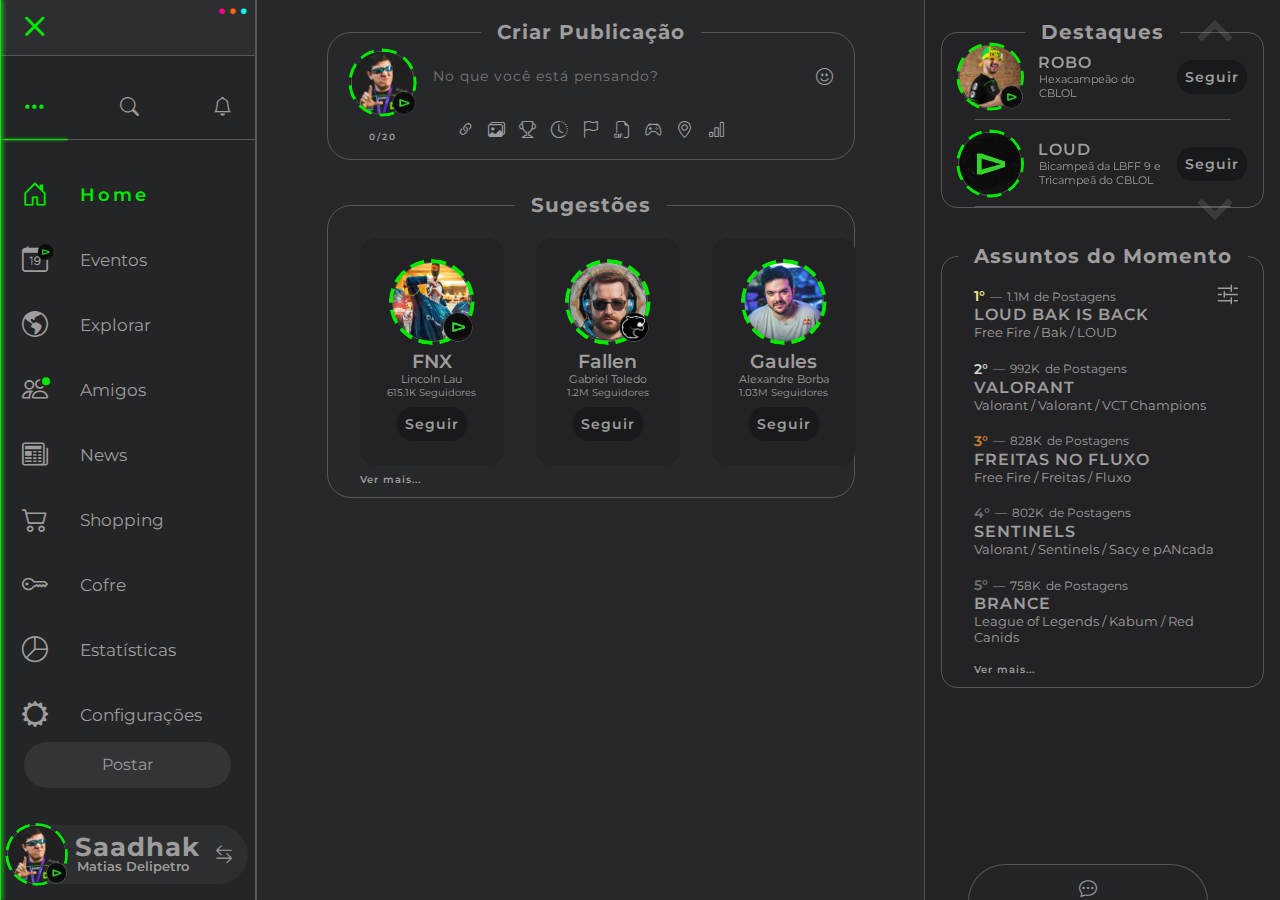
<file: index.html>
<!DOCTYPE html>
<html lang="pt-br">

<head>
    <meta charset="UTF-8">
    <meta http-equiv="X-UA-Compatible" content="IE=edge">
    <meta name="viewport" content="width=device-width, initial-scale=1.0">

    <link rel="icon" href="assets/logo.jpeg">
    <link rel="stylesheet" href="https://cdn.jsdelivr.net/npm/bootstrap-icons@1.10.5/font/bootstrap-icons.css">
    <link href='https://unpkg.com/boxicons@2.1.4/css/boxicons.min.css' rel='stylesheet'>
    <link rel="stylesheet" href="https://cdn.jsdelivr.net/npm/swiper@9/swiper-bundle.min.css" />
    <link rel="stylesheet" href="styles/variable.css">
    <link rel="stylesheet" href="styles/styles.css">

    <title>Bonfire</title>

</head>

<body class="">
    <nav>
        <section class="M-menu">
            <section class="M-top">
                <div class="M-open-close">
                    <i class="bi bi-list All-icon M-open"></i>
                    <i class="bi bi-x All-icon M-close"></i>
                </div>

                <div class="M-menu-color">
                    <i class="bi bi-circle-fill M-color M-color1 G-pink"></i>
                    <i class="bi bi-circle-fill M-color M-color2 G-orange"></i>
                    <i class="bi bi-circle-fill M-color M-color3 G-cyan"></i>
                </div>
            </section>

            <section class="M-slider">
                <i class="bi bi-three-dots active M-slider-options M-pages-icon All-icon" style="font-size: calc(var(--size-font-icons) + 0.3rem);"></i>
                <i class="bi bi-search M-slider-options M-search-icon All-icon"></i>
                <i class="bi bi-bell M-slider-options M-notifications-icon All-icon"></i>
                <span class="M-slider-bar"></span>
            </section>

            <section class="M-center">
                <article class="M-all-pages">
                        <a href="index.html" class="M-page M-home active">
                            <i class="bi bi-house-door M-page-icon All-icon"></i>
                            <span class="M-page-name">Home</span>
                        </a>
                        <a class="M-page M-events">
                            <i class="bi bi-calendar-date M-page-icon All-icon"></i>
                            <span class="M-page-name">Eventos</span>
                            <div class="M-event-notify">
                                <img src="assets/loud-logo.png" alt="Logo do Criador do Evento">
                            </div>
                        </a>
                        <a class="M-page M-explore">
                            <i class="bi bi-globe-americas M-page-icon All-icon"></i>
                            <span class="M-page-name">Explorar</span>
                        </a>
                        <a class="M-page M-friends">
                            <i class="bi bi-people M-page-icon All-icon"></i>
                            <span class="M-page-name">Amigos</span>
                            <i class="M-message-notify"></i>
                        </a>
                        <a class="M-page M-news">
                            <i class="bi bi-newspaper M-page-icon All-icon"></i>
                            <span class="M-page-name">News</span>
                        </a>
                        <a class="M-page M-shopping">
                            <i class="bi bi-cart2 M-page-icon All-icon"></i>
                            <span class="M-page-name">Shopping</span>
                        </a>
                        <a class="M-page M-safe">
                            <i class="bi bi-key M-page-icon All-icon"></i>
                            <span class="M-page-name">Cofre</span>
                        </a>
                        <a class="M-page M-statistics">
                            <i class="bi bi-pie-chart M-page-icon All-icon"></i>
                            <span class="M-page-name">Estatísticas</span>
                        </a>
                        <a href="config.html" class="M-page M-settings">
                            <i class="bi bi-gear-wide M-page-icon All-icon"></i>
                            <span class="M-page-name">Configurações</span>
                        </a>
                </article>

                <article class="M-post">
                    <span class="M-post-button">Postar</span>
                </article>
            </section>

            <section class="M-footer">
                <div class="M-footer-content">
                    <figure class="G-user-images">
                        <a href="" class="G-profile-img">
                            <img src="assets/perfil.png" alt="Foto de perfil">
                        </a>
                        <a href="" class="G-org-img">                    
                            <img src="assets/loud-logo.png" alt="Foto da organização">
                        </a>
                        <span class="G-user-status"></span>
                    </figure>
                    <div class="M-user-infos">
                        <span class="M-user-nick">Saadhak</span>
                        <span class="M-user-name">Matias Delipetro</span>
                    </div>

                    <i class="bi bi-arrow-left-right M-log-button All-icon"></i>    
                </div>

                <div class="M-log-actions close">
                    <ul>
                        <li>
                            <a href="" style="cursor: pointer;">
                                <span class="bi bi-people All-icon"></span>
                                <span class="M-title"> Alternar usuário </span>
                            </a>
                        </li>
                        <li>
                            <a style="cursor: pointer;">
                                <span class="bi bi-box-arrow-left All-icon"></span>
                                <span class="M-title M-log-out"> Sair </span>
                            </a>
                        </li>
                    </ul>
                </div>              
                </div>
            </section>  
        </section>

        <section class="M-notifications M-menu-section close">
            <section class="M-notifications-header">
                <div class="M-notifications-top">
                    <p class="M-section-title"> Notificações </p>
                    <i class="bi bi-three-dots-vertical All-icon"></i>
                </div>

                <div class="M-notifications-slider">
                    <p class="M-notifications-filter"> Todos </p>
                    <i class="bi bi-at active M-notifications-filter M-arroba-icon All-icon"></i>
                    <i class="bi bi-chat M-notifications-filter M-messages-icon All-icon"></i>
                    <i class="bi bi-patch-check M-notifications-filter M-verified-icon All-icon"></i>
                    <span class="M-notifications-slider-bar"></span>
                </div>
            </section>

            <section class="M-all-notifications">
                <div class="M-notify">
                    <p class="M-notifications-date">Hoje</p>
                </div>
                <div class="M-notify">
                    <p class="M-notifications-date">Ontem</p>
                </div>
                <div class="M-notify">
                    <p class="M-notifications-date">12/11/2023</p>
                </div>
                <div class="M-notify">
                    <p class="M-notifications-date">01/11/2023</p>
                </div>
                <div class="M-notify">
                    <p class="M-notifications-date">22/10/2023</p>
                </div>
                <div class="M-notify">
                    <p class="M-notifications-date">07/06/2023</p>
                </div>
                <div class="M-notify">
                    <p class="M-notifications-date">01/01/2022</p>
                </div>
                <div class="M-notify">
                    <p class="M-notifications-date">30/12/2021</p>
                </div>
                <div class="M-notify">
                    <p class="M-notifications-date">30/12/2021</p>
                </div>

                <p class="M-final-message"> Você não tem mais nenhuma notificação não lida!</p>
                <a href="" class="M-see-more"> Ver Todas...</a>
            </section>
        </section>

        <section class="M-search M-menu-section close">
            <section class="M-search-top">
                <p class="M-section-title"> Pesquisar </p>
                <i class="bi bi-three-dots-vertical All-icon"></i>
            </section>

            <section class="M-search-input">
                <i class="bi bi-keyboard All-icon"> </i>
                <input type="search" placeholder="Pesquisar...">
                <i class="bi bi-mic All-icon"> </i>
            </section>

            <section class="M-search-history">
                <p class="M-section-title"> Histórico de Pesquisa</p>

            </section>

        </section>
    </nav>

    <main>
        <section class="Q-quick-messages close">
            <span class="Q-message-pusher"><i class="bi bi-chat-dots All-icon"></i></span>
            <div class="Q-message-content">
                <p>MENSAGENS RÁPIDAS</p>
            </div>
        </section>

        <section class="H-timeline">
            <section class="H-publish">
                <h1 class="H-section-title">Criar Publicação</h1>
                <div class="H-left">
                    <figure class="G-user-images">
                        <a href="" class="G-profile-img">
                            <img src="assets/perfil.png" alt="Foto de perfil">
                        </a>
                        <a href="" class="G-org-img">                    
                            <img src="assets/loud-logo.png" alt="Foto da organização">
                        </a>
                        <div class="G-user-status"></div>
                    </figure>
                    <span class="H-characters"><span class="H-characters-number">0</span>/<span class="H-max-characters">20</span></span>
                </div>
        
                <input type="text" placeholder="No que você está pensando?" class="H-type-here" oninput="charactersLimit()">
                <i class="bi bi-emoji-smile All-icon"></i>
        
                <div class="H-annexes">
                    <i class="bi bi-link-45deg All-icon"></i>
                    <i class="bi bi-images All-icon"></i>
                    <i class="bi bi-trophy All-icon"></i>
                    <i class="bi bi-clock-history All-icon"></i>
                    <i class="bi bi-flag All-icon"></i>
                    <i class="bi bi-filetype-gif All-icon"></i>
                    <i class="bi bi-controller All-icon"></i>
                    <i class="bi bi-geo-alt All-icon"></i>
                    <i class="bi bi-bar-chart All-icon"></i>
                </div>
            </section>

            <section class="H-suggestions">
                <h1 class="H-section-title"> Sugestões </h1>
                <div class="H-all-profiles">
                    <div class="H-profile">
                        <figure class="G-user-images">
                            <a href="" class="G-profile-img">
                                <img src="assets/fnx.jpg" alt="Foto de perfil">
                            </a>
                            <a href="" class="G-org-img">                    
                                <img src="assets/loud-logo.png" alt="Foto da organização">
                            </a>
                            <span class="G-user-status"></span>
                        </figure>
                        <div class="H-user-texts">
                            <span class="H-user-nick">FNX</span>
                            <span class="H-user-name">Lincoln Lau</span>
                            <span class="H-follows"><span class="H-number-followers">615.1K </span>Seguidores</span>
                        </div>
                        <span class="H-follow">Seguir</span>
                    </div>
                    <div class="H-profile">
                        <figure class="G-user-images">
                            <a href="" class="G-profile-img">
                                <img src="assets/fallen.jpg" alt="Foto de perfil">
                            </a>
                            <a href="" class="G-org-img">                    
                                <img src="assets/furia-logo.png" alt="Foto da organização">
                            </a>
                            <span class="G-user-status"></span>
                        </figure>
                        <div class="H-user-texts">
                            <span class="H-user-nick">Fallen</span>
                            <span class="H-user-name">Gabriel Toledo</span>
                            <span class="H-follows"><span class="H-number-followers">1.2M </span>Seguidores</span>
                        </div>
                        <span class="H-follow">Seguir</span>
                    </div>
                    <div class="H-profile">
                        <figure class="G-user-images">
                            <a href="" class="G-profile-img">
                                <img src="assets/gaules.jpg" alt="Foto de perfil">
                            </a>
                            <!--
                                <a href="" class="G-org-img">                    
                                    <img src="" alt="Foto da organização">
                                </a>
                            -->
                            <span class="G-user-status"></span>
                        </figure>
                        <div class="H-user-texts">
                            <span class="H-user-nick">Gaules</span>
                            <span class="H-user-name">Alexandre Borba</span>
                            <span class="H-follows"><span class="H-number-followers">1.03M </span>Seguidores</span>
                        </div>
                        <span class="H-follow">Seguir</span>
                    </div>
                </div>
                <a href="" class="H-see-more-suggestions">Ver mais...</a>
            </section>
        </section>

        <aside class="H-aside">
            <section class="H-featured-profiles">
                <h1 class="H-section-title">Destaques</h1>
                <div class="H-profiles-swiper swiper">
                    <div class="H-all-profiles swiper-wrapper">
                        <div class="H-profile swiper-slide">
                            <div class="H-profile-content">
                                <figure class="G-user-images">
                                    <a href="" class="G-profile-img">
                                        <img src="assets/robo.jfif" alt="Foto de perfil">
                                    </a>
                                    <a href="" class="G-org-img">                    
                                        <img src="assets/loud-logo.png" alt="Foto da organização">
                                    </a>
                                    <span class="G-user-status"></span>
                                </figure>
                                <div class="H-user-texts">
                                    <span class="H-user-nick">ROBO</span>
                                    <span class="H-user-achievement">Hexacampeão do CBLOL</span>
                                </div>
                            </div>
                            <span class="H-follow">Seguir</span>
                        </div>
                        <div class="H-profile swiper-slide">
                            <div class="H-profile-content">
                                <figure class="G-user-images">
                                    <a href="" class="G-profile-img">
                                        <img src="assets/loud-logo.png" alt="Foto de perfil">
                                    </a>
                                    <!--
                                        <a href="" class="G-org-img">                    
                                            <img src="" alt="Foto da organização">
                                        </a>
                                    -->
                                    <span class="G-user-status"></span>
                                </figure>
                                <div class="H-user-texts">
                                    <span class="H-user-nick">LOUD</span>
                                    <span class="H-user-achievement">Bicampeã da LBFF 9 e Tricampeã do CBLOL</span>
                                </div>
                            </div>
                            <span class="H-follow">Seguir</span>
                        </div>
                        <div class="H-profile swiper-slide">
                            <div class="H-profile-content">
                                <figure class="G-user-images">
                                    <a href="" class="G-profile-img">
                                        <img src="assets/shini.jpg" alt="Foto de perfil">
                                    </a>
                                    <!--
                                        <a href="" class="G-org-img">                    
                                            <img src="" alt="Foto da organização">
                                        </a>
                                    -->
                                    <span class="G-user-status"></span>
                                </figure>
                                <div class="H-user-texts">
                                    <span class="H-user-nick">SHINI</span>
                                    <span class="H-user-achievement">Anuncia seu retorno ao competitivo de LOL</span>
                                </div>
                            </div>
                            <span class="H-follow">Seguir</span>
                        </div>
                        <div class="H-profile swiper-slide">
                            <div class="H-profile-content">
                                <figure class="G-user-images">
                                    <a href="" class="G-profile-img">
                                        <img src="assets/team-vitality-logo.jpg" alt="Foto de perfil">
                                    </a>
                                    <!--
                                        <a href="" class="G-org-img">                    
                                            <img src="" alt="Foto da organização">
                                        </a>
                                    -->
                                    <span class="G-user-status"></span>
                                </figure>
                                <div class="H-user-texts">
                                    <span class="H-user-nick">Team Vitality</span>
                                    <span class="H-user-achievement">Campeã do Major CS 2023</span>
                                </div>
                            </div>
                            <span class="H-follow">Seguir</span>
                        </div>
                        <div class="H-profile swiper-slide">
                            <div class="H-profile-content">
                                <figure class="G-user-images">
                                    <a href="" class="G-profile-img">
                                        <img src="assets/daiki.jpg" alt="Foto de perfil">
                                    </a>
                                    <a href="" class="G-org-img">                    
                                        <img src="assets/team-liquid-logo.png" alt="Foto da organização">
                                    </a>
                                    <span class="G-user-status"></span>
                                </figure>
                                <div class="H-user-texts">
                                    <span class="H-user-nick">Daiki</span>
                                    <span class="H-user-achievement"> Classificada para o mundial de Valorant Inclusivo</span>
                                </div>
                            </div>
                            <span class="H-follow">Seguir</span>
                        </div>
                        <div class="H-profile swiper-slide">
                            <div class="H-profile-content">
                                <figure class="G-user-images">
                                    <a href="" class="G-profile-img">
                                        <img src="assets/jazzghost.jpg" alt="Foto de perfil">
                                    </a>
                                    <!--
                                        <a href="" class="G-org-img">                    
                                            <img src="" alt="Foto da organização">
                                        </a>
                                    -->
                                    <span class="G-user-status"></span>
                                </figure>
                                <div class="H-user-texts">
                                    <span class="H-user-nick">Jazzghost</span>
                                    <span class="H-user-achievement">Alcança 14M de inscritos no Youtube</span>
                                </div>
                            </div>
                            <span class="H-follow">Seguir</span>
                        </div>
                        <div class="H-profile swiper-slide">
                            <div class="H-profile-content">
                                <figure class="G-user-images">
                                    <a href="" class="G-profile-img">
                                        <img src="assets/team-one-logo.jpg" alt="Foto de perfil">
                                    </a>
                                    <!--
                                        <a href="" class="G-org-img">                    
                                            <img src="" alt="Foto da organização">
                                        </a>
                                    -->
                                    <span class="G-user-status"></span>
                                </figure>
                                <div class="H-user-texts">
                                    <span class="H-user-nick">T1</span>
                                    <span class="H-user-achievement">Campeã Mundial de League Of Legends</span>
                                </div>
                            </div>
                            <span class="H-follow">Seguir</span>
                        </div>
                        <div class="H-profile swiper-slide">
                            <div class="H-profile-content">
                                <figure class="G-user-images">
                                    <a href="" class="G-profile-img">
                                        <img src="assets/cameram4n.jpg" alt="Foto de perfil">
                                    </a>
                                    <a href="" class="G-org-img">                    
                                        <img src="assets/los-logo2.jpg" alt="Foto da organização">
                                    </a>
                                    <span class="G-user-status"></span>
                                </figure>
                                <div class="H-user-texts">
                                    <span class="H-user-nick">Cameram4n</span>
                                    <span class="H-user-achievement">Anunciado pela equipe de Rainbow 6 da Los Grandes</span>
                                </div>
                            </div>
                            <span class="H-follow">Seguir</span>
                        </div>
                        <div class="H-profile swiper-slide">
                            <div class="H-profile-content">
                                <figure class="G-user-images">
                                    <a href="" class="G-profile-img">
                                        <img src="assets/bak.jpg" alt="Foto de perfil">
                                    </a>
                                    <a href="" class="G-org-img">                    
                                        <img src="assets/loud-logo.png" alt="Foto da organização">
                                    </a>
                                    <span class="G-user-status"></span>
                                </figure>
                                <div class="H-user-texts">
                                    <span class="H-user-nick">Bak</span>
                                    <span class="H-user-achievement">Retorna a sua antiga equipe, LOUD GG</span>
                                </div>
                            </div>
                            <span class="H-follow">Seguir</span>
                        </div>
                        <div class="H-profile swiper-slide">
                            <div class="H-profile-content">
                                <figure class="G-user-images">
                                    <a href="" class="G-profile-img">
                                        <img src="assets/dupreeh.webp" alt="Foto de perfil">
                                    </a>
                                    <!--
                                        <a href="" class="G-org-img">                    
                                            <img src="" alt="Foto da organização">
                                        </a>
                                    -->
                                    <span class="G-user-status"></span>
                                </figure>
                                <div class="H-user-texts">
                                    <span class="H-user-nick">Dupreeh</span>
                                    <span class="H-user-achievement">Pentacampeão mundial de CS:GO</span>
                                </div>
                            </div>
                            <span class="H-follow">Seguir</span>
                        </div>
                        <div class="H-profile swiper-slide">
                            <div class="H-profile-content">
                                <figure class="G-user-images">
                                    <a href="" class="G-profile-img">
                                        <img src="assets/mouz-logo.png" alt="Foto de perfil">
                                    </a>
                                    <!--
                                        <a href="" class="G-org-img">                    
                                            <img src="" alt="Foto da organização">
                                        </a>
                                    -->
                                    <span class="G-user-status"></span>
                                </figure>
                                <div class="H-user-texts">
                                    <span class="H-user-nick">Mouz E-sports</span>
                                    <span class="H-user-achievement">Campeã da ESL Pro League</span>
                                </div>
                            </div>
                            <span class="H-follow">Seguir</span>
                        </div>
                        <div class="H-profile swiper-slide">
                            <div class="H-profile-content">
                                <figure class="G-user-images">
                                    <a href="" class="G-profile-img">
                                        <img src="assets/team-liquid-logo.png" alt="Foto de perfil">
                                    </a>
                                    <!--
                                        <a href="" class="G-org-img">                    
                                            <img src="" alt="Foto da organização">
                                        </a>
                                    -->
                                    <span class="G-user-status"></span>
                                </figure>
                                <div class="H-user-texts">
                                    <span class="H-user-nick">Team Liquid BR</span>
                                    <span class="H-user-achievement">Vencedora da final do VCT Game Changers São Paulo</span>
                                </div>
                            </div>
                            <span class="H-follow">Seguir</span>
                        </div>
                        <div class="H-profile swiper-slide">
                            <div class="H-profile-content">
                                <figure class="G-user-images">
                                    <a href="" class="G-profile-img">
                                        <img src="assets/fla-esports-logo.jpg" alt="Foto de perfil">
                                    </a>
                                    <!--
                                        <a href="" class="G-org-img">                    
                                            <img src="" alt="Foto da organização">
                                        </a>
                                    -->
                                    <span class="G-user-status"></span>
                                </figure>
                                <div class="H-user-texts">
                                    <span class="H-user-nick">Flamengo E-sports</span>
                                    <span class="H-user-achievement">Vencedor da Copa NFA 2° Split 2023</span>
                                </div>
                            </div>
                            <span class="H-follow">Seguir</span>
                        </div>
                        <div class="H-profile swiper-slide">
                            <div class="H-profile-content">
                                <figure class="G-user-images">
                                    <a href="" class="G-profile-img">
                                        <img src="assets/tinonws.jpg" alt="Foto de perfil">
                                    </a>
                                    <a href="" class="G-org-img">                    
                                        <img src="assets/loud-logo.png" alt="Foto da organização">
                                    </a>
                                    <span class="G-user-status"></span>
                                </figure>
                                <div class="H-user-texts">
                                    <span class="H-user-nick">Tinowns</span>
                                    <span class="H-user-achievement">Campeão do CBLOL 2° split 2023</span>
                                </div>
                            </div>
                            <span class="H-follow">Seguir</span>
                        </div>
                        <div class="H-profile swiper-slide">
                            <div class="H-profile-content">
                                <figure class="G-user-images">
                                    <a href="" class="G-profile-img">
                                        <img src="assets/evil-geniuses-logo.jpg" alt="Foto de perfil">
                                    </a>
                                    <!--
                                        <a href="" class="G-org-img">                    
                                            <img src="" alt="Foto da organização">
                                        </a>
                                    -->
                                    <span class="G-user-status"></span>
                                </figure>
                                <div class="H-user-texts">
                                    <span class="H-user-nick">Evil Geniuses</span>
                                    <span class="H-user-achievement">Campeã do Valorant Champions Tour 2023</span>
                                </div>
                            </div>
                            <span class="H-follow">Seguir</span>
                        </div>
                        <div class="H-profile swiper-slide">
                            <div class="H-profile-content">
                                <figure class="G-user-images">
                                    <a href="" class="G-profile-img">
                                        <img src="assets/hummer-logo.jpg" alt="Foto de perfil">
                                    </a>
                                    <!--
                                        <a href="" class="G-org-img">                    
                                            <img src="" alt="Foto da organização">
                                        </a>
                                    -->
                                    <span class="G-user-status"></span>
                                </figure>
                                <div class="H-user-texts">
                                    <span class="H-user-nick">Hummer</span>
                                    <span class="H-user-achievement">Anuncia entrada no cenário inclusivo do Valorant</span>
                                </div>
                            </div>
                            <span class="H-follow">Seguir</span>
                        </div>
                        <div class="H-profile swiper-slide">
                            <div class="H-profile-content">
                                <figure class="G-user-images">
                                    <a href="" class="G-profile-img">
                                        <img src="assets/aspas.jpg" alt="Foto de perfil">
                                    </a>
                                    <a href="" class="G-org-img">                    
                                        <img src="assets/leviatan-logo.jpg" alt="Foto da organização">
                                    </a>
                                    <span class="G-user-status"></span>
                                </figure>
                                <div class="H-user-texts">
                                    <span class="H-user-nick">Aspas</span>
                                    <span class="H-user-achievement">MVP do VCT Américas 2023</span>
                                </div>
                            </div>
                            <span class="H-follow">Seguir</span>
                        </div>
                        <div class="H-profile swiper-slide">
                            <div class="H-profile-content">
                                <figure class="G-user-images">
                                    <a href="" class="G-profile-img">
                                        <img src="assets/freitas.jpg" alt="Foto de perfil">
                                    </a>
                                    <a href="" class="G-org-img">                    
                                        <img src="assets/fluxo-logo.png" alt="Foto da organização">
                                    </a>
                                    <span class="G-user-status"></span>
                                </figure>
                                <div class="H-user-texts">
                                    <span class="H-user-nick">Freitas FF</span>
                                    <span class="H-user-achievement">Anunciado como novo influenciador do Fluxo</span>
                                </div>
                            </div>
                            <span class="H-follow">Seguir</span>
                        </div>
                        <div class="H-profile swiper-slide">
                            <div class="H-profile-content">
                                <figure class="G-user-images">
                                    <a href="" class="G-profile-img">
                                        <img src="assets/fluxo-logo.png" alt="Foto de perfil">
                                    </a>
                                    <!--
                                        <a href="" class="G-org-img">                    
                                            <img src="" alt="Foto da organização">
                                        </a>
                                    -->
                                    <span class="G-user-status"></span>
                                </figure>
                                <div class="H-user-texts">
                                    <span class="H-user-nick">Fluxo GG</span>
                                    <span class="H-user-achievement">Apresenta line-up feminina para a Taça das Patroas</span>
                                </div>
                            </div>
                            <span class="H-follow">Seguir</span>
                        </div>
                        <div class="H-profile swiper-slide">
                            <div class="H-profile-content">
                                <figure class="G-user-images">
                                    <a href="" class="G-profile-img">
                                        <img src="assets/xand.jpg" alt="Foto de perfil">
                                    </a>
                                    <!--
                                        <a href="" class="G-org-img">                    
                                            <img src="" alt="Foto da organização">
                                        </a>
                                    -->
                                    <span class="G-user-status"></span>
                                </figure>
                                <div class="H-user-texts">
                                    <span class="H-user-nick">Xand</span>
                                    <span class="H-user-achievement">Transferência encaminhada para a 00Nation</span>
                                </div>
                            </div>
                            <span class="H-follow">Seguir</span>
                        </div>
                    </div>
                </div>
                <i class='bx bx-chevron-down All-icon H-arrows H-arrow-preview'></i>
                <i class='bx bx-chevron-down All-icon H-arrows H-arrow-next'></i>
            </section>
            
            <section class="H-trending-topics">
                <h1 class="H-section-title">Assuntos do Momento</h1>
                <i class="bi bi-sliders2 H-trending-filter All-icon"></i>
                <div class="H-all-trends">
                    <a href="" class="H-trend" id="H-first-trend">
                        <p class="H-trend-numbers"><span class="H-trend-ranking">1°</span> — <span class="H-trend-number-posts">1.1M</span> de Postagens</p>
                        <p class="H-trend-topic">Loud Bak is back</p>
                        <p class="H-trend-markers"><span class="H-trend-game">Free Fire</span> / <span class="H-trend-main-tag">Bak</span> / <span class="H-trend-secondary-tag">LOUD</span></p>
                    </a>
                    <a href="" class="H-trend" id="H-second-trend">
                        <p class="H-trend-numbers"><span class="H-trend-ranking">2°</span> — <span class="H-trend-number-posts">992K</span> de Postagens</p>
                        <p class="H-trend-topic">Valorant</p>
                        <p class="H-trend-markers"><span class="H-trend-game">Valorant</span> / <span class="H-trend-main-tag">Valorant</span> / <span class="H-trend-secondary-tag">VCT Champions</span></p>
                    </a>
                    <a href="" class="H-trend" id="H-third-trend">
                        <p class="H-trend-numbers"><span class="H-trend-ranking">3°</span> — <span class="H-trend-number-posts">828K</span> de Postagens</p>
                        <p class="H-trend-topic">Freitas no Fluxo</p>
                        <p class="H-trend-markers"><span class="H-trend-game">Free Fire</span> / <span class="H-trend-main-tag">Freitas</span> / <span class="H-trend-secondary-tag">Fluxo</span></p>
                    </a>
                    <a href="" class="H-trend" id="H-fourth-trend">
                        <p class="H-trend-numbers"><span class="H-trend-ranking">4°</span> — <span class="H-trend-number-posts">802K</span> de Postagens</p>
                        <p class="H-trend-topic">Sentinels</p>
                        <p class="H-trend-markers"><span class="H-trend-game">Valorant</span> / <span class="H-trend-main-tag">Sentinels</span> / <span class="H-trend-secondary-tag">Sacy e pANcada</span></p>
                    </a>
                    <a href="" class="H-trend" id="H-fifth-trend">
                        <p class="H-trend-numbers"><span class="H-trend-ranking">5°</span> — <span class="H-trend-number-posts">758K</span> de Postagens</p>
                        <p class="H-trend-topic">Brance</p>
                        <p class="H-trend-markers"><span class="H-trend-game">League of Legends</span> / <span class="H-trend-main-tag">Kabum</span> / <span class="H-trend-secondary-tag">Red Canids</span></p>
                    </a>
                </div>
                <a href="trends.html" class="H-see-more">Ver mais...</a>
            </section>
            
        </aside>
    </main>
    
    <section>
        <!--SEÇÃO PARA DEFINIÇÃO DE MODAIS -->
        <div class="M-log-out-modal">
            <!--Aparece ao Clicar no botão de Log Out na S-Settings-->
            <div class="M-log-out-modal-container">
                <i class="bi bi-x M-close-log-out-icon All-icon"></i>
                <h4>Tem certeza que deseja SAIR ?</h4>
                <div class="M-log-out-modal-buttons">
                    <button class="M-cancel-log-out">CANCELAR</button>
                    <button class="M-confirm-log-out">SAIR</button>
                </div>
            </div>
        </div>
    </section>

    <script src="https://cdn.jsdelivr.net/npm/swiper@9/swiper-bundle.min.js"></script>
    <script src="js/index.js"></script>
</body>

</html>
</file>
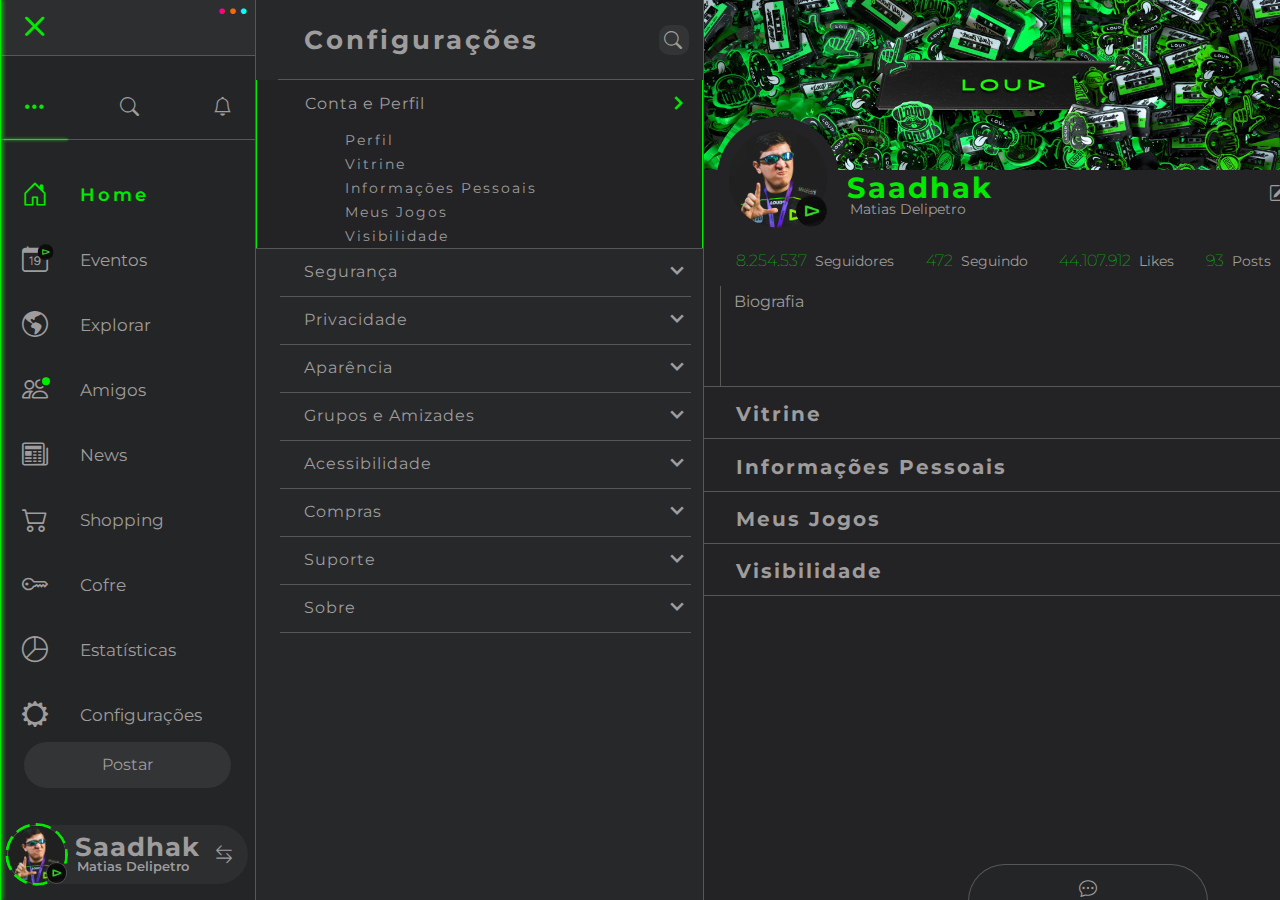
<file: config.html>
<!DOCTYPE html>
<html lang="pt-br">

<head>
    <meta charset="UTF-8">
    <meta http-equiv="X-UA-Compatible" content="IE=edge">
    <meta name="viewport" content="width=device-width, initial-scale=1.0">

    <link rel="icon" href="assets/logo.jpeg">
    <link rel="stylesheet" href="https://cdn.jsdelivr.net/npm/bootstrap-icons@1.10.5/font/bootstrap-icons.css">
    <link href='https://unpkg.com/boxicons@2.1.4/css/boxicons.min.css' rel='stylesheet'>
    <link rel="stylesheet" href="https://cdn.jsdelivr.net/npm/swiper@9/swiper-bundle.min.css" />
    <link rel="stylesheet" href="styles/variable.css">
    <link rel="stylesheet" href="styles/styles.css">

    <title>Bonfire</title>

</head>

<body class="">
    <nav>
        <section class="M-menu">
            <section class="M-top">
                <div class="M-open-close">
                    <i class="bi bi-list All-icon M-open"></i>
                    <i class="bi bi-x All-icon M-close"></i>
                </div>

                <div class="M-menu-color">
                    <i class="bi bi-circle-fill M-color M-color1 G-pink"></i>
                    <i class="bi bi-circle-fill M-color M-color2 G-orange"></i>
                    <i class="bi bi-circle-fill M-color M-color3 G-cyan"></i>
                </div>
            </section>

            <section class="M-slider">
                <i class="bi bi-three-dots active M-slider-options M-pages-icon All-icon" style="font-size: calc(var(--size-font-icons) + 0.3rem);"></i>
                <i class="bi bi-search M-slider-options M-search-icon All-icon"></i>
                <i class="bi bi-bell M-slider-options M-notifications-icon All-icon"></i>
                <span class="M-slider-bar"></span>
            </section>

            <section class="M-center">
                <article class="M-all-pages">
                        <a href="index.html" class="M-page M-home active">
                            <i class="bi bi-house-door M-page-icon All-icon"></i>
                            <span class="M-page-name">Home</span>
                        </a>
                        <a class="M-page M-events">
                            <i class="bi bi-calendar-date M-page-icon All-icon"></i>
                            <span class="M-page-name">Eventos</span>
                            <div class="M-event-notify">
                                <img src="assets/loud-logo.png" alt="Logo do Criador do Evento">
                            </div>
                        </a>
                        <a class="M-page M-explore">
                            <i class="bi bi-globe-americas M-page-icon All-icon"></i>
                            <span class="M-page-name">Explorar</span>
                        </a>
                        <a class="M-page M-friends">
                            <i class="bi bi-people M-page-icon All-icon"></i>
                            <span class="M-page-name">Amigos</span>
                            <i class="M-message-notify"></i>
                        </a>
                        <a class="M-page M-news">
                            <i class="bi bi-newspaper M-page-icon All-icon"></i>
                            <span class="M-page-name">News</span>
                        </a>
                        <a class="M-page M-shopping">
                            <i class="bi bi-cart2 M-page-icon All-icon"></i>
                            <span class="M-page-name">Shopping</span>
                        </a>
                        <a class="M-page M-safe">
                            <i class="bi bi-key M-page-icon All-icon"></i>
                            <span class="M-page-name">Cofre</span>
                        </a>
                        <a class="M-page M-statistics">
                            <i class="bi bi-pie-chart M-page-icon All-icon"></i>
                            <span class="M-page-name">Estatísticas</span>
                        </a>
                        <a href="config.html" class="M-page M-settings">
                            <i class="bi bi-gear-wide M-page-icon All-icon"></i>
                            <span class="M-page-name">Configurações</span>
                        </a>
                </article>

                <article class="M-post">
                    <span class="M-post-button">Postar</span>
                </article>
            </section>

            <section class="M-footer">
                <div class="M-footer-content">
                    <figure class="G-user-images">
                        <a href="" class="G-profile-img">
                            <img src="assets/perfil.png" alt="Foto de perfil">
                        </a>
                        <a href="" class="G-org-img">                    
                            <img src="assets/loud-logo.png" alt="Foto da organização">
                        </a>
                        <span class="G-user-status"></span>
                    </figure>
                    <div class="M-user-infos">
                        <span class="M-user-nick">Saadhak</span>
                        <span class="M-user-name">Matias Delipetro</span>
                    </div>

                    <i class="bi bi-arrow-left-right M-log-button All-icon"></i>    
                </div>

                <div class="M-log-actions close">
                    <ul>
                        <li>
                            <a href="" style="cursor: pointer;">
                                <span class="bi bi-people All-icon"></span>
                                <span class="M-title"> Alternar usuário </span>
                            </a>
                        </li>
                        <li>
                            <a style="cursor: pointer;">
                                <span class="bi bi-box-arrow-left All-icon"></span>
                                <span class="M-title M-log-out"> Sair </span>
                            </a>
                        </li>
                    </ul>
                </div>              
                </div>
            </section>  
        </section>

        <section class="M-notifications M-menu-section close">
            <section class="M-notifications-header">
                <div class="M-notifications-top">
                    <p class="M-section-title"> Notificações </p>
                    <i class="bi bi-three-dots-vertical All-icon"></i>
                </div>

                <div class="M-notifications-slider">
                    <p class="M-notifications-filter"> Todos </p>
                    <i class="bi bi-at active M-notifications-filter M-arroba-icon All-icon"></i>
                    <i class="bi bi-chat M-notifications-filter M-messages-icon All-icon"></i>
                    <i class="bi bi-patch-check M-notifications-filter M-verified-icon All-icon"></i>
                    <span class="M-notifications-slider-bar"></span>
                </div>
            </section>

            <section class="M-all-notifications">
                <div class="M-notify">
                    <p class="M-notifications-date">Hoje</p>
                </div>
                <div class="M-notify">
                    <p class="M-notifications-date">Ontem</p>
                </div>
                <div class="M-notify">
                    <p class="M-notifications-date">12/11/2023</p>
                </div>
                <div class="M-notify">
                    <p class="M-notifications-date">01/11/2023</p>
                </div>
                <div class="M-notify">
                    <p class="M-notifications-date">22/10/2023</p>
                </div>
                <div class="M-notify">
                    <p class="M-notifications-date">07/06/2023</p>
                </div>
                <div class="M-notify">
                    <p class="M-notifications-date">01/01/2022</p>
                </div>
                <div class="M-notify">
                    <p class="M-notifications-date">30/12/2021</p>
                </div>
                <div class="M-notify">
                    <p class="M-notifications-date">30/12/2021</p>
                </div>

                <p class="M-final-message"> Você não tem mais nenhuma notificação não lida!</p>
                <a href="" class="M-see-more"> Ver Todas...</a>
            </section>
        </section>

        <section class="M-search M-menu-section close">
            <section class="M-search-top">
                <p class="M-section-title"> Pesquisar </p>
                <i class="bi bi-three-dots-vertical All-icon"></i>
            </section>

            <section class="M-search-input">
                <i class="bi bi-keyboard All-icon"> </i>
                <input type="search" placeholder="Pesquisar...">
                <i class="bi bi-mic All-icon"> </i>
            </section>

            <section class="M-search-history">
                <p class="M-section-title"> Histórico de Pesquisa</p>

            </section>

        </section>
    </nav>
    
    <main>
        <section class="Q-quick-messages close">
            <span class="Q-message-pusher"><i class="bi bi-chat-dots All-icon"></i></span>
            <div class="Q-message-content">
                <p>MENSAGENS RÁPIDAS</p>
            </div>
        </section>

        <section class="S-settings">
            <div class="S-top">
                <a href="config.php"><span class="S-tittle"> Configurações </span></a>
                <div class="S-others-functions">
                    <i class='bi bi-search S-search-icon All-icon'><span class="icon-hover">Pesquisar</span></i>
                </div>
            </div>
            <div class="S-div-search close">
                <div class="S-search-buttom">
                    <i class='bi bi-keyboard All-icon'></i>
                    <input type="search" placeholder="Pesquisar nas configurações">
                    <i class='bi bi-mic All-icon'></i>
                </div>
            </div>
            <div class="S-center">
                <ul>
                    <li class="S-buttom active"> <span> Conta e Perfil </span>
                        <ul class="S-subbuttom">
                            <span class='bx bx-chevron-down All-icon All-arrows S-open-list-icon'></span>
                            <li>
                                <p><a href="#S-profile">Perfil</a></p>
                            </li>
                            <li>
                                <p><a href="#S-showcase">Vitrine</a></p>
                            </li>
                            <li>
                                <p><a href="#S-user-informations">Informações Pessoais</a></p>
                            </li>
                            <li>
                                <p><a href="#S-my-games">Meus Jogos</a></p>
                            </li>
                            <li>
                                <p><a href="#S-visibility">Visibilidade</a></p>
                            </li>
                        </ul>
                    </li>


                    <li class="S-buttom"> <span> Segurança </span>
                        <ul class="S-subbuttom">
                            <span class='bx bx-chevron-down All-icon All-arrows S-open-list-icon'></span>
                            <li>
                                <p><a href="">Email e Senha</a> </p>
                            </li>
                            <li>
                                <p><a href="">Autenticação de 2 fatores</a> </p>
                            </li>
                        </ul>
                    </li>


                    <li class="S-buttom"> <span> Privacidade </span>
                        <ul class="S-subbuttom">
                            <span class='bx bx-chevron-down All-icon All-arrows S-open-list-icon'></span>
                            <li>
                                <p><a href="">Contas Bloqueadas</a> </p>
                            </li>
                            <li>
                                <p><a href="">Notificações</a> </p>
                            </li>
                            <li>
                                <p><a href="">Interações</a> </p>
                            </li>
                            <li>
                                <p> <a href="">Solicitações e Mensagens</a></p>
                            </li>
                            <li>
                                <p><a href="">Política de Privacidade</a></p>
                            </li>
                        </ul>
                    </li>


                    <li class="S-buttom"> <span> Aparência </span>
                        <ul class="S-subbuttom">
                            <span class='bx bx-chevron-down All-icon All-arrows S-open-list-icon'></span>
                            <li>
                                <p><a href="#S-theme">Tema</a> </p>
                            </li>
                            <li>
                                <p><a href="#S-font-style">Fonte</a> </p>
                            </li>
                        </ul>
                    </li>


                    <li class="S-buttom"> <span> Grupos e Amizades </span>
                        <ul class="S-subbuttom">
                            <span class='bx bx-chevron-down All-icon All-arrows S-open-list-icon'></span>
                            <li>
                                <p><a href="">Seguindo e Seguidores</a> </p>
                            </li>
                            <li>
                                <p><a href="">Melhores Amigos</a> </p>
                            </li>
                            <li>
                                <p><a href="">Organização</a> </p>
                            </li>
                            <li>
                                <p><a href="">Comunidades</a> </p>
                            </li>
                        </ul>
                    </li>


                    <li class="S-buttom"> <span> Acessibilidade </span>
                        <ul class="S-subbuttom">
                            <span class='bx bx-chevron-down All-icon All-arrows S-open-list-icon'></span>
                            <li>
                                <p><a href="">Idioma</a></p>
                            </li>
                        </ul>
                    </li>


                    <li class="S-buttom"> <span> Compras </span>
                        <ul class="S-subbuttom">
                            <span class='bx bx-chevron-down All-icon All-arrows S-open-list-icon'></span>
                        </ul>
                    </li>


                    <li class="S-buttom"> <span> Suporte </span>
                        <ul class="S-subbuttom">
                            <span class='bx bx-chevron-down All-icon All-arrows S-open-list-icon'></span>
                            <li>
                                <p><a href="#S-faq"> Perguntas Frequentes </a></p>
                            </li>
                            <li>
                                <p><a href="#S-report-problems"> Relatar um Problema </a></p>
                            </li>
                            <li>
                                <p><a href="#S-feedback"> Feedback </a></p>
                            </li>
                        </ul>
                    </li>

                    <li class="S-buttom"> <span> Sobre </span>
                        <ul class="S-subbuttom">
                            <span class='bx bx-chevron-down All-icon All-arrows S-open-list-icon'></span>
                            <li>
                                <p><a href="#S-bonfire">Bonfire</a></p>
                            </li>
                            <li>
                                <p><a href="#S-team">Equipe</a></p>
                            </li>
                            <li>
                                <p><a href="#S-CEFET">CEFET</a></p>
                            </li>
                        </ul>
                    </li>
                </ul>
            </div>
        </section>

        <aside class="S-subsettings">
            <section class="S-account-profile S-tier active" style="padding-top: 0;">
                <section id="S-section-divisions">
                    <article class="S-profile" id="S-profile">
                        <div class="S-cover">
                            <img src="assets/loud-capa.jpg" alt="Imagem de capa" class="cover">
                        </div>
                        <div class="S-profile-content">
                            <figure class="G-user-images">
                                <a href="" class="G-profile-img">
                                    <img src="assets/perfil.png" alt="Foto de Perfil" class="perfil-img">
                                </a>
                                <a href="" class="G-org-img">
                                    <img src="assets/loud-logo.png" alt="Foto da Org" class="org-img">
                                </a>
                            </figure>
                            <div class="S-user-informations">
                                <p class="nick">Saadhak</p>
                                <p class="name">Matias Delipetro</p>
                            </div>
                            <a href="">
                                <i class="bi bi-pencil-square All-icon S-edit-profile-icon">
                                    <span class="icon-hover">Editar Perfil</span></i>
                            </a>
                        </div>
                        <div class="S-profile-numbers">
                            <span class="seguidores"> <b> 8.254.537 </b> Seguidores </span>
                            <span class="seguindo"> <b> 472 </b> Seguindo </span>
                            <span class="likes"> <b> 44.107.912 </b> Likes </span>
                            <span class="posts"> <b> 93 </b> Posts </span>
                        </div>
                        <div class="S-bio">
                            <p> Biografia </p>
                            <textarea name="bio"> </textarea>
                        </div>

                    </article>

                    <article class="S-showcase" id="S-showcase">
                        <h1 class="S-article-title"> Vitrine </h1>
                    </article>

                    <article class="S-user-informations" id="S-user-informations">
                        <h1 class="S-article-title"> Informações Pessoais </h1>
                    </article>

                    <article class="S-my-games" id="S-my-games">
                        <h1 class="S-article-title"> Meus Jogos </h1>
                    </article>

                    <article class="S-visibility" id="S-visibility">
                        <h1 class="S-article-title"> Visibilidade </h1>
                    </article>
                </section>
            </section>

            <section class="S-security S-tier">
                <section id="S-section-divisions">
                    SEGURANÇA
                </section>
            </section>
            <section class="S-privacy S-tier">
                <section id="S-section-divisions">
                    PRIVACIDADE
                </section>
            </section>

            <section class="S-appearence S-tier">
                <section id="S-section-divisions">
                    <article class="S-theme" id="S-theme">
                        <p class="S-theme-tips">Sinta-se à vontade para personalizar o <strong>Bonfire</strong>
                             de acordo com a<br> sua identidade<strong>!</strong></p>
                        <h1 class="S-article-title"> Tema </h1>
                        <div class="S-toggle-mode">
                            <p class="S-article-subtitle"> Modo Claro / Escuro </p>
                            <input type="checkbox" class="S-checkbox" id="S-chk">
                            <label class="S-label" for="S-chk">
                                <i class='bi bi-sun-fill S-sun'></i>
                                <i class='bi bi-moon-fill S-moon'></i>
                                <span class="S-ball"> </span>
                            </label>
                        </div>

                        <p class="S-article-subtitle"> Paleta de Cores </p>
                        <div class="S-toggle-colors">
                            <div class="S-colors G-white"></div>
                            <div class="S-colors G-red"></div>
                            <div class="S-colors G-orange"></div>
                            <div class="S-colors G-yellow"></div>
                            <div class="S-colors G-green"></div>
                            <div class="S-colors G-cyan"></div>
                            <div class="S-colors G-blue"></div>
                            <div class="S-colors G-purple"></div>
                            <div class="S-colors G-pink"></div>
                        </div>
                    </article>

                    <article class="S-font-style" id="S-font-style">
                        <h1 class="S-article-title"> Fonte </h1>

                        <p class="S-article-subtitle"> Tipo </p>
                        <div class="S-font-type">
                        </div>

                        <p class="S-article-subtitle"> Tamanho </p>
                        <div class="S-all-font-size">
                            <i class="bi bi-dash S-font-size-minus All-icon"></i>
                            <input type="range" min="1" max="7" class="S-font-size-range">
                            <i class="bi bi-plus S-font-size-plus All-icon"></i>
                            <p class="S-font-size-value"> 4 </p>
                        </div>

                        <i class="bi bi-sliders S-font-config All-icon"></i>
                        <div class="S-font-advanced-config close">
                            <h1 class="S-article-title"> Alterar tamanhos específicos </h1>
                            <p class="S-article-subtitle"> Títulos </p>

                            <div class="S-title-font-size">
                                <input type="range" min="23" max="29" value="26"
                                    class="S-font-size-range S-title-font-size-range">
                                <p class="S-font-size-value S-title-font-size-value"> 26 </p>
                            </div>

                            <p class="S-article-subtitle"> Ícones </p>
                            <div class="S-icons-font-size">
                                <input type="range" min="15" max="21" value="18"
                                    class="S-font-size-range S-icons-font-size-range">
                                <p class="S-font-size-value S-icons-font-size-value"> 18 </p>
                            </div>


                            <p class="S-article-subtitle"> Subtítulos </p>
                            <div class="S-subtitle-font-size">
                                <input type="range" min="13" max="19" value="16"
                                    class="S-font-size-range S-subtitle-font-size-range">
                                <p class="S-font-size-value S-subtitle-font-size-value"> 16 </p>
                            </div>


                            <p class="S-article-subtitle"> Textos </p>
                            <div class="S-text-font-size">
                                <input type="range" min="11" max="17" value="14"
                                    class="S-font-size-range S-text-font-size-range">
                                <p class="S-font-size-value S-text-font-size-value"> 14 </p>
                            </div>
                        </div>
                    </article>
                </section>
            </section>

            <section class="S-groups-friends S-tier">
                <section id="S-section-divisions">
                    GRUPOS E AMIZADES
                </section>
            </section>

            <section class="S-accessibility S-tier">
                <section id="S-section-divisions">
                    ACESSIBILIDADE
                </section>
            </section>

            <section class="S-shopping S-tier">
                <section id="S-section-divisions">
                    COMPRAS
                </section>
            </section>

            <section class="S-suport S-tier">
                <section id="S-section-divisions">
                    <article class="S-faq" id="S-faq">
                        <h1 class="S-article-title"> Perguntas Frequentes </h1>
                        <div class="S-questions-section">
                            <h4 class="S-generalQ-title active"> GERAL </h4>
                            <h4 class="S-otherQ-title"> Outros </h4>
                            <span class="S-line S-geral-active"> </span>
                        </div>
                        <div class="S-all-questions">
                            <div class="S-other-questions">
                                <ul>
                                    <li class="S-questions">
                                        <span> Como funciona o sistema de conversas privadas ?</span>
                                        <ul>
                                            <li class="S-answers closed">
                                                <span> DSADSADSADSDADADSSD </span>
                                            </li>
                                        </ul>
                                    </li>
                                    <li class="S-questions">
                                        <span> Como denunciar comportamento inadequado ou spam ?</span>
                                        <ul>
                                            <li class="S-answers closed">
                                                <span> Resposta </span>
                                            </li>
                                        </ul>
                                    </li>
                                    <li class="S-questions">
                                        <span> Posso vincular minha conta da rede social a outras contas de jogos
                                            ?</span>
                                        <ul>
                                            <li class="S-answers closed">
                                                <span> Resposta </span>
                                            </li>
                                        </ul>
                                    </li>
                                    <li class="S-questions">
                                        <span> Como posso encontrar informações sobre atualizações de jogos e patches
                                            ?</span>
                                        <ul>
                                            <li class="S-answers closed">
                                                <span> Resposta </span>
                                            </li>
                                        </ul>
                                    </li>
                                    <li class="S-questions">
                                        <span> Existe um limite para o tamanho das comunidades na plataforma ?</span>
                                        <ul>
                                            <li class="S-answers closed">
                                                <span><span class="G-wrong">NÃO!</span> Por padrão, todas as comunidades do Bonfire possuem a capacidade de comportar um número ilimitado de membros, porém, durante a criação de uma comunidade, o usuário criador tem a opção de definir um número limite para a quantidade de membros dentro daquela comunidade. Dessa forma, os administradores da comunidade deverão fazer o control do fluxo de membros do grupo. </span>
                                            </li>
                                        </ul>
                                    </li>
                                    <li class="S-questions">
                                        <span> Quais são os benefícios de ter uma conta verificada na plataforma
                                            ?</span>
                                        <ul>
                                            <li class="S-answers closed">
                                                <span> Resposta </span>
                                            </li>
                                        </ul>
                                    </li>
                                    <li class="S-questions">
                                        <span> Posso compartilhar minha agenda de transmissões ao vivo com outros
                                            jogadores ?</span>
                                        <ul>
                                            <li class="S-answers closed">
                                                <span> Resposta </span>
                                            </li>
                                        </ul>
                                    </li>
                                    <li class="S-questions">
                                        <span> Existe um sistema de prêmios ou reconhecimento para os mais ativos na
                                            plataforma ?</span>
                                        <ul>
                                            <li class="S-answers closed">
                                                <span> Resposta </span>
                                            </li>
                                        </ul>
                                    </li>
                                    <li class="S-questions">
                                        <span> Existe um sistema de tradução automática para interagir com pessoas de
                                            diferentes idiomas ?</span>
                                        <ul>
                                            <li class="S-answers closed">
                                                <span> Resposta </span>
                                            </li>
                                        </ul>
                                    </li>
                                    <li class="S-questions">
                                        <span> Como faço para criar ou participar de discussões temáticas sobre jogos
                                            específicos ?</span>
                                        <ul>
                                            <li class="S-answers closed">
                                                <span> Resposta </span>
                                            </li>
                                        </ul>
                                    </li>
                                    <li class="S-questions">
                                        <span> Existe uma opção para agendar, criar ou compartilhar eventos futuros de
                                            jogos ?</span>
                                        <ul>
                                            <li class="S-answers closed">
                                                <span> Resposta </span>
                                            </li>
                                        </ul>
                                    </li>
                                </ul>
                            </div>

                            <div class="S-general-questions active">
                                <ul>
                                    <li class="S-questions">
                                        <span> Como desativar ou excluir minha conta ?</span>
                                        <ul>
                                            <li class="S-answers closed">
                                                <span>1. Na página de configurações, selecione a opção <a href="#S-profile" class="S-pages">Contas e Perfil</a>.<br>
                                                2. Role até o final da seção.<br>
                                                3. Selecione ou a opção desativar conta ou excluir conta.<br><br>
                                                <p style="text-align: center;">A desativação de uma conta é temporária e poderá ser desfeita a qualquer momento. Já a exclusão de uma conta
                                                     é permanente e <span class="G-wrong">NÃO</span> poderá ser desfeita!</p><br>
                                                5. Confirme a operação.<br>
                                                6. Digite a senha da conta para confirmar a operação novamente.</span>
                                            </li>
                                        </ul>
                                    </li>
                                    <li class="S-questions">
                                        <span> Como criar uma comunidade ?</span>
                                        <ul>
                                            <li class="S-answers closed">
                                                <span> Resposta </span>
                                            </li>
                                        </ul>
                                    </li>
                                    <li class="S-questions">
                                        <span> Como alterar a minha senha ?</span>
                                        <ul>
                                            <li class="S-answers closed">
                                                <span> Resposta </span>
                                            </li>
                                        </ul>
                                    </li>
                                    <li class="S-questions">
                                        <span> Como criar um campeonato ?</span>
                                        <ul>
                                            <li class="S-answers closed">
                                                <span> Resposta </span>
                                            </li>
                                        </ul>
                                    </li>
                                    <li class="S-questions">
                                        <span> Como participar de um campeonato ?</span>
                                        <ul>
                                            <li class="S-answers closed">
                                                <span> Resposta </span>
                                            </li>
                                        </ul>
                                    </li>
                                    <li class="S-questions">
                                        <span> Como bloquear usuários ?</span>
                                        <ul>
                                            <li class="S-answers closed">
                                                <span> 
                                                    1. Abra o perfil do usuário que deseja bloquear.<br>
                                                    2. Selecione a opção "Bloquear".<br><br>
                                                    <p style="text-align: center; font-weight: 600; font-size: var(--size-font-subtitle); color: var(--white-to-black-color);"> OU</p><br>
                                                    1. Nas configurações, vá para a seção <a href="#S-privacy" class="S-pages">Privacidade</a>.<br>
                                                    2. Clique no artigo "Contas Bloqueadas".<br>
                                                    3. Selecione a opção "Bloquear outros Usuários".<br>
                                                    4. Pesquise ou selecione o perfil que deseja bloquear e confirme a operação.
                                                </span>
                                            </li>
                                        </ul>
                                    </li>
                                    <li class="S-questions">
                                        <span> Como mudar para um perfil privado ?</span>
                                        <ul>
                                            <li class="S-answers closed">
                                                <span>
                                                       1. Ainda nas configurações, vá até a seção <a href="#S-privacy" class="S-pages">Privacidade</a>.<br>
                                                       2. Role até a até encontrar o artigo: "Mudar para um perfil privado".<br>
                                                       3. Selecione a opção e faça a troca.<br><br>
                                                       <p style="text-align: center;">A mudança para um perfil privado pode ser desfeita a qualquer momento!</p>
                                                </span>
                                            </li>
                                        </ul>
                                    </li>
                                    <li class="S-questions">
                                        <span> Como criar uma conta secundária ?</span>
                                        <ul>
                                            <li class="S-answers closed">
                                                <span> Resposta </span>
                                            </li>
                                        </ul>
                                    </li>
                                    <li class="S-questions">
                                        <span> Como denunciar um perfil ?</span>
                                        <ul>
                                            <li class="S-answers closed">
                                                <span> Resposta </span>
                                            </li>
                                        </ul>
                                    </li>
                                    <li class="S-questions">
                                        <span> Como vender um produto ?</span>
                                        <ul>
                                            <li class="S-answers closed">
                                                <span> Resposta </span>
                                            </li>
                                        </ul>
                                    </li>
                                </ul>
                            </div>
                        </div>
                    </article>

                    <article class="S-report-problems" id="S-report-problems">
                        <span class="S-service-terms"><a href=""> Termos de Serviço</a></span>

                        <h1 class="S-article-title"> Relatar um Problema </h1>
                        <p class="S-article-subtitle"> Tags </p>
                        <p class="S-article-description"> Quais das opções abaixo reflete melhor o seu problema? </p>

                        <div class="S-report-tags">
                            <div class="S-tags">
                                Senha
                            </div>
                            <div class="S-tags">
                                Email
                            </div>
                            <div class="S-tags">
                                Comunidades
                            </div>
                            <div class="S-tags">
                                Loja
                            </div>
                            <div class="S-tags">
                                Atualizações
                            </div>
                            <div class="S-tags">
                                Amizades
                            </div>
                            <div class="S-tags">
                                Campeonatos
                            </div>
                            <div class="S-tags">
                                Login
                            </div>
                            <div class="S-tags">
                                Chat
                            </div>
                            <div class="S-tags">
                                Eventos
                            </div>
                            <div class="S-tags">
                                Jogos
                            </div>
                            <div class="S-tags">
                                Recuperação de Conta
                            </div>
                            <div class="S-tags">
                                Conta Hackeada
                            </div>
                            <div class="S-tags">
                                Conta Suspensa
                            </div>
                            <div class="S-tags">
                                Postagem
                            </div>
                            <div class="S-tags">
                                Conta Verificada
                            </div>
                            <div class="S-tags">
                                Perfil
                            </div>
                            <div class="S-tags S-more-tags">
                                <i class="bi bi-plus"></i>
                            </div>
                        </div>

                        <form class="S-report-area">
                            <button type="reset" class="bi bi-trash S-report-clear All-icon"></button>
                            <input type="text" id="S-tag-area" class="S-report-input" placeholder="Tags..."> </input>
                            <input type="text" class="S-report-input" placeholder="Título..."> </input>
                            <textarea name="report-area" class="S-report-input"
                                placeholder="Descreva com o máximo de informações possíveis..."></textarea>

                            <button type="reset" class="S-report-submit"><i class="bi bi-send-fill"></i></button>
                            <i class="bi bi-paperclip S-report-media"></i>
                            <p class="S-media-placeholder">Adicione até 3 imagens ou vídeos...</p>

                            <div class="S-confirm-modal S-report-problems-modal close">
                                <button type="submit" class="S-close-modal"><i class="bi bi-x All-icon"></i></button>
                                <img src="assets/Bonfire-logo.svg" alt="Logo do Bonfire" class="S-bonfire-logo">
                                <span class="S-thanks-for">Obrigado pelo relatório!</span>
                                <span class="S-confirm-text">
                                    Trabalharemos o mais rápido possível para investigar e resolver o seu problema. Entraremos em contato em breve pelo email:</span>
                                    <span class="S-user-email">“pancada@seg.gg”</span>
                                    <button type="submit" class="S-confirm-report">OK</button>
                                </div>
                        </form>
                    </article>

                    <article class="S-feedback" id="S-feedback">
                        <h1 class="S-article-title"> Feedback </h1>
                        <p class="S-article-description"> Ajude-nos a melhorar a sua experiência no <span
                                class="S-feedback-bonfire">Bonfire</span>!</p>
                        <form class="S-feedback-area">
                            <button type="reset" class="bi bi-trash S-feedback-clear All-icon"></button>
                            <div class="S-feedback-rating">
                                <i id="S-awful" class="bi bi-star-fill S-feedback-stars All-icon"></i>
                                <i id="S-bad" class="bi bi-star-fill S-feedback-stars All-icon"></i>
                                <i id="S-medium" class="bi bi-star-fill S-feedback-stars All-icon"></i>
                                <i id="S-good" class="bi bi-star-fill S-feedback-stars All-icon"></i>
                                <i id="S-amazing" class="bi bi-star-fill S-feedback-stars All-icon"></i>
                            </div>
                            <input type="text" class="S-feedback-input" placeholder="Título..."> </input>
                            <textarea name="feedback-area" class="S-feedback-input"
                                placeholder="Descreva com o máximo de informações possíveis..."></textarea>
                            <button type="reset" class="S-feedback-submit"><i class="bi bi-send-fill"></i></button>

                            <div class="S-confirm-modal S-feedback-modal close">
                                <button type="submit" class="S-close-modal"><i class="bi bi-x All-icon"></i></button>
                                <img src="assets/Bonfire-logo.svg" alt="Logo do Bonfire" class="S-bonfire-logo">
                                <span class="S-thanks-for">Obrigado pelo feedback!</span>
                                <span class="S-confirm-text">
                                    Faremos o possível para melhorar com base nas suas sugestões. Sua contribuição é fundamental para tornar nossa plataforma ainda melhor!</span>
                                    <button type="submit" class="S-confirm-feeback">OK</button>
                                </div>
                        </form>
                    </article>
                </section>
            </section>

            <section class="S-about-us S-tier">
                <section id="S-section-divisions">
                    <article class="S-bonfire" id="S-bonfire">
                        <h1 class="S-article-title"> Bonfire </h1>
                        <p class="S-bonfire-text">
                            <strong>N</strong>os últimos anos, o volume de conteúdos relacionados a jogos e esportes eletrônicos têm cada vez mais se espalhado 
                            pelo mundo. O que, para as grandes organizações desse nicho, se reserva o desafio de estar presentes em várias redes 
                            sociais simultaneamente, dificultando o controle de suas postagens, eventos e atividades. Como resultado, várias 
                            figuras se apresentam inativas ou inexistentes em certas mídias sociais, tornando a conexão entre essas equipes e 
                            celebridades com seu público cada vez mais distante e complexa.<br>
                            
                            Acompanhando o crescimento dos jogos e seus campeonatos, diversos talentos emergiram no cenário dos jogos eletrônicos, 
                            especialmente entre os jogadores. No entanto, ainda há muitas grandes promessas que não conseguiram conquistar o seu 
                            lugar e para enfrentar esse desafio é que surge o Bonfire. Com suas ferramentas e recursos, o Bonfire visa promover as 
                            conquistas, currículos e outros feitos de seus usuários, ajudando-os a chamar a atenção de grandes organizações e 
                            patrocinadores. Com o Bonfire, esses novos talentos terão mais chances de finalmente alcançar seus sonhos e elevar suas 
                            carreiras a um novo patamar nos esportes eletrônicos.<br>
                            
                            Dessa forma, o Bonfire tem como objetivo criar um ambiente inclusivo e altamente conectado para a comunidade de jogadores 
                            e entusiastas de esportes eletrônicos. A plataforma promove a interação entre usuários, possibilitando que todos encontrem, 
                            com mais facilidade, pessoas com interesses semelhantes, como torcedores do mesmo time e jogadores dos mesmos jogos.<br>

                            A plataforma deve impulsionar o crescimento da indústria dos esportes eletrônicos como um todo, aproximando ainda mais as 
                            pessoas desse universo e tornando-o mais acessível e emocionante para todos.
                        </p>
                        <div class="S-download-bonfire">
                            <a href="" target="_blank"><img src="assets/google-play-download.png" alt="" class="S-google-play-download"></a>
                            <a href="" target="_blank"><img src="assets/apple-store-download.png" alt="" class="S-apple-store-download"></a>
                        </div>
                    </article>

                    <article class="S-team" id="S-team">
                        <h1 class="S-article-title"> Equipe </h1>
                        <section class="S-bonfire-members">
                            <section class="S-members-infos">
                                <div class="S-member">
                                    <img src="assets/Renan Felliphe.png" alt="" class="S-member-image">
                                    <span class="S-member-name">Renan Felliphe</span>
                                    <span class="S-member-role">Desenvolvedor</span>
                                    <span class="S-member-see-more">Ver mais</span>
                                </div>
                                <div class="S-member">
                                    <img src="assets/Nathália Lessa.png" alt="" class="S-member-image">
                                    <span class="S-member-name">Nathália Lessa</span>
                                    <span class="S-member-role">Desenvolvedora</span>
                                    <span class="S-member-see-more">Ver mais</span>
                                </div>
                                <div class="S-member">
                                    <img src="assets/Natália da Mata.png" alt="" class="S-member-image">
                                    <span class="S-member-name">Natália da Mata</span>
                                    <span class="S-member-role">Orientadora</span>
                                    <span class="S-member-see-more">Ver mais</span>
                                </div>
                            </section>
                            <section class="S-all-bios">
                                <div class="S-member-bio S-member-renan-felliphe">
                                    <p class="S-bio-title">Biografia</p>
                                    <p class="S-member-bio-text">
                                        ................................................................................................................................................................................................<br>
                                        ................................................................................................................................................................................................<br>
                                        ..................................................................................Bio do Renan..............................................................................<br>
                                        ................................................................................................................................................................................................<br>
                                        ................................................................................................................................................................................................
                                    </p>
                                    <div class="S-member-social">
                                        <a href="https://www.facebook.com/feliphe.bp" target="_blank" class="S-social-media-link facebook">
                                           <div class="S-media-name">Facebook</div>
                                            <div class="S-media-icon">
                                                <i class="bi bi-facebook"></i>
                                                <span class="S-link-animation"></span>
                                            </div>
                                        </a>
                                        
                                        <a href="https://www.instagram.com/renan_felliphe11/" target="_blank" class="S-social-media-link instagram">
                                            <div class="S-media-name">Instagram</div>
                                             <div class="S-media-icon">
                                                 <i class="bi bi-instagram"></i>
                                                 <span class="S-link-animation"></span>
                                             </div>
                                         </a>

                                         <a href="https://www.linkedin.com/in/renan-felliphe-2869b6270/" target="_blank" class="S-social-media-link linkedin">
                                            <div class="S-media-name">Linkedin</div>
                                             <div class="S-media-icon">
                                                 <i class="bi bi-linkedin"></i>
                                                 <span class="S-link-animation"></span>
                                             </div>
                                         </a>

                                        <a href="http://lattes.cnpq.br/1685057836344732" target="_blank" class="S-social-media-link lattes">
                                            <div class="S-media-name">Lattes</div>
                                             <div class="S-media-icon">
                                                 <i class="bi bi-mortarboard"></i>
                                                 <span class="S-link-animation"></span>
                                             </div>
                                         </a>
                                
                                         <a href="https://twitter.com/foiopee" target="_blank" class="S-social-media-link twitter">
                                            <div class="S-media-name">Twitter</div>
                                            <div class="S-media-icon">
                                                 <i class="bi bi-twitter"></i>
                                                 <span class="S-link-animation"></span>
                                             </div>
                                         </a>

                                         <a href="https://www.tiktok.com/@renan_felliphe9" target="_blank" class="S-social-media-link tiktok">
                                            <div class="S-media-name">TikTok</div>
                                             <div class="S-media-icon">
                                                 <i class="bi bi-tiktok"></i>
                                                 <span class="S-link-animation"></span>
                                             </div>
                                         </a>

                                         <a href="https://github.com/RenanFelliphe" target="_blank" class="S-social-media-link github">
                                            <div class="S-media-name">Github</div>
                                             <div class="S-media-icon">
                                                 <i class="bi bi-github"></i>
                                                 <span class="S-link-animation"></span>
                                             </div>
                                         </a>
                                     </div>
                                </div>
                                <div class="S-member-bio S-member-nathalia-lessa">
                                    <p class="S-bio-title">Biografia</p>
                                    <p class="S-member-bio-text">
                                        ................................................................................................................................................................................................<br>
                                        ................................................................................................................................................................................................<br>
                                        ................................................................................Bio da Nathália............................................................................<br>
                                        ................................................................................................................................................................................................<br>
                                        ................................................................................................................................................................................................
                                    </p>
                                    <div class="S-member-social">
                                        <a href="https://www.instagram.com/mirror.nl2/" target="_blank" class="S-social-media-link instagram">
                                           <div class="S-media-name">Instagram</div>
                                            <div class="S-media-icon">
                                                <i class="bi bi-instagram"></i>
                                                <span class="S-link-animation"></span>
                                            </div>
                                        </a>

                                        <a href="https://twitter.com/mirrorNL2" target="_blank" class="S-social-media-link twitter">
                                            <div class="S-media-name">Twitter</div>
                                            <div class="S-media-icon">
                                                 <i class="bi bi-twitter"></i>
                                                 <span class="S-link-animation"></span>
                                             </div>
                                         </a>

                                        <a href="http://lattes.cnpq.br/1408213143619083" target="_blank" class="S-social-media-link lattes">
                                            <div class="S-media-name">Lattes</div>
                                             <div class="S-media-icon">
                                                 <i class="bi bi-mortarboard"></i>
                                                 <span class="S-link-animation"></span>
                                             </div>
                                         </a>
                                
                                         <a href="https://www.tiktok.com/@mirror.nl2" target="_blank" class="S-social-media-link tiktok">
                                            <div class="S-media-name">TikTok</div>
                                             <div class="S-media-icon">
                                                 <i class="bi bi-tiktok"></i>
                                                 <span class="S-link-animation"></span>
                                             </div>
                                         </a>

                                         <a href="https://github.com/LiaLess1808" target="_blank" class="S-social-media-link github">
                                            <div class="S-media-name">Github</div>
                                             <div class="S-media-icon">
                                                 <i class="bi bi-github"></i>
                                                 <span class="S-link-animation"></span>
                                             </div>
                                         </a>
                                     </div>
                                </div>
                                <div class="S-member-bio S-member-natalia-da-mata">
                                    <p class="S-bio-title">Biografia</p>
                                    <p class="S-member-bio-text">
                                        ................................................................................................................................................................................................<br>
                                        ................................................................................................................................................................................................<br>
                                        .................................................................................Bio da Natália..............................................................................<br>
                                        ................................................................................................................................................................................................<br>
                                        ................................................................................................................................................................................................
                                    </p>
                                    <div class="S-member-social">
                                        <a href="https://www.instagram.com/nataliadamata/" target="_blank" class="S-social-media-link instagram">
                                           <div class="S-media-name">Instagram</div>
                                            <div class="S-media-icon">
                                                <i class="bi bi-instagram"></i>
                                                <span class="S-link-animation"></span>
                                            </div>
                                        </a>
                                
                                        <a href="http://lattes.cnpq.br/8144676319993082" target="_blank" class="S-social-media-link lattes">
                                            <div class="S-media-name">Lattes</div>
                                             <div class="S-media-icon">
                                                 <i class="bi bi-mortarboard"></i>
                                                 <span class="S-link-animation"></span>
                                             </div>
                                         </a>
                                     </div>
                                </div>
                            </section>
                        </section>
                    </article>
                    
                    <article class="S-CEFET" id="S-CEFET">
                        <h1 class="S-article-title"> CEFET </h1>
                        <p class="S-cefet-text">
                            <strong>O</strong> <a href="https://www.cefetmg.br/" target="_blank" style="color: var(--org-color1); font-style: italic;">CEFET</a>, mais especificamente, o CEFET-MG (Centro Federal de Educação Tecnológica de Minas Gerais) é uma instituição de ensino pública federal localizada 
                            no estado de Minas Gerais, Brasil. Fundada em 1910, é conhecida por oferecer cursos técnicos, graduação, pós-graduação e programas de extensão nas áreas 
                            de ciência, tecnologia e engenharia.<br>

                            As atividades do CEFET podem incluir cursos técnicos em diversas áreas, graduação em engenharia, tecnologia e outras disciplinas, além de programas de 
                            pesquisa e extensão voltados para a comunidade local e regional.<br>

                            O<a href="https://www.leopoldina.cefetmg.br/" target="_blank" style="color: var(--org-color1); font-style: italic;"> CEFET-MG Campus Leopoldina</a> destaca-se por sua dedicação em proporcionar uma educação de alta qualidade alinhada com as demandas atuais do mercado e da 
                            sociedade. Por meio de uma equipe de professores qualificados e uma estrutura moderna de ensino, o campus visa oferecer aos seus estudantes uma formação 
                            abrangente, que combina conhecimentos teóricos sólidos com experiências práticas relevantes.<br>

                            No âmbito dos cursos técnicos, o campus oferece uma variedade de opções que abrangem setores como eletrônica, informática, mecânica, eletromecânica e muito mais.
                            Além dos cursos técnicos, o CEFET-MG Campus Leopoldina proporciona oportunidades de formação avançada por meio de seus programas de graduação. Os cursos de 
                            engenharia e tecnologia oferecem uma base sólida de conhecimentos científicos e práticos, preparando os estudantes para atuarem como profissionais altamente 
                            capacitados e inovadores em suas respectivas áreas.
                            A pesquisa e extensão junto dos projetos de final de curso, projetos interdisciplinares ou PIs são uma parte fundamental da jornada educacional em instituições 
                            como o CEFET-MG Campus Leopoldina. Eles permitem que os estudantes apliquem os conhecimentos adquiridos ao longo de seu curso em um projeto prático. Geralmente, 
                            esses projetos representam uma oportunidade para os alunos consolidarem suas habilidades técnicas, desenvolverem sua capacidade de pesquisa, trabalho em equipe 
                            e resolução de problemas, além de se prepararem para os desafios da vida profissional.
                            Para obter informações atualizadas sobre os cursos oferecidos, projetos em andamento e demais atividades do CEFET-MG Campus Leopoldina, recomenda-se visitar o 
                            site oficial da instituição ou entrar em contato direto com a equipe do campus.
                        </p>
                    </article>
                </section>
            </section>
        </aside>

    </main>

    <section>
        <!--SEÇÃO PARA DEFINIÇÃO DE MODAIS -->
        <div class="M-log-out-modal">
            <!--Aparece ao Clicar no botão de Log Out na S-Settings-->
            <div class="M-log-out-modal-container">
                <i class="bi bi-x M-close-log-out-icon All-icon"></i>
                <h4>Tem certeza que deseja SAIR ?</h4>
                <div class="M-log-out-modal-buttons">
                    <button class="M-cancel-log-out">CANCELAR</button>
                    <button class="M-confirm-log-out">SAIR</button>
                </div>
            </div>
        </div>
    </section>

    <script src="js/config.js"></script>
</body>

</html>
</file>
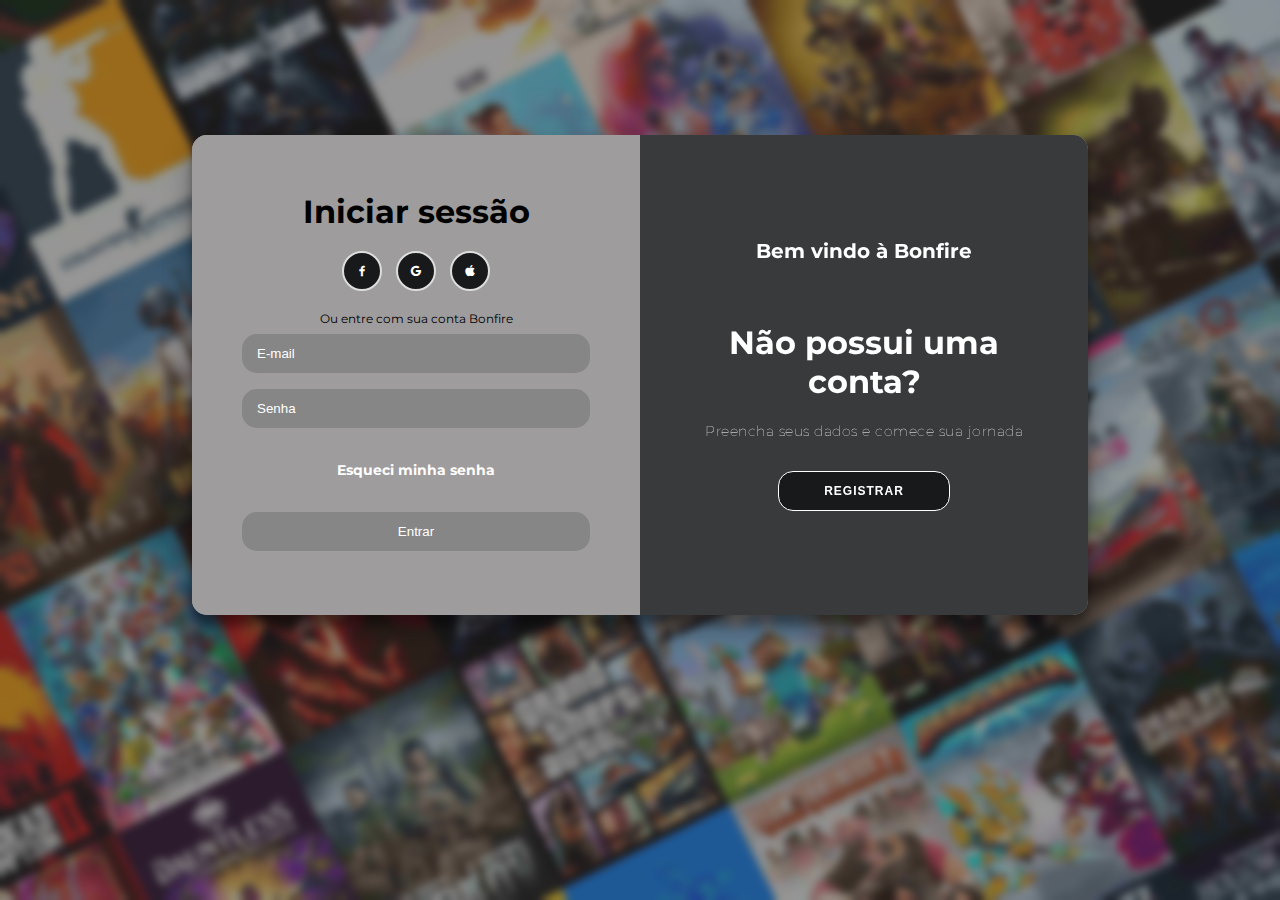
<file: login.html>
<!DOCTYPE html>
<html lang="en">

<head>
    <meta charset="UTF-8">
    <meta http-equiv="X-UA-Compatible" content="IE=edge">
    <meta name="viewport" content="width=device-width, initial-scale=1.0">

    <link href='https://unpkg.com/boxicons@2.1.4/css/boxicons.min.css' rel='stylesheet'>
    <link rel="stylesheet" href="styles/login.css">
    <link rel="icon" href="assets/logo.jpeg">

    <title>Bonfire</title>
</head>

<body>
    <main class="login-start">
        <div class="login-start-wallpaper">
            <div class="blur-filter"></div>
        </div>

        <div class="global-login-container">
            <div class="container" id="container">
                <div class="form-container sign-up-container">
                    <form action = "" method = "POST">
                        <h1 class="primary-text">Criar conta</h1>

                        <div class="social-container">
                            <a href="#" class="social"><i class='bx bxl-facebook'></i></a>
                            <a href="#" class="social"><i class='bx bxl-google'></i></a>
                            <a href="#" class="social"><i class='bx bxl-apple'></i></a>
                        </div>

                        <span class="quaternary-text">Ou use seu email para registrar</span>

                        <input type="text" name = "apelido" placeholder="Usuário" required>
                        <input type="email" name = "email" placeholder="E-mail" required>
                        <input type="password" name = "senha" minlength="8" placeholder="Senha" required>
                        <input type="password" name = "confirmaSenha" minlength="8" placeholder="Confirmar senha" required>

                        <input class = "submitButton" type="submit" name = cadastrar value = "Cadastrar">
                    </form>
                </div>

                <div class="form-container sign-in-container">
                    <form action = "" method = "POST">
                        <h1 class="primary-text">Iniciar sessão</h1>

                        <div class="social-container">
                            <a href="#" class="social"><i class='bx bxl-facebook'></i></a>
                            <a href="#" class="social"><i class='bx bxl-google'></i></a>
                            <a href="#" class="social"><i class='bx bxl-apple'></i></a>
                        </div>

                        <span class="quaternary-text">Ou entre com sua conta Bonfire</span>
                        
                        <input type="text" placeholder="E-mail" required>
                        <input type="password" minlength="8" placeholder="Senha" required>

                        <a href="#" class="forgot">Esqueci minha senha</a>

                        <input  class = "submitButton" type="submit" name = acessar value = "Entrar">
                    </form>
                </div>

                <div class="overlay-container">
                    <div class="overlay">
                        <div class="overlay-panel overlay-left">
                            <h1 class="primary-text">Já possui uma conta?</h1>

                            <p class="terciary-text">Para se manter conectado, preencha seus dados e continue sua
                                jornada</p>

                            <button class="ghost" id="signIn">Entrar</button>
                        </div>

                        <div class="overlay-panel overlay-right">
                            <h2 class="secondary-text">Bem vindo à Bonfire</h2>

                            <h1 class="primary-text">Não possui uma conta?</h1>

                            <p class="terciary-text">Preencha seus dados e comece sua jornada</p>
                            <button class="ghost" id="signUp">Registrar</button>
                        </div>
                    </div>
                </div>
            </div>
        </div>
    </main>

    <footer id="footer">

    </footer>

    <script src="js/login.js"></script>
</body>

</html>
</file>
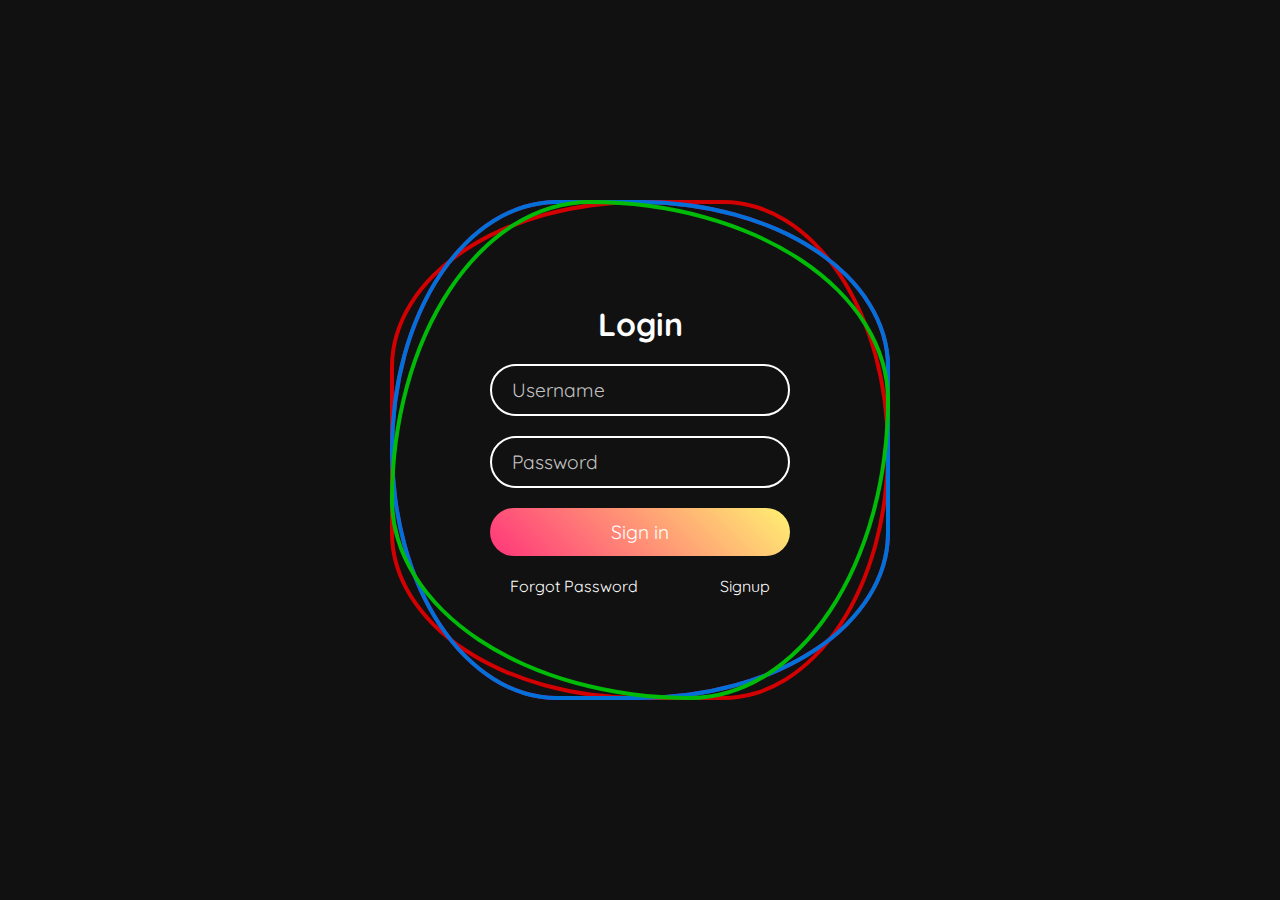
<file: teste.html>
<!DOCTYPE html>
<html lang="en">
    <head>
        <meta charset="UTF-8">
        <meta http-equiv="X-UA-Compatible" content="IE=edge">
        <meta name="viewport" content="width=device-width, initial-scale=1.0">
        <link rel="stylesheet" href="styles/teste.css">
        <title>Document</title>
    </head>
    <body>        
        <div class="ring-colors">
            <i style="--clr:#D20000;"></i>
            <i style="--clr:#C50082;"></i>
            <i style="--clr:#0071D9;"></i>
            <i style="--clr:#00BB07;"></i>
            <div class="login">
                <h2>Login</h2>

                <div class="inputBx">
                    <input type="text" placeholder="Username">    
                </div>

                <div class="inputBx">
                    <input type="password" placeholder="Password">
                </div>

                <div class="inputBx">
                    <input type="submit" value="Sign in">
                </div>

                <div class="links">
                    <a href="#">Forgot Password</a>
                    <a href="#">Signup</a>    
                </div>
            </div>
        </div>
    </body>
</html>
</file>
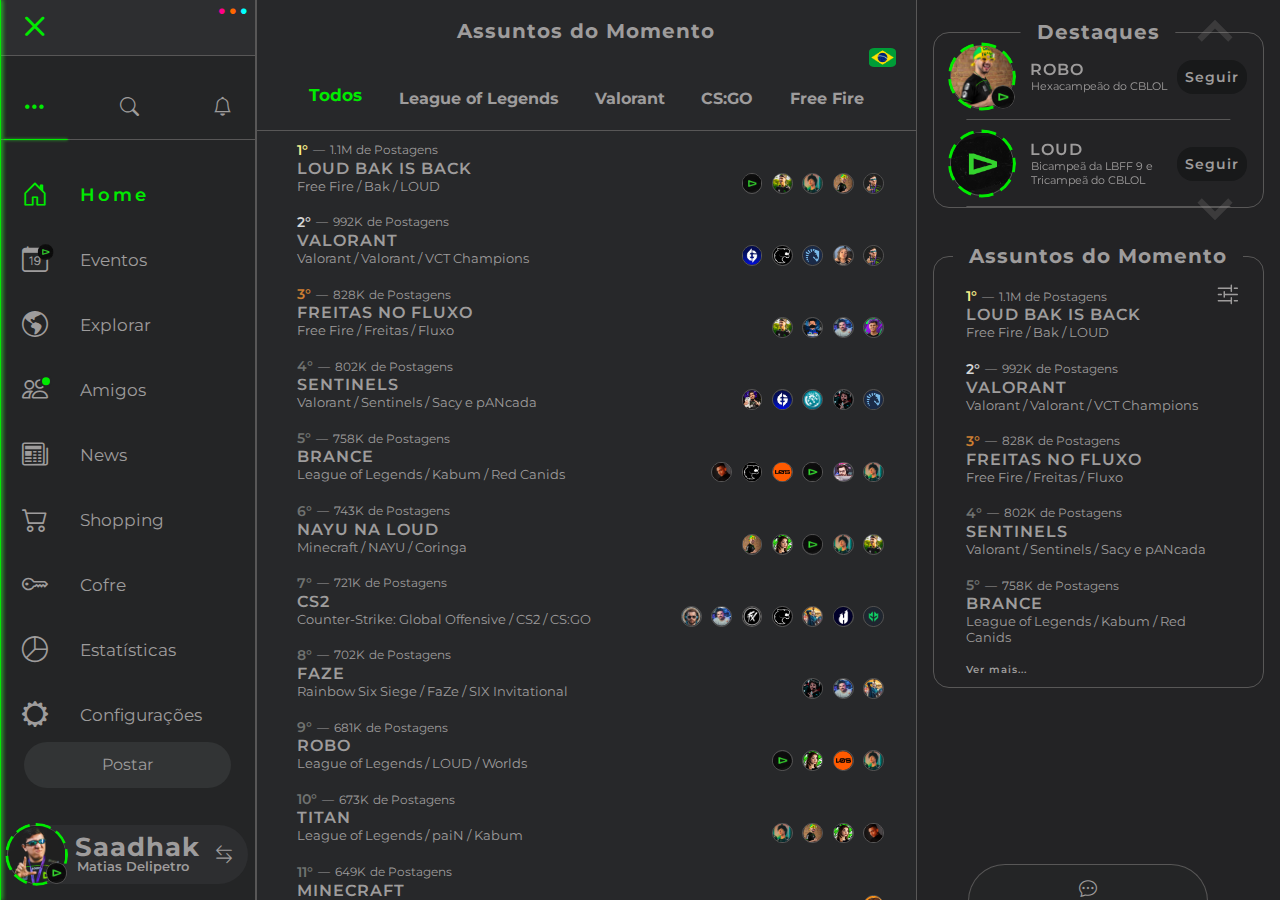
<file: trends.html>
<!DOCTYPE html>
<html lang="pt-br">

<head>
    <meta charset="UTF-8">
    <meta http-equiv="X-UA-Compatible" content="IE=edge">
    <meta name="viewport" content="width=device-width, initial-scale=1.0">

    <link rel="icon" href="assets/logo.jpeg">
    <link rel="stylesheet" href="https://cdn.jsdelivr.net/npm/bootstrap-icons@1.10.5/font/bootstrap-icons.css">
    <link href='https://unpkg.com/boxicons@2.1.4/css/boxicons.min.css' rel='stylesheet'>
    <link rel="stylesheet" href="https://cdn.jsdelivr.net/npm/swiper@9/swiper-bundle.min.css" />
    <link rel="stylesheet" href="styles/variable.css">
    <link rel="stylesheet" href="styles/styles.css">

    <title>Bonfire</title>

</head>

<body class="">
    <nav>
        <section class="M-menu">
            <section class="M-top">
                <div class="M-open-close">
                    <i class="bi bi-list All-icon M-open"></i>
                    <i class="bi bi-x All-icon M-close"></i>
                </div>

                <div class="M-menu-color">
                    <i class="bi bi-circle-fill M-color M-color1 G-pink"></i>
                    <i class="bi bi-circle-fill M-color M-color2 G-orange"></i>
                    <i class="bi bi-circle-fill M-color M-color3 G-cyan"></i>
                </div>
            </section>

            <section class="M-slider">
                <i class="bi bi-three-dots active M-slider-options M-pages-icon All-icon" style="font-size: calc(var(--size-font-icons) + 0.3rem);"></i>
                <i class="bi bi-search M-slider-options M-search-icon All-icon"></i>
                <i class="bi bi-bell M-slider-options M-notifications-icon All-icon"></i>
                <span class="M-slider-bar"></span>
            </section>

            <section class="M-center">
                <article class="M-all-pages">
                        <a href="index.html" class="M-page M-home active">
                            <i class="bi bi-house-door M-page-icon All-icon"></i>
                            <span class="M-page-name">Home</span>
                        </a>
                        <a class="M-page M-events">
                            <i class="bi bi-calendar-date M-page-icon All-icon"></i>
                            <span class="M-page-name">Eventos</span>
                            <div class="M-event-notify">
                                <img src="assets/loud-logo.png" alt="Logo do Criador do Evento">
                            </div>
                        </a>
                        <a class="M-page M-explore">
                            <i class="bi bi-globe-americas M-page-icon All-icon"></i>
                            <span class="M-page-name">Explorar</span>
                        </a>
                        <a class="M-page M-friends">
                            <i class="bi bi-people M-page-icon All-icon"></i>
                            <span class="M-page-name">Amigos</span>
                            <i class="M-message-notify"></i>
                        </a>
                        <a class="M-page M-news">
                            <i class="bi bi-newspaper M-page-icon All-icon"></i>
                            <span class="M-page-name">News</span>
                        </a>
                        <a class="M-page M-shopping">
                            <i class="bi bi-cart2 M-page-icon All-icon"></i>
                            <span class="M-page-name">Shopping</span>
                        </a>
                        <a class="M-page M-safe">
                            <i class="bi bi-key M-page-icon All-icon"></i>
                            <span class="M-page-name">Cofre</span>
                        </a>
                        <a class="M-page M-statistics">
                            <i class="bi bi-pie-chart M-page-icon All-icon"></i>
                            <span class="M-page-name">Estatísticas</span>
                        </a>
                        <a href="config.html" class="M-page M-settings">
                            <i class="bi bi-gear-wide M-page-icon All-icon"></i>
                            <span class="M-page-name">Configurações</span>
                        </a>
                </article>

                <article class="M-post">
                    <span class="M-post-button">Postar</span>
                </article>
            </section>

            <section class="M-footer">
                <div class="M-footer-content">
                    <figure class="G-user-images">
                        <a href="" class="G-profile-img">
                            <img src="assets/perfil.png" alt="Foto de perfil">
                        </a>
                        <a href="" class="G-org-img">                    
                            <img src="assets/loud-logo.png" alt="Foto da organização">
                        </a>
                        <span class="G-user-status"></span>
                    </figure>
                    <div class="M-user-infos">
                        <span class="M-user-nick">Saadhak</span>
                        <span class="M-user-name">Matias Delipetro</span>
                    </div>

                    <i class="bi bi-arrow-left-right M-log-button All-icon"></i>    
                </div>

                <div class="M-log-actions close">
                    <ul>
                        <li>
                            <a href="" style="cursor: pointer;">
                                <span class="bi bi-people All-icon"></span>
                                <span class="M-title"> Alternar usuário </span>
                            </a>
                        </li>
                        <li>
                            <a style="cursor: pointer;">
                                <span class="bi bi-box-arrow-left All-icon"></span>
                                <span class="M-title M-log-out"> Sair </span>
                            </a>
                        </li>
                    </ul>
                </div>              
                </div>
            </section>  
        </section>

        <section class="M-notifications M-menu-section close">
            <section class="M-notifications-header">
                <div class="M-notifications-top">
                    <p class="M-section-title"> Notificações </p>
                    <i class="bi bi-three-dots-vertical All-icon"></i>
                </div>

                <div class="M-notifications-slider">
                    <p class="M-notifications-filter"> Todos </p>
                    <i class="bi bi-at active M-notifications-filter M-arroba-icon All-icon"></i>
                    <i class="bi bi-chat M-notifications-filter M-messages-icon All-icon"></i>
                    <i class="bi bi-patch-check M-notifications-filter M-verified-icon All-icon"></i>
                    <span class="M-notifications-slider-bar"></span>
                </div>
            </section>

            <section class="M-all-notifications">
                <div class="M-notify">
                    <p class="M-notifications-date">Hoje</p>
                </div>
                <div class="M-notify">
                    <p class="M-notifications-date">Ontem</p>
                </div>
                <div class="M-notify">
                    <p class="M-notifications-date">12/11/2023</p>
                </div>
                <div class="M-notify">
                    <p class="M-notifications-date">01/11/2023</p>
                </div>
                <div class="M-notify">
                    <p class="M-notifications-date">22/10/2023</p>
                </div>
                <div class="M-notify">
                    <p class="M-notifications-date">07/06/2023</p>
                </div>
                <div class="M-notify">
                    <p class="M-notifications-date">01/01/2022</p>
                </div>
                <div class="M-notify">
                    <p class="M-notifications-date">30/12/2021</p>
                </div>
                <div class="M-notify">
                    <p class="M-notifications-date">30/12/2021</p>
                </div>

                <p class="M-final-message"> Você não tem mais nenhuma notificação não lida!</p>
                <a href="" class="M-see-more"> Ver Todas...</a>
            </section>
        </section>

        <section class="M-search M-menu-section close">
            <section class="M-search-top">
                <p class="M-section-title"> Pesquisar </p>
                <i class="bi bi-three-dots-vertical All-icon"></i>
            </section>

            <section class="M-search-input">
                <i class="bi bi-keyboard All-icon"> </i>
                <input type="search" placeholder="Pesquisar...">
                <i class="bi bi-mic All-icon"> </i>
            </section>

            <section class="M-search-history">
                <p class="M-section-title"> Histórico de Pesquisa</p>

            </section>

        </section>
    </nav>
    
    <main>
        <section class="Q-quick-messages close">
            <span class="Q-message-pusher"><i class="bi bi-chat-dots All-icon"></i></span>
            <div class="Q-message-content">
                <p>MENSAGENS RÁPIDAS</p>
            </div>
        </section>

        <section class="T-trends">
            <section class="T-trending-topics">
                <h1 class="T-section-title">Assuntos do Momento</h1>
                <i class="T-country-img"><img src="assets/brasil.png" alt="Imagem da Bandeira do Brasil"></i>

                <div class="T-gaming-filter">
                    <h4 class="T-game T-first-game active"> Todos </h4>
                    <h4 class="T-game T-second-game"> League of Legends </h4>
                    <h4 class="T-game T-third-game"> Valorant </h4>
                    <h4 class="T-game T-fourth-game"> CS:GO </h4>
                    <h4 class="T-game T-fifth-game"> Free Fire </h4>
                </div>
                <div class="T-all-trends">
                    <a href="" class="T-trend" id="T-first-trend">
                        <p class="T-trend-numbers"><span class="T-trend-ranking">1°</span> — <span class="T-trend-number-posts">1.1M</span> de Postagens</p>
                        <p class="T-trend-topic">Loud Bak is back</p>
                        <p class="T-trend-markers"><span class="T-trend-game">Free Fire</span> / <span class="T-trend-main-tag">Bak</span> / <span class="T-trend-secondary-tag">LOUD</span></p>

                        <div class="T-trend-coments">
                            <span class="G-user-images"><img src="assets/loud-logo.png" alt="" class="G-profile-img"></span>
                            <span class="G-user-images"><img src="assets/bak.jpg" alt="" class="G-profile-img"></span>
                            <span class="G-user-images"><img src="assets/tinonws.jpg" alt="" class="G-profile-img"></span>
                            <span class="G-user-images"><img src="assets/robo.jfif" alt="" class="G-profile-img"></span>
                            <span class="G-user-images"><img src="assets/perfil.png" alt="" class="G-profile-img"></span>
                        </div>
                    </a>
                    <a href="" class="T-trend" id="T-second-trend">
                        <p class="T-trend-numbers"><span class="T-trend-ranking">2°</span> — <span class="T-trend-number-posts">992K</span> de Postagens</p>
                        <p class="T-trend-topic">Valorant</p>
                        <p class="T-trend-markers"><span class="T-trend-game">Valorant</span> / <span class="T-trend-main-tag">Valorant</span> / <span class="T-trend-secondary-tag">VCT Champions</span></p>
                        
                        <div class="T-trend-coments">
                            <span class="G-user-images"><img src="assets/evil-geniuses-logo.jpg" alt="" class="G-profile-img"></span>
                            <span class="G-user-images"><img src="assets/furia-logo.png" alt="" class="G-profile-img"></span>
                            <span class="G-user-images"><img src="assets/team-liquid-logo.png" alt="" class="G-profile-img"></span>
                            <span class="G-user-images"><img src="assets/daiki.jpg" alt="" class="G-profile-img"></span>
                            <span class="G-user-images"><img src="assets/perfil.png" alt="" class="G-profile-img"></span>
                        </div>
                    </a>
                    <a href="" class="T-trend" id="T-third-trend">
                        <p class="T-trend-numbers"><span class="T-trend-ranking">3°</span> — <span class="T-trend-number-posts">828K</span> de Postagens</p>
                        <p class="T-trend-topic">Freitas no Fluxo</p>
                        <p class="T-trend-markers"><span class="T-trend-game">Free Fire</span> / <span class="T-trend-main-tag">Freitas</span> / <span class="T-trend-secondary-tag">Fluxo</span></p>
                        <div class="T-trend-coments">
                            <span class="G-user-images"><img src="assets/bak.jpg" alt="" class="G-profile-img"></span>
                            <span class="G-user-images"><img src="assets/freitas.jpg" alt="" class="G-profile-img"></span>
                            <span class="G-user-images"><img src="assets/gaules.jpg" alt="" class="G-profile-img"></span>
                            <span class="G-user-images"><img src="assets/nobru.png" alt="" class="G-profile-img"></span>
                        </div>
                    </a>
                    <a href="" class="T-trend" id="T-fourth-trend">
                        <p class="T-trend-numbers"><span class="T-trend-ranking">4°</span> — <span class="T-trend-number-posts">802K</span> de Postagens</p>
                        <p class="T-trend-topic">Sentinels</p>
                        <p class="T-trend-markers"><span class="T-trend-game">Valorant</span> / <span class="T-trend-main-tag">Sentinels</span> / <span class="T-trend-secondary-tag">Sacy e pANcada</span></p>
                        <div class="T-trend-coments">
                            <span class="G-user-images"><img src="assets/aspas.jpg" alt="" class="G-profile-img"></span>
                            <span class="G-user-images"><img src="assets/evil-geniuses-logo.jpg" alt="" class="G-profile-img"></span>
                            <span class="G-user-images"><img src="assets/leviatan-logo.jpg" alt="" class="G-profile-img"></span>
                            <span class="G-user-images"><img src="assets/cameram4n.jpg" alt="" class="G-profile-img"></span>
                            <span class="G-user-images"><img src="assets/team-liquid-logo.png" alt="" class="G-profile-img"></span>
                        </div>
                    </a>
                    <a href="" class="T-trend" id="T-fifth-trend">
                        <p class="T-trend-numbers"><span class="T-trend-ranking">5°</span> — <span class="T-trend-number-posts">758K</span> de Postagens</p>
                        <p class="T-trend-topic">Brance</p>
                        <p class="T-trend-markers"><span class="T-trend-game">League of Legends</span> / <span class="T-trend-main-tag">Kabum</span> / <span class="T-trend-secondary-tag">Red Canids</span></p>
                        <div class="T-trend-coments">
                            <span class="G-user-images"><img src="assets/el gato.png" alt="" class="G-profile-img"></span>
                            <span class="G-user-images"><img src="assets/furia-logo.png" alt="" class="G-profile-img"></span>
                            <span class="G-user-images"><img src="assets/los-logo2.jpg" alt="" class="G-profile-img"></span>
                            <span class="G-user-images"><img src="assets/loud-logo.png" alt="" class="G-profile-img"></span>
                            <span class="G-user-images"><img src="assets/shini.jpg" alt="" class="G-profile-img"></span>
                            <span class="G-user-images"><img src="assets/tinonws.jpg" alt="" class="G-profile-img"></span>
                        </div>
                    </a>
                    <a href="" class="T-trend" id="T-eighth-trend">
                        <p class="T-trend-numbers"><span class="T-trend-ranking">6°</span> — <span class="T-trend-number-posts">743K</span> de Postagens</p>
                        <p class="T-trend-topic">NAYU NA LOUD</p>
                        <p class="T-trend-markers"><span class="T-trend-game">Minecraft</span> / <span class="T-trend-main-tag">NAYU</span> / <span class="T-trend-secondary-tag">Coringa</span></p>
                        <div class="T-trend-coments">
                            <span class="G-user-images"><img src="assets/robo.jfif" alt="" class="G-profile-img"></span>
                            <span class="G-user-images"><img src="assets/thaiga.jpg" alt="" class="G-profile-img"></span>
                            <span class="G-user-images"><img src="assets/loud-logo.png" alt="" class="G-profile-img"></span>
                            <span class="G-user-images"><img src="assets/tinonws.jpg" alt="" class="G-profile-img"></span>
                            <span class="G-user-images"><img src="assets/bak.jpg" alt="" class="G-profile-img"></span>
                        </div>
                    </a>
                    <a href="" class="T-trend" id="T-seventh-trend">
                        <p class="T-trend-numbers"><span class="T-trend-ranking">7°</span> — <span class="T-trend-number-posts">721K</span> de Postagens</p>
                        <p class="T-trend-topic">Cs2</p>
                        <p class="T-trend-markers"><span class="T-trend-game">Counter-Strike: Global Offensive</span> / <span class="T-trend-main-tag">CS2</span> / <span class="T-trend-secondary-tag">CS:GO</span></p>
                        <div class="T-trend-coments">
                            <span class="G-user-images"><img src="assets/fallen.jpg" alt="" class="G-profile-img"></span>
                            <span class="G-user-images"><img src="assets/gaules.jpg" alt="" class="G-profile-img"></span>
                            <span class="G-user-images"><img src="assets/fluxo-logo.png" alt="" class="G-profile-img"></span>
                            <span class="G-user-images"><img src="assets/furia-logo.png" alt="" class="G-profile-img"></span>
                            <span class="G-user-images"><img src="assets/fnx.jpg" alt="" class="G-profile-img"></span>
                            <span class="G-user-images"><img src="assets/hummer-logo.jpg" alt="" class="G-profile-img"></span>
                            <span class="G-user-images"><img src="assets/imperial-logo.jpg" alt="" class="G-profile-img"></span>
                        </div>
                    </a>
                    <a href="" class="T-trend" id="T-eighth-trend">
                        <p class="T-trend-numbers"><span class="T-trend-ranking">8°</span> — <span class="T-trend-number-posts">702K</span> de Postagens</p>
                        <p class="T-trend-topic">FaZe</p>
                        <p class="T-trend-markers"><span class="T-trend-game">Rainbow Six Siege</span> / <span class="T-trend-main-tag">FaZe</span> / <span class="T-trend-secondary-tag">SIX Invitational</span></p>
                        <div class="T-trend-coments">
                            <span class="G-user-images"><img src="assets/cameram4n.jpg" alt="" class="G-profile-img"></span>
                            <span class="G-user-images"><img src="assets/gaules.jpg" alt="" class="G-profile-img"></span>
                            <span class="G-user-images"><img src="assets/fnx.jpg" alt="" class="G-profile-img"></span>
                        </div>
                    </a>
                    <a href="" class="T-trend" id="T-sixth-trend">
                        <p class="T-trend-numbers"><span class="T-trend-ranking">9°</span> — <span class="T-trend-number-posts">681K</span> de Postagens</p>
                        <p class="T-trend-topic">Robo</p>
                        <p class="T-trend-markers"><span class="T-trend-game">League of Legends</span> / <span class="T-trend-main-tag">LOUD</span> / <span class="T-trend-secondary-tag">Worlds</span></p>
                        <div class="T-trend-coments">
                            <span class="G-user-images"><img src="assets/loud-logo.png" alt="" class="G-profile-img"></span>
                            <span class="G-user-images"><img src="assets/thaiga.jpg" alt="" class="G-profile-img"></span>
                            <span class="G-user-images"><img src="assets/los-logo2.jpg" alt="" class="G-profile-img"></span>
                            <span class="G-user-images"><img src="assets/tinonws.jpg" alt="" class="G-profile-img"></span>
                        </div>
                    </a>
                    <a href="" class="T-trend" id="T-nineth-trend">
                        <p class="T-trend-numbers"><span class="T-trend-ranking">10°</span> — <span class="T-trend-number-posts">673K</span> de Postagens</p>
                        <p class="T-trend-topic">Titan</p>
                        <p class="T-trend-markers"><span class="T-trend-game">League of Legends</span> / <span class="T-trend-main-tag">paiN</span> / <span class="T-trend-secondary-tag">Kabum</span></p>
                        <div class="T-trend-coments">
                            <span class="G-user-images"><img src="assets/tinonws.jpg" alt="" class="G-profile-img"></span>
                            <span class="G-user-images"><img src="assets/robo.jfif" alt="" class="G-profile-img"></span>
                            <span class="G-user-images"><img src="assets/thaiga.jpg" alt="" class="G-profile-img"></span>
                            <span class="G-user-images"><img src="assets/el gato.png" alt="" class="G-profile-img"></span>
                        </div>
                    </a>
                    <a href="" class="T-trend" id="T-nineth-trend">
                        <p class="T-trend-numbers"><span class="T-trend-ranking">11°</span> — <span class="T-trend-number-posts">649K</span> de Postagens</p>
                        <p class="T-trend-topic">Minecraft</p>
                        <p class="T-trend-markers"><span class="T-trend-game">Minecraft</span> / <span class="T-trend-main-tag">Tatu</span> / <span class="T-trend-secondary-tag">Carangueijo</span></p>
                        <div class="T-trend-coments">
                            <span class="G-user-images"><img src="assets/jazzghost.jpg" alt="" class="G-profile-img"></span>
                        </div>
                    </a>
                    <a href="" class="T-trend" id="T-sixth-trend">
                        <p class="T-trend-numbers"><span class="T-trend-ranking">12°</span> — <span class="T-trend-number-posts">622K</span> de Postagens</p>
                        <p class="T-trend-topic">Dupreeh</p>
                        <p class="T-trend-markers"><span class="T-trend-game">Counter-Strike: Global Offensive</span> / <span class="T-trend-main-tag">Team Vitality</span> / <span class="T-trend-secondary-tag">Major</span></p>
                        <div class="T-trend-coments"></div>
                    </a>
                    <a href="" class="T-trend" id="T-seventh-trend">
                        <p class="T-trend-numbers"><span class="T-trend-ranking">13°</span> — <span class="T-trend-number-posts">607K</span> de Postagens</p>
                        <p class="T-trend-topic">Gods</p>
                        <p class="T-trend-markers"><span class="T-trend-game">League of Legends</span> / <span class="T-trend-main-tag">Newjeans</span> / <span class="T-trend-secondary-tag">Riot</span></p>
                        <div class="T-trend-coments">
                            <span class="G-user-images"><img src="assets/thaiga.jpg" alt="" class="G-profile-img"></span>
                            <span class="G-user-images"><img src="assets/tinonws.jpg" alt="" class="G-profile-img"></span>
                            <span class="G-user-images"><img src="assets/furia-logo.png" alt="" class="G-profile-img"></span>
                        </div>
                    </a>
                    <a href="" class="T-trend" id="T-tenth-trend">
                        <p class="T-trend-numbers"><span class="T-trend-ranking">14°</span> — <span class="T-trend-number-posts">564K</span> de Postagens</p>
                        <p class="T-trend-topic">ALGS</p>
                        <p class="T-trend-markers"><span class="T-trend-game">Apex-Legends</span> / <span class="T-trend-main-tag">TSM</span> / <span class="T-trend-secondary-tag">ImperialHal</span></p>
                        <div class="T-trend-coments"></div>
                    </a>
                    <a href="" class="T-trend" id="T-tenth-trend">
                        <p class="T-trend-numbers"><span class="T-trend-ranking">15°</span> — <span class="T-trend-number-posts">538K</span> de Postagens</p>
                        <p class="T-trend-topic">Furia</p>
                        <p class="T-trend-markers"><span class="T-trend-game">Counter-Strike: Global Offensive</span> / <span class="T-trend-main-tag">FURIA</span> / <span class="T-trend-secondary-tag">Complexity</span></p>
                        <div class="T-trend-coments">
                            <span class="G-user-images"><img src="assets/loud-logo.png" alt="" class="G-profile-img"></span>
                            <span class="G-user-images"><img src="assets/furia-logo.png" alt="" class="G-profile-img"></span>
                            <span class="G-user-images"><img src="assets/fluxo-logo.png" alt="" class="G-profile-img"></span>
                            <span class="G-user-images"><img src="assets/evil-geniuses-logo.jpg" alt="" class="G-profile-img"></span>
                            <span class="G-user-images"><img src="assets/fla-esports-logo.jpg" alt="" class="G-profile-img"></span>
                            <span class="G-user-images"><img src="assets/los-logo2.jpg" alt="" class="G-profile-img"></span>
                        </div>
                    </a>
                    <a href="" class="T-trend" id="T-eighth-trend">
                        <p class="T-trend-numbers"><span class="T-trend-ranking">16°</span> — <span class="T-trend-number-posts">520K</span> de Postagens</p>
                        <p class="T-trend-topic">Xand</p>
                        <p class="T-trend-markers"><span class="T-trend-game">Valorant</span> / <span class="T-trend-main-tag">KRU</span> / <span class="T-trend-secondary-tag">00Nation</span></p>
                        
                        <div class="T-trend-coments">
                            <span class="G-user-images"><img src="assets/perfil.png" alt="" class="G-profile-img"></span>
                            <span class="G-user-images"><img src="assets/aspas.jpg" alt="" class="G-profile-img"></span>
                            <span class="G-user-images"><img src="assets/tuyz.jpg" alt="" class="G-profile-img"></span>
                        </div>
                    </a>

                    <p style="font-size: 25px; letter-spacing: 3px; color: var(--org-color1);">
                        ... 
                    </p>
                </div>
            </section>
        </section>

        <aside class="H-aside">
                <section class="H-featured-profiles">
                    <h1 class="H-section-title">Destaques</h1>
                    <div class="H-profiles-swiper swiper">
                        <div class="H-all-profiles swiper-wrapper">
                            <div class="H-profile swiper-slide">
                                <div class="H-profile-content">
                                    <figure class="G-user-images">
                                        <a href="" class="G-profile-img">
                                            <img src="assets/robo.jfif" alt="Foto de perfil">
                                        </a>
                                        <a href="" class="G-org-img">                    
                                            <img src="assets/loud-logo.png" alt="Foto da organização">
                                        </a>
                                        <span class="G-user-status"></span>
                                    </figure>
                                    <div class="H-user-texts">
                                        <span class="H-user-nick">ROBO</span>
                                        <span class="H-user-achievement">Hexacampeão do CBLOL</span>
                                    </div>
                                </div>
                                <span class="H-follow">Seguir</span>
                            </div>
                            <div class="H-profile swiper-slide">
                                <div class="H-profile-content">
                                    <figure class="G-user-images">
                                        <a href="" class="G-profile-img">
                                            <img src="assets/loud-logo.png" alt="Foto de perfil">
                                        </a>
                                        <!--
                                            <a href="" class="G-org-img">                    
                                                <img src="" alt="Foto da organização">
                                            </a>
                                        -->
                                        <span class="G-user-status"></span>
                                    </figure>
                                    <div class="H-user-texts">
                                        <span class="H-user-nick">LOUD</span>
                                        <span class="H-user-achievement">Bicampeã da LBFF 9 e Tricampeã do CBLOL</span>
                                    </div>
                                </div>
                                <span class="H-follow">Seguir</span>
                            </div>
                            <div class="H-profile swiper-slide">
                                <div class="H-profile-content">
                                    <figure class="G-user-images">
                                        <a href="" class="G-profile-img">
                                            <img src="assets/shini.jpg" alt="Foto de perfil">
                                        </a>
                                        <!--
                                            <a href="" class="G-org-img">                    
                                                <img src="" alt="Foto da organização">
                                            </a>
                                        -->
                                        <span class="G-user-status"></span>
                                    </figure>
                                    <div class="H-user-texts">
                                        <span class="H-user-nick">SHINI</span>
                                        <span class="H-user-achievement">Anuncia seu retorno ao competitivo de LOL</span>
                                    </div>
                                </div>
                                <span class="H-follow">Seguir</span>
                            </div>
                            <div class="H-profile swiper-slide">
                                <div class="H-profile-content">
                                    <figure class="G-user-images">
                                        <a href="" class="G-profile-img">
                                            <img src="assets/team-vitality-logo.jpg" alt="Foto de perfil">
                                        </a>
                                        <!--
                                            <a href="" class="G-org-img">                    
                                                <img src="" alt="Foto da organização">
                                            </a>
                                        -->
                                        <span class="G-user-status"></span>
                                    </figure>
                                    <div class="H-user-texts">
                                        <span class="H-user-nick">Team Vitality</span>
                                        <span class="H-user-achievement">Campeã do Major CS 2023</span>
                                    </div>
                                </div>
                                <span class="H-follow">Seguir</span>
                            </div>
                            <div class="H-profile swiper-slide">
                                <div class="H-profile-content">
                                    <figure class="G-user-images">
                                        <a href="" class="G-profile-img">
                                            <img src="assets/daiki.jpg" alt="Foto de perfil">
                                        </a>
                                        <a href="" class="G-org-img">                    
                                            <img src="assets/team-liquid-logo.png" alt="Foto da organização">
                                        </a>
                                        <span class="G-user-status"></span>
                                    </figure>
                                    <div class="H-user-texts">
                                        <span class="H-user-nick">Daiki</span>
                                        <span class="H-user-achievement"> Classificada para o mundial de Valorant Inclusivo</span>
                                    </div>
                                </div>
                                <span class="H-follow">Seguir</span>
                            </div>
                            <div class="H-profile swiper-slide">
                                <div class="H-profile-content">
                                    <figure class="G-user-images">
                                        <a href="" class="G-profile-img">
                                            <img src="assets/jazzghost.jpg" alt="Foto de perfil">
                                        </a>
                                        <!--
                                            <a href="" class="G-org-img">                    
                                                <img src="" alt="Foto da organização">
                                            </a>
                                        -->
                                        <span class="G-user-status"></span>
                                    </figure>
                                    <div class="H-user-texts">
                                        <span class="H-user-nick">Jazzghost</span>
                                        <span class="H-user-achievement">Alcança 14M de inscritos no Youtube</span>
                                    </div>
                                </div>
                                <span class="H-follow">Seguir</span>
                            </div>
                            <div class="H-profile swiper-slide">
                                <div class="H-profile-content">
                                    <figure class="G-user-images">
                                        <a href="" class="G-profile-img">
                                            <img src="assets/team-one-logo.jpg" alt="Foto de perfil">
                                        </a>
                                        <!--
                                            <a href="" class="G-org-img">                    
                                                <img src="" alt="Foto da organização">
                                            </a>
                                        -->
                                        <span class="G-user-status"></span>
                                    </figure>
                                    <div class="H-user-texts">
                                        <span class="H-user-nick">T1</span>
                                        <span class="H-user-achievement">Campeã Mundial de League Of Legends</span>
                                    </div>
                                </div>
                                <span class="H-follow">Seguir</span>
                            </div>
                            <div class="H-profile swiper-slide">
                                <div class="H-profile-content">
                                    <figure class="G-user-images">
                                        <a href="" class="G-profile-img">
                                            <img src="assets/cameram4n.jpg" alt="Foto de perfil">
                                        </a>
                                        <a href="" class="G-org-img">                    
                                            <img src="assets/los-logo2.jpg" alt="Foto da organização">
                                        </a>
                                        <span class="G-user-status"></span>
                                    </figure>
                                    <div class="H-user-texts">
                                        <span class="H-user-nick">Cameram4n</span>
                                        <span class="H-user-achievement">Anunciado pela equipe de Rainbow 6 da Los Grandes</span>
                                    </div>
                                </div>
                                <span class="H-follow">Seguir</span>
                            </div>
                            <div class="H-profile swiper-slide">
                                <div class="H-profile-content">
                                    <figure class="G-user-images">
                                        <a href="" class="G-profile-img">
                                            <img src="assets/bak.jpg" alt="Foto de perfil">
                                        </a>
                                        <a href="" class="G-org-img">                    
                                            <img src="assets/loud-logo.png" alt="Foto da organização">
                                        </a>
                                        <span class="G-user-status"></span>
                                    </figure>
                                    <div class="H-user-texts">
                                        <span class="H-user-nick">Bak</span>
                                        <span class="H-user-achievement">Retorna a sua antiga equipe, LOUD GG</span>
                                    </div>
                                </div>
                                <span class="H-follow">Seguir</span>
                            </div>
                            <div class="H-profile swiper-slide">
                                <div class="H-profile-content">
                                    <figure class="G-user-images">
                                        <a href="" class="G-profile-img">
                                            <img src="assets/dupreeh.webp" alt="Foto de perfil">
                                        </a>
                                        <!--
                                            <a href="" class="G-org-img">                    
                                                <img src="" alt="Foto da organização">
                                            </a>
                                        -->
                                        <span class="G-user-status"></span>
                                    </figure>
                                    <div class="H-user-texts">
                                        <span class="H-user-nick">Dupreeh</span>
                                        <span class="H-user-achievement">Pentacampeão mundial de CS:GO</span>
                                    </div>
                                </div>
                                <span class="H-follow">Seguir</span>
                            </div>
                            <div class="H-profile swiper-slide">
                                <div class="H-profile-content">
                                    <figure class="G-user-images">
                                        <a href="" class="G-profile-img">
                                            <img src="assets/mouz-logo.png" alt="Foto de perfil">
                                        </a>
                                        <!--
                                            <a href="" class="G-org-img">                    
                                                <img src="" alt="Foto da organização">
                                            </a>
                                        -->
                                        <span class="G-user-status"></span>
                                    </figure>
                                    <div class="H-user-texts">
                                        <span class="H-user-nick">Mouz E-sports</span>
                                        <span class="H-user-achievement">Campeã da ESL Pro League</span>
                                    </div>
                                </div>
                                <span class="H-follow">Seguir</span>
                            </div>
                            <div class="H-profile swiper-slide">
                                <div class="H-profile-content">
                                    <figure class="G-user-images">
                                        <a href="" class="G-profile-img">
                                            <img src="assets/team-liquid-logo.png" alt="Foto de perfil">
                                        </a>
                                        <!--
                                            <a href="" class="G-org-img">                    
                                                <img src="" alt="Foto da organização">
                                            </a>
                                        -->
                                        <span class="G-user-status"></span>
                                    </figure>
                                    <div class="H-user-texts">
                                        <span class="H-user-nick">Team Liquid BR</span>
                                        <span class="H-user-achievement">Vencedora da final do VCT Game Changers São Paulo</span>
                                    </div>
                                </div>
                                <span class="H-follow">Seguir</span>
                            </div>
                            <div class="H-profile swiper-slide">
                                <div class="H-profile-content">
                                    <figure class="G-user-images">
                                        <a href="" class="G-profile-img">
                                            <img src="assets/fla-esports-logo.jpg" alt="Foto de perfil">
                                        </a>
                                        <!--
                                            <a href="" class="G-org-img">                    
                                                <img src="" alt="Foto da organização">
                                            </a>
                                        -->
                                        <span class="G-user-status"></span>
                                    </figure>
                                    <div class="H-user-texts">
                                        <span class="H-user-nick">Flamengo E-sports</span>
                                        <span class="H-user-achievement">Vencedor da Copa NFA 2° Split 2023</span>
                                    </div>
                                </div>
                                <span class="H-follow">Seguir</span>
                            </div>
                            <div class="H-profile swiper-slide">
                                <div class="H-profile-content">
                                    <figure class="G-user-images">
                                        <a href="" class="G-profile-img">
                                            <img src="assets/tinonws.jpg" alt="Foto de perfil">
                                        </a>
                                        <a href="" class="G-org-img">                    
                                            <img src="assets/loud-logo.png" alt="Foto da organização">
                                        </a>
                                        <span class="G-user-status"></span>
                                    </figure>
                                    <div class="H-user-texts">
                                        <span class="H-user-nick">Tinowns</span>
                                        <span class="H-user-achievement">Campeão do CBLOL 2° split 2023</span>
                                    </div>
                                </div>
                                <span class="H-follow">Seguir</span>
                            </div>
                            <div class="H-profile swiper-slide">
                                <div class="H-profile-content">
                                    <figure class="G-user-images">
                                        <a href="" class="G-profile-img">
                                            <img src="assets/evil-geniuses-logo.jpg" alt="Foto de perfil">
                                        </a>
                                        <!--
                                            <a href="" class="G-org-img">                    
                                                <img src="" alt="Foto da organização">
                                            </a>
                                        -->
                                        <span class="G-user-status"></span>
                                    </figure>
                                    <div class="H-user-texts">
                                        <span class="H-user-nick">Evil Geniuses</span>
                                        <span class="H-user-achievement">Campeã do Valorant Champions Tour 2023</span>
                                    </div>
                                </div>
                                <span class="H-follow">Seguir</span>
                            </div>
                            <div class="H-profile swiper-slide">
                                <div class="H-profile-content">
                                    <figure class="G-user-images">
                                        <a href="" class="G-profile-img">
                                            <img src="assets/hummer-logo.jpg" alt="Foto de perfil">
                                        </a>
                                        <!--
                                            <a href="" class="G-org-img">                    
                                                <img src="" alt="Foto da organização">
                                            </a>
                                        -->
                                        <span class="G-user-status"></span>
                                    </figure>
                                    <div class="H-user-texts">
                                        <span class="H-user-nick">Hummer</span>
                                        <span class="H-user-achievement">Anuncia entrada no cenário inclusivo do Valorant</span>
                                    </div>
                                </div>
                                <span class="H-follow">Seguir</span>
                            </div>
                            <div class="H-profile swiper-slide">
                                <div class="H-profile-content">
                                    <figure class="G-user-images">
                                        <a href="" class="G-profile-img">
                                            <img src="assets/aspas.jpg" alt="Foto de perfil">
                                        </a>
                                        <a href="" class="G-org-img">                    
                                            <img src="assets/leviatan-logo.jpg" alt="Foto da organização">
                                        </a>
                                        <span class="G-user-status"></span>
                                    </figure>
                                    <div class="H-user-texts">
                                        <span class="H-user-nick">Aspas</span>
                                        <span class="H-user-achievement">MVP do VCT Américas 2023</span>
                                    </div>
                                </div>
                                <span class="H-follow">Seguir</span>
                            </div>
                            <div class="H-profile swiper-slide">
                                <div class="H-profile-content">
                                    <figure class="G-user-images">
                                        <a href="" class="G-profile-img">
                                            <img src="assets/freitas.jpg" alt="Foto de perfil">
                                        </a>
                                        <a href="" class="G-org-img">                    
                                            <img src="assets/fluxo-logo.png" alt="Foto da organização">
                                        </a>
                                        <span class="G-user-status"></span>
                                    </figure>
                                    <div class="H-user-texts">
                                        <span class="H-user-nick">Freitas FF</span>
                                        <span class="H-user-achievement">Anunciado como novo influenciador do Fluxo</span>
                                    </div>
                                </div>
                                <span class="H-follow">Seguir</span>
                            </div>
                            <div class="H-profile swiper-slide">
                                <div class="H-profile-content">
                                    <figure class="G-user-images">
                                        <a href="" class="G-profile-img">
                                            <img src="assets/fluxo-logo.png" alt="Foto de perfil">
                                        </a>
                                        <!--
                                            <a href="" class="G-org-img">                    
                                                <img src="" alt="Foto da organização">
                                            </a>
                                        -->
                                        <span class="G-user-status"></span>
                                    </figure>
                                    <div class="H-user-texts">
                                        <span class="H-user-nick">Fluxo GG</span>
                                        <span class="H-user-achievement">Apresenta line-up feminina para a Taça das Patroas</span>
                                    </div>
                                </div>
                                <span class="H-follow">Seguir</span>
                            </div>
                            <div class="H-profile swiper-slide">
                                <div class="H-profile-content">
                                    <figure class="G-user-images">
                                        <a href="" class="G-profile-img">
                                            <img src="assets/xand.jpg" alt="Foto de perfil">
                                        </a>
                                        <!--
                                            <a href="" class="G-org-img">                    
                                                <img src="" alt="Foto da organização">
                                            </a>
                                        -->
                                        <span class="G-user-status"></span>
                                    </figure>
                                    <div class="H-user-texts">
                                        <span class="H-user-nick">Xand</span>
                                        <span class="H-user-achievement">Transferência encaminhada para a 00Nation</span>
                                    </div>
                                </div>
                                <span class="H-follow">Seguir</span>
                            </div>
                        </div>
                    </div>
                    <i class='bx bx-chevron-down All-icon H-arrows H-arrow-preview'></i>
                    <i class='bx bx-chevron-down All-icon H-arrows H-arrow-next'></i>
                </section>
                
                <section class="H-trending-topics">
                    <h1 class="H-section-title">Assuntos do Momento</h1>
                    <i class="bi bi-sliders2 H-trending-filter All-icon"></i>
                    <div class="H-all-trends">
                        <a href="" class="H-trend" id="H-first-trend">
                            <p class="H-trend-numbers"><span class="H-trend-ranking">1°</span> — <span class="H-trend-number-posts">1.1M</span> de Postagens</p>
                            <p class="H-trend-topic">Loud Bak is back</p>
                            <p class="H-trend-markers"><span class="H-trend-game">Free Fire</span> / <span class="H-trend-main-tag">Bak</span> / <span class="H-trend-secondary-tag">LOUD</span></p>
                        </a>
                        <a href="" class="H-trend" id="H-second-trend">
                            <p class="H-trend-numbers"><span class="H-trend-ranking">2°</span> — <span class="H-trend-number-posts">992K</span> de Postagens</p>
                            <p class="H-trend-topic">Valorant</p>
                            <p class="H-trend-markers"><span class="H-trend-game">Valorant</span> / <span class="H-trend-main-tag">Valorant</span> / <span class="H-trend-secondary-tag">VCT Champions</span></p>
                        </a>
                        <a href="" class="H-trend" id="H-third-trend">
                            <p class="H-trend-numbers"><span class="H-trend-ranking">3°</span> — <span class="H-trend-number-posts">828K</span> de Postagens</p>
                            <p class="H-trend-topic">Freitas no Fluxo</p>
                            <p class="H-trend-markers"><span class="H-trend-game">Free Fire</span> / <span class="H-trend-main-tag">Freitas</span> / <span class="H-trend-secondary-tag">Fluxo</span></p>
                        </a>
                        <a href="" class="H-trend" id="H-fourth-trend">
                            <p class="H-trend-numbers"><span class="H-trend-ranking">4°</span> — <span class="H-trend-number-posts">802K</span> de Postagens</p>
                            <p class="H-trend-topic">Sentinels</p>
                            <p class="H-trend-markers"><span class="H-trend-game">Valorant</span> / <span class="H-trend-main-tag">Sentinels</span> / <span class="H-trend-secondary-tag">Sacy e pANcada</span></p>
                        </a>
                        <a href="" class="H-trend" id="H-fifth-trend">
                            <p class="H-trend-numbers"><span class="H-trend-ranking">5°</span> — <span class="H-trend-number-posts">758K</span> de Postagens</p>
                            <p class="H-trend-topic">Brance</p>
                            <p class="H-trend-markers"><span class="H-trend-game">League of Legends</span> / <span class="H-trend-main-tag">Kabum</span> / <span class="H-trend-secondary-tag">Red Canids</span></p>
                        </a>
                    </div>
                    <a href="trends.html" class="H-see-more">Ver mais...</a>
                </section>
                
        </aside>

    </main>
    
    <section>
        <!--SEÇÃO PARA DEFINIÇÃO DE MODAIS -->
        <div class="M-log-out-modal">
            <!--Aparece ao Clicar no botão de Log Out na S-Settings-->
            <div class="M-log-out-modal-container">
                <i class="bi bi-x M-close-log-out-icon All-icon"></i>
                <h4>Tem certeza que deseja SAIR ?</h4>
                <div class="M-log-out-modal-buttons">
                    <button class="M-cancel-log-out">CANCELAR</button>
                    <button class="M-confirm-log-out">SAIR</button>
                </div>
            </div>
        </div>
    </section>

    <script src="https://cdn.jsdelivr.net/npm/swiper@9/swiper-bundle.min.js"></script>
    <script src="js/trends.js"></script>
</body>

</html>
</file>
<file: styles/variable.css>
@import url('https://fonts.googleapis.com/css2?family=Chakra+Petch&family=Montserrat&display=swap');

/*===============================================================================================================================
=================================================================================================================================
=================================================================================================================================
================================= ARQUIVO CSS ONDE TODAS AS VARIÁVEIS DEVEM SER DECLARADAS ======================================
============================ ESTE ARQUIVO DEVE SER CHAMADO EM TODOS OS ARQUIVOS HTML DO PROJETO =================================
=================================================================================================================================
=================================================================================================================================
=================================================================================================================================*/

* {
    margin: 0;
    padding: 0;
    box-sizing: border-box;
    font-family: 'Montserrat', 'sans-serif';
    text-decoration: none;
    list-style: none;
    justify-content: center;
    align-items: center;
    color: var(--text-color);
    transition: 1s color border-color background-color;
}

:root {
    /* ========= VARIÁVEIS DE MODO (PADRÃO) ========= */

    --white-to-black-color: #E2E2E2;
    /*Essa cor deve ser preta no modo claro e branca no modo escuro*/
    --black-to-white-color: #131313;
    /*Essa cor deve ser branca no modo claro e preta no modo escuro*/
    --text-color: #9E9C9C;
    /*Cor dos Textos*/
    --border-color: #585757;
    /*Cor das Bordas*/
    --modal-focus-color: #000000ab;
    /*Cor do body ao abrir um modal*/
    --active-color: #3a3c3d;
    /*Cor dos ícones e itens ativados ou com hover*/
    --first-color: #323435;
    /*Cor de primeiro foco*/
    --second-color: #27282A;
    /*Cor de primeiro foco*/
    --half-second-color: #2D2E30;
    /*Cor de segundo foco secundária*/
    --menu-color: #242526;
    /*Cor dos Menus*/
    --third-color: #232325;
    /*Cor de terceriro foco*/
    --half-third-color: #212124;
    /*Cor de terceiro foco*/
    --third-color: #232325;
    /*Cor de terceiro foco secundária*/
    --fourth-color: #1d1d1f;
    /*Cor de quarto foco*/
    --body-color: #18191A;
    /*Cor do body*/

    /* ========= VARIÁVEIS DE CORES (PADRÃO) ========= */

    --org-color1: #00EB00;
    /*Cor primária*/
    --org-color2: #00EB00;
    /*Cor secundária*/
    --org-color3: #00EB00;
    /*Cor terciária*/
    --org-color4: #00EB00;
    /*Cor quarternária*/
    --org-color5: #00EB00;
    /*Cor quinternária*/
    --org-color-darker: #007200;
    /*Cor primária mais escuro*/
    --org-color-lighter: #2DFF2D;
    /*Cor primária mais claro*/
    --org-color-low-opacity: #00FF2A80;
    /*Cor primária com opacidade menor (80%)*/
    --org-color-transparent: #00FF2A20;
    /*Cor primária com opacidade muito menor (20%)*/

    /* ============== FONTES ============== */

    --family-font-title: 'Montserrat', 'sans-serif';

    --size-font-title: 26px;
    --size-font-icons: 18px;
    --size-font-subtitle: 16px;
    --size-font-text: 14px;

    --weight-font-normal: 500;
    --weight-font-bold: 1000;

    /* ============== TANSIÇÕES ============== */
    --element-in: 0.45s;
    --element-out: 0.65s;
}


/*====================================================================================================
========================================= VARIÁVEIS DE MODO ==========================================
==================================== MODO CLARO / ESCURO / NEUTRO ====================================
====================================================================================================*/


.dark-mode {
    --white-to-black-color: #EFEFEF;
    --black-to-white-color: #131313;

    --text-color: #9E9C9C;
    --border-color: #585757;
    --menu-color: #242526;
    --modal-focus-color: #000000ab;
    --active-color: #3a3c3d;

    --first-color: #383A3B;
    --second-color: #27282A;
    --third-color: #232325;
    --fourth-color: #18191A;
}

.light-mode {
    --white-to-black-color: #131313;
    --black-to-white-color: #E2E2E2;

    --text-color: #252525;
    --border-color: #B1B1B1;
    --menu-color: #ffffff;
    --modal-focus-color: #000000d0;
    --active-color: #3a3c3d;

    --first-color: #f3f3f3;
    --second-color: #FFFFFF;
    --third-color: #F9FAFF;
    --fourth-color: #EBEBF5;
}

.G-wrong{
    color: #CE0037;
    font-weight: 600;
}

/*====================================================================================================
======================================== VARIÁVEIS DE COR: ===========================================
=====================================================================================================*/
::selection {
    background-color: var(--org-color-transparent);
    color: var(--white-to-black-color);
}

.G-white {
    --org-color1: #EFEFEF; /* Branco versão 1 */
    --org-color2: #EFEFEF; /* Branco versão 2 */
    --org-color-darker: #5f5f5f; /* Uma versão mais escura da cor branca */
    --org-color-lighter: #FFFFFF; /* Uma versão mais clara da cor branca */
    --org-color-color-low-opacity: #EFEFEF60; /* Branco com baixa opacidade */
    --org-color-transparent: #EFEFEF30; /* Branco semi-transparente */
}

.G-red {
    --org-color1: #ff0022; /* Vermelho versão 1 */
    --org-color2: #FF0000; /* Vermelho versão 2 */
    --org-color-darker: #6F0000; /* Uma versão mais escura da cor vermelha */
    --org-color-lighter: #FF6666; /* Uma versão mais clara da cor vermelha */
    --org-color-color-low-opacity: #FF000060; /* Vermelho com baixa opacidade */
    --org-color-transparent: #FF000030; /* Vermelho semi-transparente */
}

.G-orange {
    --org-color1: #FF6600; /* Laranja versão 1 */
    --org-color2: #FF6600; /* Laranja versão 2 */
    --org-color-darker: #683200; /* Uma versão mais escura da cor laranja */
    --org-color-lighter: #FFA733; /* Uma versão mais clara da cor laranja */
    --org-color-color-low-opacity: #FF7A0060; /* Laranja com baixa opacidade */
    --org-color-transparent: #FF7A0030; /* Laranja semi-transparente */
}

.G-yellow {
    --org-color1: #FFD400; /* Amarelo versão 1 */
    --org-color2: #FFD400; /* Amarelo versão 2 */
    --org-color-darker: #8b7400; /* Uma versão mais escura da cor amarela */
    --org-color-lighter: #ffe251; /* Uma versão mais clara da cor amarela */
    --org-color-color-low-opacity: #FFD40060; /* Amarelo com baixa opacidade */
    --org-color-transparent: #FFD40030; /* Amarelo semi-transparente */
}

.G-green {
    --org-color1: #00FF00; /* Verde versão 1 */
    --org-color2: #00FF00; /* Verde versão 2 */
    --org-color-darker: #004e00; /* Uma versão mais escura da cor verde */
    --org-color-lighter: #66FF66; /* Uma versão mais clara da cor verde */
    --org-color-color-low-opacity: #00FF0060; /* Verde com baixa opacidade */
    --org-color-transparent: #00FF0030; /* Verde semi-transparente */
}

.G-cyan {
    --org-color1: #00FFFF; /* Ciano versão 1 */
    --org-color2: #00FFFF; /* Ciano versão 2 */
    --org-color-darker: #005353; /* Uma versão mais escura da cor ciano */
    --org-color-lighter: #66FFFF; /* Uma versão mais clara da cor ciano */
    --org-color-color-low-opacity: #00FFFF60; /* Ciano com baixa opacidade */
    --org-color-transparent: #00FFFF30; /* Ciano semi-transparente */
}

.G-blue {
    --org-color1: #1E90FF; /* Azul versão 1 */
    --org-color2: #1E90FF; /* Azul versão 2 */
    --org-color-darker: #003c5f; /* Uma versão mais escura da cor azul */
    --org-color-lighter: #7FB3D5; /* Uma versão mais clara da cor azul */
    --org-color-color-low-opacity: #1E90FF60; /* Azul com baixa opacidade */
    --org-color-transparent: #1E90FF30; /* Azul semi-transparente */
}

.G-purple {
    --org-color1: #A020F0; /* Roxo versão 1 */
    --org-color2: #A020F0; /* Roxo versão 2 */
    --org-color-darker: #370058; /* Uma versão mais escura da cor roxa */
    --org-color-lighter: #C18FFF; /* Uma versão mais clara da cor roxa */
    --org-color-color-low-opacity: #A020F060; /* Roxo com baixa opacidade */
    --org-color-transparent: #A020F030; /* Roxo semi-transparente */
}

.G-pink {
    --org-color1: #FF008A; /* Rosa versão 1 */
    --org-color2: #FF008A; /* Rosa versão 2 */
    --org-color-darker: #5e0033; /* Uma versão mais escura da cor rosa */
    --org-color-lighter: #FF66B2; /* Uma versão mais clara da cor rosa */
    --org-color-color-low-opacity: #FF008A60; /* Rosa com baixa opacidade */
    --org-color-transparent: #FF008A30; /* Rosa semi-transparente */
}
</file>
<file: styles/styles.css>
body {
    background-color: var(--third-color);
    overflow: auto;
}

main {
    position: absolute;
    display: flex;
    justify-content: space-between;
    align-items: flex-start;
    width: 100%;
    height: 100%;
    padding-left: 256px;
    z-index: -1;
    overflow-y: hidden;
}

.All-icon {
    cursor: pointer;
    font-size: var(--size-font-icons);
}

.All-icon:hover {
    color: var(--org-color2);
    transition: 0.2s;
}

.icon-hover {
    position: absolute;
    display: flex;
    min-width: 60px;
    width: auto;
    min-height: 23px;
    font-size: var(--size-font-text);
    font-weight: 600;
    background-color: var(--first-color);
    border-radius: 10px;
    opacity: 0;
    transition-duration: 0.3s;
    letter-spacing: 1px;
}

.All-icon:hover .icon-hover {
    opacity: 1;
    transition-delay: 0.6s;
    transition-duration: 0.22s;
}

@keyframes characterBlocked {
    0% { transform: translateX(0); }
    25% { transform: translateX(5px); }
    50% { transform: translateX(-5px); }
    75% { transform: translateX(5px); }
    100% { transform: translateX(0); }
}

.characterBlocked {
    animation: characterBlocked 0.5s ease-in-out infinite;
    color: #ff0000;
}


.G-user-images {
    position: relative;
    display: flex;
    border-radius: 100%;
    border: 1px solid var(--border-color);
    z-index: +1;
}

.M-menu .M-footer .M-footer-content .G-user-images {
    max-width: 3.7rem;
    max-height: 3.7rem;
}

.G-user-images .G-profile-img{
    display: flex;
    width: 100%;
    height: 100%;
    clip-path: circle();
    cursor: pointer;
}

.G-user-images .G-profile-img img{
    max-width: 100%;
    max-height: 100%;
}

.G-user-images .G-org-img{
    position: absolute;
    display: flex;
    width: 38%;
    clip-path: circle();
    right: -2px;
    bottom: -1px;
    cursor: pointer;
    border: 1px solid var(--border-color);
    border-radius: 100%;
}

.G-user-images .G-org-img img{
    max-width: 100%;
    max-height: 100%;
    border-radius: 100%;
}

.G-user-images .G-user-status {
    position: absolute;
    display: flex;
    width: 110%;
    height: 110%;
    clip-path: circle();
    border: 7px dashed var(--org-color2);
    border-radius: 100%;
    z-index: -1;
}

/*====================================================================================================
=========================================== GLOBAL: MENU =============================================
====================================================================================================*/

.M-menu {
    position: fixed;
    left: 0;
    height: 100vh;
    width: 16rem;
    background-color: var(--menu-color);
    border-right: 1px solid var(--border-color);
    transition: width var(--element-in);
    display: flex;
    flex-direction: column;
    justify-content: space-between;
    align-items: flex-start;
    z-index: +3;
}

.M-menu.close {
    width: 4.8rem;
    transition: width var(--element-out);
}

.M-menu::after {
    content: '';
    position: absolute;
    width: 1px;
    height: 100%;
    left: 0;
    bottom: 0;
    background-color: var(--org-color1);
    box-shadow: 0 0 5px 1px var(--org-color-lighter);
    transition: var(--element-in);
    z-index: +2;
}

.M-menu.close::after {
    height: 0;
    transition: var(--element-out);
}

.M-menu section{
    background-color: var(--menu-color);
}

.M-menu .M-top {
    position: relative;
    height: 3.5rem;
    width: 100%;
    display: flex;
    justify-content: flex-start;
    background-color: var(--half-second-color);
    padding: 1.5rem 1.5rem 1.5rem 1.65rem;
    border-bottom: 1px solid var(--border-color);
}

.M-menu .M-top .M-open-close{
    position: relative;
    display: flex;
    height: 2rem;
    width: 1.1rem;
}

.M-menu .M-top .M-open-close i{
    position: absolute;
    font-size: calc(var(--size-font-icons) + 1.6rem);
    transition: var(--element-in);
    transform: rotate(360deg);
}

.M-menu.close .M-top .M-open-close i{
    transition: var(--element-out);
    transform: rotate(0);
}

.M-menu .M-top .M-open-close:hover i{
    color: var(--org-color1);
}

.M-menu.close .M-top .M-open-close i.M-close{
    opacity: 0;
}

.M-menu .M-top .M-open-close i.M-close{
    opacity: 1;
    color: var(--org-color1);
}

.M-menu .M-top .M-open-close i.M-open{
    opacity: 0;
    font-size: calc(var(--size-font-icons) + 1.1rem);
}

.M-menu.close .M-top .M-open-close i.M-open{
    opacity: 1;
    transition: var(--element-in), color calc(var(--element-out) - 0.4s);
}

.M-menu .M-top .M-menu-color{
    position: absolute;
    right: 0.5rem;
    top: 0.5rem;
    display: flex;
    gap: 0.3rem;
    font-size: 0.35rem;
}

.M-menu.close .M-top .M-menu-color .M-color {
    opacity: 0;
    font-size: 0rem;
}

.M-menu .M-top .M-menu-color .M-color1 {
    transition: 0.9s;
    transition: font-size 0.55s;
    color: var(--org-color1);
    cursor: pointer;
}

.M-menu.close .M-top .M-menu-color .M-color1 {
    transition: 0.3s;
    color: white;
}

.M-menu .M-top .M-menu-color .M-color2 {
    transition: 0.6s;
    transition: font-size 0.45s;
    color: var(--org-color1);
    cursor: pointer;
}

.M-menu.close .M-top .M-menu-color .M-color2 {
    transition: 0.6s;
    color: white;
}

.M-menu .M-top .M-menu-color .M-color3 {
    transition: 0.3s;
    transition: font-size 0.25s;
    color: var(--org-color1);
    cursor: pointer;
}

.M-menu.close .M-top .M-menu-color .M-color3 {
    transition: 0.9s;
    color: white;
}

.M-menu .M-slider{
    position: relative;
    width: 100%;
    padding: 0 1.45rem 0 1.45rem;
    display: flex;
    transition: var(--element-out);
    height: 4rem;
    border-bottom: 1px solid var(--border-color);
    justify-content: space-between;
}

.M-menu.close .M-slider{
    transition: var(--element-in);
}

.M-menu .M-slider i{
    opacity: 1;
    transition: var(--element-in), color calc(var(--element-in) - 0.1s), opacity calc(var(--element-in) + 0.3s);
    font-size: calc(var(--size-font-icons) + 1px);
}

.M-menu.close .M-slider i{
    opacity: 0;
    transition: var(--element-out), opacity calc(var(--element-out) - 0.3s);
}

.M-menu .M-slider i.active{
    color: var(--org-color1)
}

.M-menu.close .M-slider i.active{
    opacity: 1;
    color: var(--text-color)
}

.M-menu .M-slider .M-slider-bar{
    position: absolute;
    bottom: -1px;
    width: 25%;
    height: 1px;
    border-radius: 1rem;
    background-color: var(--org-color1);
    transition: var(--element-out), transform calc(var(--element-out) - 0.2s);
    box-shadow: 0 0 3px 0 var(--org-color-lighter);
    transform: translateX(-1.2rem);
}

.M-menu.close .M-slider .M-slider-bar{
    opacity: 0;
    transition: var(--element-in);
}

.M-menu .M-center{
    position: relative;
    display: flex;
    flex-direction: column;
    align-items: flex-start;
    width: 100%;
    height: 71vh;
}

.M-menu .M-center .M-all-pages{
    display: flex;
    flex-direction: column;
    justify-content: flex-start;
    width: 100%;
    overflow-y: auto;
    overflow-x: hidden;
    padding: 0.5rem 0 1rem 0;
    gap: 1vh;
}

.M-menu .M-center .M-all-pages::-webkit-scrollbar{
    display: none;
}

.M-menu.close .M-center .M-all-pages{
    overflow-y: hidden;
}

.M-menu .M-center .M-all-pages .M-page{
    position: relative;
    display: flex;
    justify-content: flex-start;
    gap: 2rem;
    white-space: nowrap;
    cursor: pointer;
    width: 100%;
    line-height: 3.5rem;
}

.M-menu .M-center .M-all-pages .M-page:hover{
    background-color: var(--half-third-color);
}

.M-menu .M-center .M-all-pages .M-page.active .M-page-name{
    color: var(--org-color1);
    font-size: calc(var(--size-font-subtitle) + 2px);
    font-weight: 600;
    letter-spacing: 3px;
}

.M-menu .M-center .M-all-pages .M-page .M-page-name{
    opacity: 1;
    transform: translateX(0);
    transition: transform var(--element-in), opacity var(--element-in), color calc(var(--element-in) - 0.3s);
    font-size: calc(var(--size-font-subtitle) + 1px);
}

.M-menu.close .M-center .M-all-pages .M-page .M-page-name{
    opacity: 0;
    transform: translateX(-7rem);
    transition:  var(--element-out);
}

.M-menu .M-center .M-all-pages .M-page .M-page-icon{
    font-size: calc(var(--size-font-icons) + 0.5rem);
    transition: color calc(var(--element-out) - 0.3s);
    background-color: var(--menu-color);
    padding-left: 1.4rem;    
    z-index: +1;
}

.M-menu .M-center .M-all-pages .M-page.active .M-page-icon{
    color: var(--org-color1);
}

.M-menu .M-center .M-all-pages .M-page:hover .M-page-icon,
.M-menu .M-center .M-all-pages .M-page:hover .M-page-name{
    color: var(--org-color1);
    transition: color 0s;
    background-color: transparent;
}

.M-menu .M-center .M-page.M-events .M-event-notify {
    position: absolute;
    display: flex;
    width: 1rem;
    clip-path: circle();
    transform: translateX(2.35rem) translateY(-0.5rem);
    z-index: +2;
}

.M-menu .M-center .M-page.M-events .M-event-notify img {
    max-width: 100%;
}

.M-menu .M-center .M-page.M-friends .M-message-notify {
    position: absolute;
    width: 0.75rem;
    height: 0.75rem;
    border-radius: 100%;
    transform: translateX(2.5rem) translateY(-0.55rem);
    border: 2px solid var(--menu-color);
    background-color: var(--org-color1);
    z-index: +2;
}

.M-menu .M-center .M-post{
    position: relative;
    padding: 0.5rem 1.5rem 0.5rem 1.5rem;
    width: 100%;
    display: flex;
}

.M-menu .M-center .M-post .M-post-button{
    display: flex;
    background-color: var(--first-color);
    padding: 1rem;
    width: 100%;
    height: 90%;
    border-radius: 2rem;
    cursor: pointer;
}

.M-menu .M-footer {
    position: relative;
    display: flex;
    padding: 0.45rem 0.45rem 1rem 0.45rem;
    width: 100%;
}

.M-menu .M-footer .M-footer-content {
    display: flex;
    justify-content: flex-start;
    width: 105%;
    transition: var(--element-out);
    background-color: var(--half-second-color);
    border-radius: 2rem;
    z-index: +2;
}

.M-menu .M-footer .M-footer-content .M-user-infos {
    display: flex;
    flex-direction: column;
    overflow: hidden;
    width: 80%;
    position: absolute;
    left: 2.2rem;
    transform: translateY(-2px);
}

.M-menu .M-footer .M-footer-content .M-user-infos .M-user-nick {
    font-size: var(--size-font-title);
    font-weight: bolder;
    letter-spacing: 1px;
    transition: opacity, transform var(--element-in);
}

.M-menu .M-footer .M-footer-content .M-user-infos .M-user-name {
    margin: -0.3rem 0 0 -0.5rem;
    font-size: calc(var(--size-font-text) - 1px);
    font-weight: 600;
    letter-spacing: 0px;
    transition: opacity, transform var(--element-in);
}

.M-menu.close .M-footer .M-footer-content .M-user-infos span{
    opacity: 0;
    transform: translateX(-105px);
    transition: var(--element-out);
}

.M-menu .M-footer .M-footer-content .M-log-button {
    position: absolute;
    display: flex;
    right: 1rem;
    width: 30px;
    height: 30px;
    border-radius: 10px;
    transition: opacity var(--element-in);
}

.M-menu.close .M-footer .M-footer-content .M-log-button {
    opacity: 0;
    transition: opacity var(--element-out);
}

.M-menu .M-footer .M-footer-content .M-log-button.active {
    background-color: var(--active-color);
}

.M-menu .M-footer .M-log-actions {
    position: absolute;
    display: flex;
    flex-direction: column;
    align-items: flex-start;
    gap: 0.5rem;
    padding: 1.5rem;
    width: 14rem;
    height: 5rem;
    top: -100px;
    border: 2px solid var(--border-color);
    border-radius: 1rem;
    background-color: var(--menu-color);
    left: 50%;
    transform: translate(-50%);
    transition: var(--element-in);
    z-index: 1;
}

.M-menu.close .M-footer .M-log-actions,
.M-menu .M-footer .M-log-actions.close {
    opacity: 0;    
    top: 0;
    transition: var(--element-out);
}

.M-menu .M-footer .M-log-actions ul li a {
    display: flex;
    justify-content: flex-start;
    gap: 0.8rem;
    height: 1.5rem;
    line-height: 1.5rem;
}

.M-menu .M-footer .M-log-actions ul li a span {
    transition: color 0.4s;
}

.M-menu .M-footer .M-log-actions ul li a:hover span {
    color: var(--org-color1);
    transition: color 0.2s;
}

.M-menu .M-footer .M-log-actions ul li span.M-title {
    font-size: var(--size-font-subtitle);
}

.M-menu .M-footer .M-log-actions ul li span.All-icon {
    font-size: var(--size-font-icons);
}

.M-notifications {
    position: fixed;
    bottom: 0;
    left: -2rem;  
    height: 91vh;
    width: 18rem;
    background-color: var(--menu-color);
    display: flex;
    flex-direction: column;
    justify-content: flex-start;
    border: 1px solid var(--border-color);
    border-left: none;
    border-bottom: none;
    border-top-right-radius: 1.5rem;
    overflow: hidden;
    transition: calc(var(--element-in) + 0.1s);
}

.M-notifications.close {
    width: 4.8rem;
    transition: var(--element-out);
}

.M-notifications.active{
    left: 16rem;  
    transition: calc(var(--element-out) - 0.2s);
}

.M-notifications .M-notifications-header{
    position: relative;
    width: 100%;
}

.M-notifications .M-notifications-header .M-notifications-top{
    width: 100%;
    display: flex;
    gap: 2rem;
    padding: 1rem 1rem 0.5rem 1rem;
}

.M-notifications .M-notifications-header .M-notifications-top .M-section-title{
    display: flex;
    height: 1.5rem;
    font-size: calc(var(--size-font-title) - 7px);
    font-weight: 600;
    letter-spacing: 1px;
}

.M-notifications .M-notifications-header .M-notifications-top i{
    display: flex;
    height: 1.5rem;
}

.M-notifications .M-notifications-header .M-notifications-slider{
    position: relative;
    width: 100%;
    display: flex;
    gap: 2.5rem;
    border-bottom: 1px solid var(--border-color);
    padding: 1rem;
}

.M-notifications .M-notifications-header .M-notifications-slider .M-notifications-filter{
    font-size: calc(var(--size-font-text) + 2px);
    display: flex;
    height: 1.5rem;
}

.M-notifications .M-notifications-header .M-notifications-slider .M-notifications-filter.M-arroba-icon{
    font-size: calc(var(--size-font-text) + 7px);
}

.M-notifications .M-notifications-header .M-notifications-slider .M-notifications-slider-bar{
    position: absolute;
    bottom: -1px;
    width: 27%;
    height: 1px;
    border-radius: 1rem;
    background-color: var(--org-color1);
    transition: var(--element-out), transform calc(var(--element-out) - 0.2s);
    box-shadow: 0 0 3px 0 var(--org-color-lighter);
    transform: translateX(-5.3rem);
}

.M-notifications .M-all-notifications{
    position: relative;
    width: 100%;
    height: 100%;
    overflow-y: scroll;
}

.M-notifications .M-all-notifications::-webkit-scrollbar{
    display: none;
}

.M-notifications .M-all-notifications .M-notify{
    position: relative;
    width: 100%;
    height: 4.5rem;
    border-bottom: 1px solid var(--border-color);
    padding: 0.5em 2rem 1rem 1.2em;
}

.M-notifications .M-all-notifications .M-notify .M-notifications-date{
    font-size: calc(var(--size-font-text) - 3px);
}

.M-notifications .M-all-notifications .M-final-message{
    font-size: 0.7rem;
    text-align: center;
    padding: 1rem 1rem 1rem 1rem;
}

.M-notifications .M-all-notifications .M-see-more{
    font-size: 0.7rem;
    padding: 1rem 1rem 1rem 1rem;
}

.M-search {
    position: fixed;
    bottom: 0;
    left: -2rem;  
    height: 91vh;
    width: 18rem;
    background-color: var(--menu-color);
    display: flex;
    flex-direction: column;
    justify-content: flex-start;
    border: 1px solid var(--border-color);
    border-left: none;
    border-bottom: none;
    border-top-right-radius: 1.5rem;
    overflow: hidden;
    transition: var(--element-in);
}

.M-search.close {
    width: 4.8rem;
    transition: var(--element-out);
}

.M-search.active{
    left: 16rem;  
    transition: calc(var(--element-out) - 0.2s);
}

.M-search .M-search-top{
    width: 100%;
    display: flex;
    gap: 3rem;
    padding: 1rem 1rem 0.5rem 1rem;
}

.M-search .M-search-top .M-section-title{
    display: flex;
    height: 1.5rem;
    font-size: calc(var(--size-font-title) - 7px);
    font-weight: 600;
    letter-spacing: 1px;
}

.M-search .M-search-top i{
    display: flex;
    height: 1.5rem;
}

.M-search .M-search-input {
    position: relative;
    background-color: var(--third-color);
    border: 1px solid var(--border-color);
    border-radius: 5rem;
    height: 2rem;
    width: 90%;
    display: flex;
    padding: 0 0.7rem 0 0.7rem;
    gap: 0.4rem;
    margin: 0.7rem 0 1.5rem 0;
}

.M-search .M-search-input input {
    outline: none;
    border: none;
    width: 100%;
    background: none;
}

.M-search .M-search-input i {
    font-size: 0.95rem;
}

.M-search .M-search-history{
    position: relative;
    width: 100%;
}

.M-search .M-search-history .M-section-title{
    font-size: calc(var(--size-font-text) - 2px);
    width: 100%;
    display: flex;
    justify-content: flex-start;
    padding-left: 1rem;
    height: 2.5rem;
    border-top: 1px solid var(--border-color);
}

/*===========================================================================================================
======================================== GLOBAL: I-QUICK-MESSAGES ===========================================
===========================================================================================================*/

.Q-quick-messages {
    position: fixed;
    right: 0;
    bottom: -1px;
    width: 30%;
    height: 60%;
    background-color: var(--menu-color);
    border: 1px solid var(--org-color-darker);
    border-bottom: none;
    border-top-right-radius: 15px;
    border-top-left-radius: 15px;
    transition: all 0.5s;
    z-index: 11;
}

.Q-quick-messages.close {
    bottom: -60vh;
    border-color: var(--border-color);
}

.Q-quick-messages .Q-message-content {
    width: 100%;
    height: 100%;
    display: flex;
}

.Q-quick-messages.close .Q-message-content {
    overflow: hidden;
}

.Q-quick-messages .Q-message-pusher {
    position: absolute;
    top: -2.3rem;
    right: 50%;
    transform: translateX(50%);
    width: 15rem;
    max-width: 15rem;
    height: 2.3rem;
    line-height: 2.5rem;
    text-align: center;
    background: var(--menu-color);
    border: 1px solid var(--org-color-darker);
    border-top-right-radius: 40px;
    border-top-left-radius: 40px;
    border-bottom: none;
    cursor: pointer;
    font-size: calc(var(--size-font-icons) + 10px);
    transition: all 0.5s;
}

.Q-quick-messages.close .Q-message-pusher {
    border-color: var(--border-color);
}

.Q-quick-messages.close .Q-message-pusher i {
    color: var(--text-color);
    transition: all 0.3s;
}

.Q-quick-messages .Q-message-pusher i {
    color: var(--org-color1);
    transition: all 0.3s;
}

.Q-quick-messages p {
    font-size: larger;
    letter-spacing: 5px;
    transition: 0.3s;
}

.Q-quick-messages:hover p,
.Q-quick-messages:hover .Q-message-pusher,
.Q-quick-messages:hover {
    color: var(--org-color1);
    border-color: var(--org-color1);
}

/*================================================================================================================
============================================ GLOBAL: ASIDE SECTION ===============================================
================================================================================================================*/

.H-aside{
    background-color: var(--third-color);
    width: 55%;
    height: 100vh;
    overflow-y: scroll;
    overflow-x: hidden;
    padding: 1rem 0 3rem 0;
}

.H-aside::-webkit-scrollbar{
    display: none;
}

.H-featured-profiles{
    position: relative;
    margin: 1rem;
    border: 1px solid var(--border-color);
    border-radius: 1rem;
    max-height: 11rem;
    display: flex;
    flex-direction: column;
    align-items: flex-start;
    gap: 1.3rem;
}

.H-featured-profiles .H-section-title{
    position: absolute;
    top: -0.8rem;
    background-color: var(--third-color);
    padding: 0 1rem 0 1rem;
    left: 50%;
    transform: translate(-50%);
    font-size: calc(var(--size-font-title) - 6px);
    white-space: nowrap;    
    letter-spacing: 1px;
    z-index: +2;
}

.H-featured-profiles .H-profiles-swiper{
    position: relative;
    width: 100%;
    height: 100%;
}

.H-featured-profiles .H-all-profiles{
    position: relative;
    width: 100%;
    height: 100%;
}

.H-featured-profiles .H-all-profiles .H-profile{
    position: relative;
    width: 100%;
    display: flex;
    justify-content: space-between;
    padding: 1rem;
    border-radius: 1rem;
}

.H-featured-profiles .H-all-profiles .H-profile:hover{
    background-color: var(--half-third-color);
}

.H-featured-profiles .H-all-profiles .H-profile::after{
    position: absolute;
    content: '';
    width: 80%;    
    height: 1px;
    background: var(--border-color);
    left: 50%;
    top: -1px;
    transform: translateX(-50%);
}

.H-featured-profiles .H-all-profiles .H-profile .H-profile-content{
    position: relative;
    width: 100%;
    display: flex;
    justify-content: flex-start;
    gap: 1rem;
}

.H-featured-profiles .H-all-profiles .H-profile .G-user-images{
    max-width: 4rem;
    max-height: 4rem;
}


.H-featured-profiles .H-all-profiles .H-profile .H-user-texts{
    display: flex;
    flex-direction: column;
    align-items: flex-start;
    width: 80%;
    height: 4rem;
}

.H-featured-profiles .H-all-profiles .H-profile .H-user-texts .H-user-nick {
    font-weight: 600;
    letter-spacing: 1px;
    width: 95%;
    white-space: nowrap;
    overflow: hidden;
    text-overflow: ellipsis;
    font-size: var(--size-font-subtitle);
    animation: marquee 5s linear infinite;
}

.H-featured-profiles .H-all-profiles .H-profile .H-user-texts .H-user-achievement{
    font-size: calc(var(--size-font-text) - 0.3vh);
    width: 95%;
    overflow-wrap: break-word;
    padding-left: 1px;
}

.H-featured-profiles .H-all-profiles .H-profile .H-follow{
    position: relative;
    background-color: var(--body-color);
    padding: 0.5rem;
    border-radius: 1rem;
    cursor: pointer;
    right: 0;
    font-weight: 600;
    letter-spacing: 1px;
    font-size: var(--size-font-text);
}

.H-featured-profiles .H-arrows{
    opacity: 20%;
    transition: calc(var(--element-out) - 0.2s);
    right: -0.2rem;
    height: 2rem;
    width: 4rem;    
    right: 1rem;
    display: flex;
    z-index: +1;
}

.H-featured-profiles .H-arrows:hover{
    opacity: 100%;
    color: var(--text-color);
    transition: calc(var(--element-in) - 0.2s);
}

.H-featured-profiles .H-arrow-next{
    position: absolute;
    font-size: calc(var(--size-font-title) + 3rem);
    bottom: -1rem;
}

.H-featured-profiles .H-arrow-preview{
    position: absolute;
    font-size: calc(var(--size-font-title) + 3rem);
    top: -1rem;
    transform: rotate(180deg);
}

.H-featured-profiles .swiper-pagination-bullet-active {
    background-color: var(--org-color1);
}

.H-trending-topics{
    position: relative;
    border: 1px solid var(--border-color);
    border-radius: 1rem;
    display: flex;
    flex-direction: column;
    align-items: flex-start;
    padding: 1.3rem 0 2rem 0rem;
    margin: 3rem 1rem 1rem 1rem;
}

.H-trending-topics .H-section-title{
    position: absolute;
    top: -0.8rem;
    background-color: var(--third-color);
    padding: 0 1rem 0 1rem;
    left: 50%;
    transform: translate(-50%);
    font-size: calc(var(--size-font-title) - 6px);
    white-space: nowrap;
    letter-spacing: 1px;
    z-index: +2;
}

.H-trending-topics .H-trending-filter{
    position: absolute;
    right: 1.5rem;
    top: 1.5rem;
    font-size: calc(var(--size-font-icons) + 5px);
    z-index: +1;
}

.H-trending-topics .H-all-trends{
    width: 100%;
    display: flex;
    flex-direction: column;
    align-items: flex-start;
}

.H-trending-topics .H-all-trends .H-trend{
    width: 100%;
    position: relative;
    cursor: pointer;
    padding: 0.6rem 2rem 0.6rem 2rem;
}

.H-trending-topics .H-all-trends .H-trend:hover{
    background-color: var(--half-third-color);
}

.H-trending-topics .H-all-trends .H-trend .H-trend-numbers{
    font-size: calc(var(--size-font-text) - 2px);
    display: flex;
    justify-content: flex-start;
    gap: 0.3rem;
}

.H-trending-topics .H-all-trends .H-trend .H-trend-numbers .H-trend-ranking{
    font-size: var(--size-font-text);
    font-weight: 600;
    color: #6F7270;
}

.H-trending-topics .H-all-trends .H-trend#H-first-trend .H-trend-numbers .H-trend-ranking{
    color: #F7EF8A;
}

.H-trending-topics .H-all-trends .H-trend#H-second-trend .H-trend-numbers .H-trend-ranking{
    color: #D5D5D5;
}
.H-trending-topics .H-all-trends .H-trend#H-third-trend .H-trend-numbers .H-trend-ranking{
    color: #CD7F32;
}

.H-trending-topics .H-all-trends .H-trend .H-trend-markers{
    font-size: calc(var(--size-font-text) - 1px);
}

.H-trending-topics .H-all-trends .H-trend .H-trend-topic{
    font-weight: 600;
    text-transform: uppercase;
    letter-spacing: 1px;
}

.H-trending-topics .H-see-more{
    position: absolute;
    font-size: calc(var(--size-font-text) - 4px);
    font-weight: 600;
    letter-spacing: 1px;
    bottom: 0.7rem;
    left: 2rem;
    cursor: pointer;
}

/*================================================================================================================
=========================================== HOME/INDEX: H-Timeline ===============================================
================================================================================================================*/

.H-timeline{
    background-color: var(--second-color);
    width: 100%;
    height: 100vh;
    padding: 2rem;
    display: flex;
    flex-direction: column;
    justify-content: flex-start;
    gap: 5vh;
    border-left: 1px solid var(--border-color);
    border-right: 1px solid var(--border-color);
    overflow-y: auto;
}

.H-timeline::-webkit-scrollbar{
    display: none;
}

.H-timeline .H-publish{
    position: relative;
    display: flex;
    justify-content: space-between;
    align-items: flex-start;
    width: 33rem;
    height: 8rem;
    padding: 1.3rem;
    border: 1px solid var(--border-color);
    border-radius: 1.5rem;
}

.H-timeline .H-publish i{
    font-size: calc(var(--size-font-icons) - 1px);
}

.H-timeline .H-publish .H-section-title{
    position: absolute;
    top: -0.8rem;
    background-color: var(--second-color);
    padding: 0 1rem 0 1rem;
    left: 50%;
    transform: translate(-50%);
    font-size: calc(var(--size-font-title) - 6px);
    white-space: nowrap;
    letter-spacing: 1px;
}

.H-timeline .H-publish .H-left{
    width: 4.5rem;
    height: 100%;
    display: flex;
    flex-direction: column;
    gap: 1rem;
}

.H-timeline .H-publish .H-left .G-user-images{
    max-width: 4rem;
    max-height: 4rem;
}

.H-characters{
    font-size: calc(var(--size-font-text) - 5px);
    letter-spacing: 2px;
    font-weight: 600;
}

.H-timeline .H-publish input.H-type-here {
    outline: none;
    border: none;
    width: 80%;
    background: none;
    margin: 0.8rem 1rem 1rem 1rem;
    font-size: var(--size-font-text);
    letter-spacing: 1px;
}

.H-timeline .H-publish .bi-emoji-smile{
    margin-top: 0.8rem
}

.H-annexes{
    position: absolute;
    display: flex;
    bottom: 15%;
    left: 50%;
    transform: translate(-50%);
    gap: 0.9rem;
}

.H-suggestions{
    position: relative;
    width: 33rem;
    padding: 2rem;
    border: 1px solid var(--border-color);
    border-radius: 1.5rem;
}

.H-suggestions .H-section-title{
    position: absolute;
    top: -0.8rem;
    background-color: var(--second-color);
    padding: 0 1rem 0 1rem;
    left: 50%;     
    transform: translate(-50%);
    font-size: calc(var(--size-font-title) - 6px);
    white-space: nowrap;
    letter-spacing: 1px;
}

.H-suggestions .H-all-profiles{
    display: flex;
    gap: 2rem;
    justify-content: space-evenly;
}

.H-suggestions .H-profile{
    display: flex;
    flex-direction: column;
    gap: 0.5rem;
    background-color: var(--third-color);
    padding: 1.5rem;
    border-radius: 1rem;
}

.H-suggestions .G-user-images{
    max-width: 5rem;
    max-height: 5rem;
}

.H-suggestions .H-user-texts{
    display: flex;
    flex-direction: column;
    width: 6rem;
    text-align: center;
    text-overflow: ellipsis;
    white-space: nowrap;
    display: flex;
    flex-direction: column;
}

.H-suggestions .H-profile .H-follow{
    position: relative;
    background-color: var(--body-color);
    padding: 0.5rem;
    border-radius: 1rem;
    cursor: pointer;
    right: 0;
    font-weight: 600;
    letter-spacing: 1px;
    font-size: var(--size-font-text);
}

.H-suggestions .H-see-more-suggestions{
    position: absolute;
    font-size: calc(var(--size-font-text) - 4px);
    font-weight: 600;
    letter-spacing: 1px;
    bottom: 0.7rem;
    left: 2rem;
    cursor: pointer;
}

.H-user-nick{
    font-size: calc(var(--size-font-title) - 0.8vh);
    font-weight: 600;
}

.H-user-name{
    width: 100%;
    font-size: calc(var(--size-font-subtitle) - 0.6vh);
    
}

.H-follows{
    font-size: calc(var(--size-font-text) - 0.4vh);
}

/*===========================================================================================================
=========================================== TRENDS: T-TRENDS ================================================
===========================================================================================================*/

.T-trends{
    position: relative;
    background-color: var(--second-color);
    width: 100%;
    height: 100vh;
    padding: 2rem 0 2rem 0;
    display: flex;
    flex-direction: column;
    gap: 5vh; 
    border-left: 1px solid var(--border-color);
    border-right: 1px solid var(--border-color);
}

.T-trending-topics{
    position: relative;
    border-radius: 1rem;
    padding-top: 1rem;
    width: 100%;
    height: 100%;
}

.T-trending-topics .T-section-title{
    position: absolute;
    top: -0.8rem;
    background-color: var(--second-color);
    padding: 0 1rem 0 1rem;
    left: 50%;
    transform: translate(-50%);
    font-size: calc(var(--size-font-title) - 6px);
    white-space: nowrap;
    letter-spacing: 1px;
    z-index: +2;
}

.T-trending-topics .T-country-img{
    width: 1.7rem;
    display: flex;
    cursor: pointer;
    border-radius: 20%;
    overflow: hidden;
    z-index: +1;
    float: right;
    transform: translate(-20px);
}

.T-trending-topics .T-country-img img{
    max-width: 100%;
}

.T-trending-topics .T-gaming-filter{
    position: relative;
    display: flex;
    width: 100%;
    justify-content: space-evenly;
    padding: 1rem;
    height: 4rem;
    border-bottom: 1px solid var(--border-color);
}

.T-trending-topics .T-gaming-filter .T-game{
    font-size: var(--size-font-subtitle);
    cursor: pointer;
    transition: calc(var(--element-out) - 0.3s);
}

.T-trending-topics .T-gaming-filter .T-game.active{
    color: var(--org-color1);
    padding-bottom: 0.5rem;
    font-size: calc(var(--size-font-subtitle) + 1px);
    transition: calc(var(--element-in) - 0.2s);
}

.T-trending-topics .T-all-trends{
    position: relative;
    width: 100%;
    height: 100%;
    display: flex;
    flex-direction: column;
    align-items: center;
    justify-content: flex-start;
    overflow-y: scroll;
    padding-bottom: 5rem;
}

.T-trending-topics .T-all-trends::-webkit-scrollbar{
    display: none;
}


.T-trending-topics .T-all-trends .T-trend{
    position: relative;
    width: 100%;
    cursor: pointer;
    padding: 0.6rem 2rem 0.6rem 2.5rem;
}

.T-trending-topics .T-all-trends .T-trend:hover{
    background-color: var(--third-color);
}

.T-trending-topics .T-all-trends .T-trend .T-trend-numbers{
    font-size: calc(var(--size-font-text) - 2px);
    display: flex;
    justify-content: flex-start;
    gap: 0.3rem;
}

.T-trending-topics .T-all-trends .T-trend .T-trend-numbers .T-trend-ranking{
    font-size: var(--size-font-text);
    font-weight: 600;
    color: #6F7270;
}

.T-trending-topics .T-all-trends .T-trend#T-first-trend .T-trend-numbers .T-trend-ranking{
    color: #F7EF8A;
}

.T-trending-topics .T-all-trends .T-trend#T-second-trend .T-trend-numbers .T-trend-ranking{
    color: #D5D5D5;
}

.T-trending-topics .T-all-trends .T-trend#T-third-trend .T-trend-numbers .T-trend-ranking{
    color: #CD7F32;
}

.T-trending-topics .T-all-trends .T-trend .T-trend-markers{
    font-size: calc(var(--size-font-text) - 1px);
    
}

.T-trending-topics .T-all-trends .T-trend .T-trend-topic{
    font-weight: 600;
    text-transform: uppercase;
    letter-spacing: 1px;
}

.T-trending-topics .T-all-trends .T-trend .T-trend-coments{
    position: absolute;
    display: flex;
    gap: 0.6rem;
    right: 2rem;
    bottom: 0.6rem;
    z-index: +1;
}

.T-trending-topics .T-all-trends .T-trend .T-trend-coments .G-user-images{
    width: 1.3rem;
}

/*===========================================================================================================
=========================================== CONFIG: S-SETTINGS ==============================================
===========================================================================================================*/

.S-settings {
    position: relative;
    width: 40%;
    min-width: 28rem;
    height: 100%;
    border-right: 1px solid var(--border-color);
    background-color: var(--second-color);
    overflow-y: auto;
}

.S-settings .S-top {
    position: sticky;
    top: 0;
    min-height: 4.8rem;
    width: 100%;
    display: flex;
    justify-content: flex-start;
    padding: 1.5rem 2rem 1.5rem 3rem;
    background-color: var(--second-color);
    z-index: 2;
}

.S-settings .S-div-search {
    position: sticky;
    top: 5rem;
    height: 7rem;
    display: flex;
    overflow: hidden;
    transition: all 0.5s;
    background-color: var(--second-color);
    z-index: 1;
}

.S-settings .S-center {
    position: relative;
    margin-top: 0px;
    height: 100%;
    width: 100%;
    z-index: 0;
}

.S-settings .S-top::after {
    content: '';
    position: absolute;
    bottom: 0;
    left: 1.4rem;
    min-width: 93%;
    border-bottom: 1px solid var(--border-color);
}

.S-settings .S-top .S-tittle {
    font-size: var(--size-font-title);
    font-weight: bolder;
    letter-spacing: 3px;
}

.S-settings .S-top .S-others-functions {
    position: absolute;
    right: 1.2rem;
    display: grid;
    height: auto;
    width: 20px;
    gap: 30px;
}

.S-settings .S-top .S-others-functions i {
    display: flex;
    background-color: var(--first-color);
    width: 30px;
    height: 30px;
    border-radius: 10px;
    transition: 0.2s;
    font-size: var(--size-font-icons);
    border-right: 2px dashed transparent;
}

.S-settings .S-top .S-others-functions i:hover {
    border-color: var(--org-color2);
}

.S-settings .S-top .S-others-functions a {
    width: 100%;
    height: 5px;
}

.S-settings .S-top .S-others-functions i:hover .icon-hover {
    opacity: 0.8;
}

.S-settings .S-top .S-others-functions .S-search-icon .icon-hover {
    position: absolute;
    left: -110px;
    width: 90px;
}

.S-settings .S-div-search.close {
    transform: translateY(2px);
    height: 0;
    transition: 0.5s;
    position: static;
    overflow: hidden;
}

.S-settings .S-div-search::before {
    content: '';
    position: absolute;
    bottom: 0px;
    left: 0;
    width: 100%;
    border-bottom: 1px solid var(--border-color);
    transition: 0.5s;
}

.S-settings .S-div-search.close::before {
    width: 0px;
    left: 50%;
    transition: 0.7s;
}

.S-settings .S-div-search .S-search-buttom {
    position: absolute;
    display: flex;
    justify-content: space-evenly;
    height: 1.9rem;
    width: 22rem;
    background-color: var(--first-color);
    border-radius: 5rem;
    border: solid 1px var(--border-color);
    padding: 0 5px 0 5px;
}

.S-settings .S-div-search input {
    width: 80%;
    outline: none;
    border-style: none;
    background-color: transparent;
}


.S-settings::-webkit-scrollbar {
    display: none;
}

.S-settings .S-center ul .S-buttom {
    width: 100%;
    height: 100%;
}

.S-settings .S-center ul .S-buttom {
    line-height: 3rem;
    letter-spacing: 1px;
    padding-left: 3rem;
    font-size: var(--size-font-subtitle);
}

.S-settings .S-center ul .S-buttom::after {
    content: '';
    position: absolute;
    width: 92%;
    left: 1.5rem;
    border-bottom: 1px solid var(--border-color);
    transition: 0.5s;
}

.S-settings .S-center ul .S-buttom.active {
    color: var(--org-color1);
    background-color: var(--third-color);
    border-left: 1px solid var(--org-color1);
    border-right: 1px solid var(--org-color1);
}

.S-settings .S-center ul .S-buttom.active::after {
    width: 100%;
    left: 0;
    transition: 0.5s;
}

.S-settings .S-center ul .S-buttom:hover {
    background-color: var(--third-color);
}

.S-settings .S-center ul .S-buttom .S-subbuttom .S-open-list-icon {
    position: absolute;
    right: 10px;
    margin-top: -40px;
    transition: 0.4s;
    font-size: calc(var(--size-font-icons) + 10px);
}

.S-settings .S-center ul .S-buttom.active .S-subbuttom .S-open-list-icon {
    transform: rotate(-90deg) translate(0px);
    color: var(--org-color2);
    transition: 0.3s;
}

.S-settings .S-center ul .S-buttom .S-subbuttom {
    line-height: 1.5rem;
    padding-left: 2.5rem;
    font-size: var(--size-font-text);
    letter-spacing: 2px;
    overflow: hidden;
    max-height: 0;
    transition: max-height 0.5s;
}

.S-settings .S-center ul .S-buttom.active .S-subbuttom {
    max-height: 500px;
    opacity: 1;
}

.S-settings .S-center ul .S-buttom .S-subbuttom li {
    opacity: 0;
    transition: opacity 1.5s;
}

.S-settings .S-center ul .S-buttom.active .S-subbuttom li {
    opacity: 1;
    transition: opacity 0.4s;
}


.S-settings .S-center ul .S-buttom .S-subbuttom li a{
    transition: color 1s;
    cursor: pointer;
}

.S-settings .S-center ul .S-buttom .S-subbuttom li a:hover {
    color: var(--org-color1);
    transition: color 0.1s;
}

/*====================================================================================================
======================================= CONFIG: S-SUBSETTINGS ========================================
====================================================================================================*/


.S-subsettings {
    position: relative;
    display: block;
    height: 100%;
    width: 60%;
    min-width: 37.5rem;
    background-color: var(--third-color);
    border-right: 1px solid var(--border-color);
    overflow-y: auto;
    scroll-behavior: smooth;
}

.S-subsettings::-webkit-scrollbar {
    display: none;
}

.S-subsettings .S-tier #S-section-divisions {
    position: relative;
    width: 100%;
    height: auto;
    display: flex;
    flex-direction: column;
    align-items: flex-start;
    justify-content: flex-start;
    gap: 0.7rem;
    border-bottom: 1px solid var(--border-color);
}

.S-subsettings .S-tier #S-section-divisions:last-child {
    border-bottom: none;
}

.S-subsettings .S-tier #S-section-divisions:last-child {
    border-bottom: none;
}

.S-subsettings .S-tier #S-section-divisions article {
    width: 100%;
    height: auto;
    border-bottom: 1px solid var(--border-color);
    line-height: 2rem;
}

.S-subsettings .S-tier {
    display: none;
}

.S-subsettings .S-tier.active {
    opacity: 1;
    display: block;
    padding-top: 2.5rem;
}

.S-subsettings .S-tier article .S-article-title {
    font-size: calc(var(--size-font-subtitle) + 4px);
    padding: 0 0 0.5rem 2rem;
    letter-spacing: 2px;
    transition: color 0.4s;
}

.S-subsettings .S-tier .S-article-subtitle {
    padding: 0 0 0 4rem;
    font-size: calc(var(--size-font-subtitle) + 1px);
}

.S-subsettings .S-account-profile {
    height: 100%;
    width: 100%;
}

.S-subsettings .S-account-profile .S-profile {
    position: relative;
    width: 100%;
}

.S-subsettings .S-account-profile .S-profile .S-cover {
    position: relative;
    width: 100%;
    height: 170px;
}

.S-subsettings .S-account-profile .S-profile .S-cover img {
    width: 100%;
    height: 100%;
}

.S-subsettings .S-account-profile .S-profile .S-profile-content {
    position: relative;
    display: flex;
    gap: 2.7rem;
    width: 100%;
    justify-content: flex-start;
    height: 65px;
    background-color: var(--third-color);
}

.S-subsettings .S-account-profile .S-profile .S-profile-content .G-user-images {
    bottom: 1.5rem;
    left: 1.5rem;
    max-height: 12rem;
    max-width: 6.25rem;
}

.S-subsettings .S-account-profile .S-profile .S-profile-content .G-user-images::before{
    content: '';
    position: absolute;
    width: 125%;
    height: 125%;
    background-color: var(--third-color);
    border-radius: 100%;
}

.S-subsettings .S-account-profile .S-profile .S-profile-content .G-user-images .G-org-img{
    width: 32%;
    right: 0;
    bottom: 1px;
    border: none;
}

.S-subsettings .S-account-profile .S-profile .S-profile-content .S-user-informations {
    display: flex;
    flex-direction: column;
    align-items: flex-start;
    line-height: 1.3rem;
    padding-bottom: 0.5rem;
    z-index: +100;
}

.S-subsettings .S-account-profile .S-profile .S-profile-content .S-user-informations .nick {
    font-size: calc(var(--size-font-title) + 3px);
    font-weight: bolder;
    color: var(--org-color1);
    letter-spacing: 2px;
}

.S-subsettings .S-account-profile .S-profile .S-profile-content .S-user-informations .name {
    font-size: var(--size-font-text);
    padding-left: 0.2rem;
}

.S-subsettings .S-account-profile .S-profile .S-profile-content .S-edit-profile-icon {
    position: absolute;
    right: 1rem;
    top: 0.5rem;
}

.S-subsettings .S-account-profile .S-profile .S-profile-content .S-edit-profile-icon span.icon-hover {
    width: 7.2rem;
    top: -1px;
    right: 2rem;
    height: 1rem;
}

.S-subsettings .S-account-profile .S-profile .S-profile-numbers {
    position: relative;
    display: flex;
    justify-content: space-evenly;
    width: 100%;
    height: 3.2rem;
    font-size: var(--size-font-text);
}

.S-subsettings .S-account-profile .S-profile .S-profile-numbers span {
    display: flex;
    gap: 0.5rem;
}

.S-subsettings .S-account-profile .S-profile .S-profile-numbers b {
    color: var(--org-color1);
    font-size: var(--size-font-subtitle);
    cursor: pointer;
    transition: 0.5s;
    font-weight: lighter;
}

.S-subsettings .S-account-profile .S-bio {
    position: relative;
    width: 100%;
    height: 6.25rem;
    padding-left: 0.8rem;
    margin-left: 1rem;
    border-left: 1px solid var(--border-color);
    font-size: var(--size-font-subtitle);
}

.S-subsettings .S-account-profile .S-bio textarea {
    position: relative;
    width: 100%;
    height: 75%;
    outline: none;
    border-style: none;
    background-color: transparent;
}

.S-subsettings .S-appearence .S-theme {
    position: relative;
    width: 100%;
}

.S-subsettings .S-appearence .S-theme .S-theme-tips{
    text-align: center;
    margin: -1rem 0 1rem 0;
    padding-bottom: 1rem;
    font-weight: 600;
    line-height: 1.2rem;
    font-size: calc(var(--size-font-text) + 1px);
}

.S-subsettings .S-appearence .S-theme .S-theme-tips strong{
    color: var(--org-color1);
    letter-spacing: 1px;
}

.S-subsettings .S-appearence .S-theme .S-toggle-mode {
    height: auto;
    display: flex;
    justify-content: flex-start;
    gap: 2rem;
}

.S-subsettings .S-appearence .S-theme .S-toggle-mode .S-checkbox {
    opacity: 0;
    position: absolute;
}

.S-subsettings .S-appearence .S-theme .S-toggle-mode .S-label {
    position: relative;
    display: flex;
    align-items: center;
    justify-content: space-between;
    padding: 0.3rem;
    height: 1.1rem;
    width: 2.25rem;
    border-radius: 10rem;
    transform: scale(1.5);
    background-color: var(--body-color);
    font-size: 0.63rem;
    letter-spacing: 0.5rem;
    cursor: pointer;
}

.S-subsettings .S-appearence .S-theme .S-toggle-mode .S-label .S-sun {
    color: #ffd900;
}

.S-subsettings .S-appearence .S-theme .S-toggle-mode .S-label .S-moon {
    color: #2d2dff;
}

.S-subsettings .S-appearence .S-theme .S-toggle-mode .S-ball {
    background-color: var(--white-to-black-color);
    border-radius: 50%;
    position: absolute;
    top: 2px;
    left: 2px;
    height: 80%;
    width: 40.2%;
    transform: translateX(0);
    transition: transform 0.2s linear;
}

.S-subsettings .S-appearence .S-theme .S-toggle-mode .S-checkbox:checked+.S-label .S-ball {
    transform: translateX(1.1rem);
}

.S-subsettings .S-appearence .S-theme .S-toggle-colors{
    display: flex;
    justify-content: space-evenly;
    padding: 1rem 4.5rem 2rem 4.5rem ;
}

.S-subsettings .S-appearence .S-theme .S-toggle-colors .S-colors{
    position: relative;
    width: 2rem;
    height: 2rem;
    border-radius: 100%;
    cursor: pointer;
    opacity: 40%;
    transition: opacity calc(var(--element-out) - 0.2s);
    display: flex;
}

.S-subsettings .S-appearence .S-theme .S-toggle-colors .S-colors:hover,
.S-subsettings .S-appearence .S-theme .S-toggle-colors .S-colors.active {
    opacity: 100%;
    transition: calc(var(--element-in) - 0.2s);
}

.S-subsettings .S-appearence .S-theme .S-toggle-colors .S-colors.active {
    width: 2.6rem;
    height: 2.6rem;
    transform: translateY(-1px) translateX(-1px);
}

.S-subsettings .S-appearence .S-theme .S-toggle-colors .S-colors.G-white{
    background-color: var(--org-color1);
    border: 2px solid var(--org-color-darker);
    box-shadow: 0 0 2px 1px var(--org-color-darker);
}

.S-subsettings .S-appearence .S-theme .S-toggle-colors .S-colors.G-red{
    background-color: var(--org-color1);
    border: 2px solid var(--org-color-darker);
    box-shadow: 0 0 2px 1px var(--org-color-darker);
}

.S-subsettings .S-appearence .S-theme .S-toggle-colors .S-colors.G-orange{
    background-color: var(--org-color1);
    border: 2px solid var(--org-color-darker);
    box-shadow: 0 0 2px 1px var(--org-color-darker);
}

.S-subsettings .S-appearence .S-theme .S-toggle-colors .S-colors.G-yellow{
    background-color: var(--org-color1);
    border: 2px solid var(--org-color-darker);
    box-shadow: 0 0 2px 1px var(--org-color-darker);
}

.S-subsettings .S-appearence .S-theme .S-toggle-colors .S-colors.G-green{
    background-color: var(--org-color1);
    border: 2px solid var(--org-color-darker);
    box-shadow: 0 0 2px 1px var(--org-color-darker);
}

.S-subsettings .S-appearence .S-theme .S-toggle-colors .S-colors.G-cyan{
    background-color: var(--org-color1);
    border: 2px solid var(--org-color-darker);
    box-shadow: 0 0 2px 1px var(--org-color-darker);
}

.S-subsettings .S-appearence .S-theme .S-toggle-colors .S-colors.G-blue{
    background-color: var(--org-color1);
    border: 2px solid var(--org-color-darker);
    box-shadow: 0 0 2px 1px var(--org-color-darker);
}

.S-subsettings .S-appearence .S-theme .S-toggle-colors .S-colors.G-purple{
    background-color: var(--org-color1);
    border: 2px solid var(--org-color-darker);
    box-shadow: 0 0 2px 1px var(--org-color-darker);
}

.S-subsettings .S-appearence .S-theme .S-toggle-colors .S-colors.G-pink{
    background-color: var(--org-color1);
    border: 2px solid var(--org-color-darker);
    box-shadow: 0 0 2px 1px var(--org-color-darker);
}

.S-subsettings .S-appearence .S-font-style div {
    display: flex;
    gap: 50px;
}

.S-subsettings .S-appearence .S-font-style .S-all-font-size .All-icon {
    font-size: calc(var(--size-font-icons) + 0.3rem);
    transition: 0.15s;
}

.S-subsettings .S-appearence .S-font-style input[type=range] {
    appearance: none;
    background-color: var(--body-color);
    height: 0.45rem;
    width: 20rem;
    border-radius: 100rem;
    cursor: pointer;
}

.S-subsettings .S-appearence .S-font-style input[type=range]::-webkit-slider-thumb {
    appearance: none;
    width: 1rem;
    height: 1rem;
    border-radius: 100%;
    background-color: var(--org-color-darker);
    border: 2px dotted var(--org-color1);
    transition: 0.2s;
    opacity: 0.9;
}

.S-subsettings .S-appearence .S-font-style input[type=range]:hover::-webkit-slider-thumb {
    background-color: var(--org-color1);
    box-shadow: 0 0 3px 0px var(--org-color-lighter);
}

.S-subsettings .S-appearence .S-font-style div .S-font-size-value {
    width: 34px;
    border: 1px solid var(--border-color);
    border-radius: 10px;
    display: flex;
    color: var(--org-color2);
    font-weight: 600;
    font-size: calc(var(--size-font-icons) -5px);
}

.S-subsettings .S-appearence .S-font-style i.All-icon.S-font-config {
    float: right;
    position: relative;
    margin: 0 15px 15px 0;
    font-size: calc(var(--size-font-icons) + 0.1rem);
    font-weight: bolder;
    width: 35px;
    height: 35px;
    background-color: var(--first-color);
    border-radius: 12px;
    display: flex;
}

.S-subsettings .S-appearence .S-font-style .S-font-advanced-config {
    height: 20.5rem;
    display: block;
    overflow: hidden;
    transition: height 0.5s;
    clear: both;
}

.S-subsettings .S-appearence .S-font-style .S-font-advanced-config.close {
    height: 0rem;
}

.S-subsettings .S-appearence article:hover .S-font-advanced-config .S-article-title {
    color: var(--text-color);
}

.S-subsettings .S-suport .S-faq .S-questions-section {
    position: relative;
    display: flex;
    gap: 20rem;
}

.S-subsettings .S-suport .S-faq .S-questions-section .S-generalQ-title.active,
.S-subsettings .S-suport .S-faq .S-questions-section .S-otherQ-title.active {
    color: var(--org-color1);
}

.S-subsettings .S-suport .S-faq .S-questions-section .S-line {
    position: absolute;
    bottom: -1px;
    width: 18rem;
    height: 1px;
    background-color: var(--org-color1);
    border-radius: 5rem;
    z-index: 1;
}

.S-subsettings .S-suport .S-faq .S-questions-section .S-line.S-geral-active {
    transform: translate(-11.5rem);
    transition: transform var(--element-in);
}

.S-subsettings .S-suport .S-faq .S-questions-section .S-line.S-other-active {
    transform: translate(12rem);
    transition: transform var(--element-in);
}

.S-subsettings .S-suport .S-faq .S-all-questions {
    display: flex;
    justify-content: flex-start;
    background-color: var(--half-third-color);
}

.S-subsettings .S-suport .S-faq .S-all-questions div {
    border-top: 1px solid var(--border-color);
    width: 0;
    transform: translate(0);
    display: none;
    transition: var(--element-out);
}

.S-subsettings .S-suport .S-faq .S-all-questions .S-other-questions.active {
    display: block;
    width: 100%;
    transition: var(--element-in);
}

.S-subsettings .S-suport .S-faq .S-all-questions .S-general-questions.active {
    display: block;
    width: 100%;
    transition: var(--element-in);
}

.S-subsettings .S-suport .S-faq .S-questions {
    position: relative;
    border-bottom: 1px solid var(--border-color);
    padding: 0.5rem;
    padding-left: 3rem;
    font-size: calc(var(--size-font-subtitle) - 1px);
}

.S-subsettings .S-suport .S-faq .S-questions:last-child {
    border-bottom: none;
}

.S-subsettings .S-suport .S-faq .S-answers {
    position: relative;
    padding: 0 4rem 2rem 2rem;
    transition: calc(var(--element-in) + 0.1s);
    overflow: hidden;
    line-height: 1.3rem;
    max-height: 12rem;
}

.S-subsettings .S-suport .S-faq .S-answers.closed {
    padding: 0 4rem 0 2rem;
    max-height: 0;
    opacity: 30%;
    transition: calc(var(--element-out) - 0.1s);
}

.S-subsettings .S-suport .S-faq .S-answers .S-pages{
    color: var(--white-to-black-color);
    font-weight: 600;
}

.S-subsettings .S-suport .S-service-terms {
    font-size: calc(var(--size-font-text) - 2px);
    letter-spacing: 2px;
    position: relative;
    display: flex;
    font-weight: 600;
    transition: var(--element-in);
    margin-bottom: 1rem;
}

.S-subsettings .S-suport .S-service-terms:hover {
    font-size: calc(var(--size-font-text) - 3px);
    transition: calc(var(--element-in) - 0.25s);
}

.S-subsettings .S-suport .S-report-problems .S-article-description {
    font-size: calc(var(--size-font-subtitle) - 1px);
    margin: -0.5rem 0 0 5rem;
}

.S-subsettings .S-suport .S-report-problems .S-report-tags {
    display: flex;
    flex-wrap: wrap;
    position: relative;
    height: 9rem;
    margin: 0.5rem;
    gap: 0.5rem;
}

.S-subsettings .S-suport .S-report-problems .S-tags {
    display: flex;
    position: relative;
    margin: 0 1rem 0 1rem;
    padding: 0rem 1rem 0rem 1rem;
    background-color: var(--half-third-color);
    border: 1px solid var(--border-color);
    border-radius: 14px;
    font-size: calc(var(--size-font-text) + 1px);
    transition: calc(var(--element-out) - 0.2s);
    cursor: pointer;
}

.S-subsettings .S-suport .S-report-problems .S-tags:hover {
    transition: calc(var(--element-in) - 0.1s);
    font-size: calc(var(--size-font-text) + 4px);
}

.S-subsettings .S-suport .S-report-problems .S-more-tags {
    display: flex;
    position: relative;
    width: 0;
    height: 2rem;
    border-radius: 100%;
    font-size: calc(var(--size-font-text) + 10px);
}

.S-subsettings .S-suport .S-report-problems .S-more-tags:hover {
    font-size: calc(var(--size-font-text) + 20px);
    padding: 1rem 1.05rem 1rem 1.05rem;
}

.S-subsettings .S-suport .S-report-problems .S-report-area {
    position: relative;
    flex-direction: column;
    gap: 0.7rem;
    align-items: flex-start;
    height: 13rem;
    margin: 1.5rem;
    padding: 1.5rem;
    padding-top: 1rem;
    background-color: var(--fourth-color);
    border: 1px solid var(--border-color);
    border-radius: 30px;
    border-bottom-right-radius: 8px;
}

.S-subsettings .S-suport .S-report-problems .S-report-area .S-report-clear {
    display: flex;
    position: absolute;
    right: 2.5rem;
    width: 2rem;
    height: 2rem;
    border-radius: 0.65rem;
    font-size: calc(var(--size-font-icons) + 2px);
    background-color: var(--second-color);
    cursor: pointer;
    border: none;
}

.S-subsettings .S-suport .S-report-problems .S-report-area .S-report-input {
    border: none;
    outline: none;
    border-left: 1px solid var(--border-color);
    width: 100%;
    padding: 0 2rem 0 2rem;
    font-size: var(--size-font-text);
    background: transparent;
}

.S-subsettings .S-suport .S-report-problems .S-report-area #S-tag-area{
    width: 95%;
    pointer-events: none;
    text-overflow: ellipsis;
}

.S-subsettings .S-suport .S-report-problems .S-report-area .S-report-input::-webkit-scrollbar {
    display: none;
}

.S-subsettings .S-suport .S-report-problems .S-report-area textarea.S-report-input {
    height: 6rem;
    width: 95%;
}

.S-subsettings .S-suport .S-report-problems .S-report-area .S-report-submit i {
    display: flex;
    position: absolute;
    bottom: 1rem;
    right: 2rem;
    width: 2.8rem;
    height: 2.8rem;
    color: var(--white-to-black-color);
    border-radius: 1rem;
    border: 1px solid var(--border-color);
    font-size: calc(var(--size-font-icons) + 5px);
    background-color: var(--second-color);
    cursor: pointer;
}

.S-subsettings .S-suport .S-report-problems .S-report-area .S-report-submit i:hover {
    color: var(--org-color1);
    box-shadow: 0 0 4px 1px var(--org-color1);
}

.S-subsettings .S-suport .S-report-problems .S-report-area .S-report-media {
    display: flex;
    position: absolute;
    bottom: 1rem;
    right: 6rem;
    width: 2rem;
    height: 2rem;
    color: var(--white-to-black-color);
    border-radius: 0.65rem;
    border: 1px solid var(--border-color);
    font-size: calc(var(--size-font-icons) + 5px);
    background-color: var(--second-color);
    cursor: pointer;
}

.S-subsettings .S-suport .S-report-problems .S-report-area .S-report-media:hover {
    color: var(--org-color1);
    box-shadow: 0 0 3px 1px var(--org-color1);
}

.S-subsettings .S-suport .S-report-problems .S-report-area .S-media-placeholder {
    position: absolute;
    opacity: 75%;
    bottom: 1rem;
    right: 9rem;
    pointer-events: none;
}

.S-subsettings .S-suport .S-report-problems .S-report-area .S-report-placeholder {
    position: absolute;
    opacity: 75%;
    pointer-events: none;
}

.S-subsettings .S-suport .S-feedback .S-article-description {
    font-size: calc(var(--size-font-subtitle) - 1px);
    margin: -0.5rem 0 0 5rem;
}

.S-subsettings .S-suport .S-feedback .S-feedback-bonfire {
    color: var(--org-color2);
    font-weight: 600;
    letter-spacing: 3px;
}

.S-subsettings .S-suport .S-feedback .S-feedback-area {
    position: relative;
    flex-direction: column;
    align-items: flex-start;
    height: 12.9rem;
    margin: 1.5rem;
    padding: 1.3rem 1.5rem 1.5rem 1.5rem;
    background-color: var(--fourth-color);
    border: 1px solid var(--border-color);
    border-radius: 30px;
    border-bottom-right-radius: 8px;
}

.S-subsettings .S-suport .S-feedback .S-feedback-area .S-feedback-clear {
    display: flex;
    position: absolute;
    right: 2.5rem;
    width: 2rem;
    height: 2rem;
    border-radius: 0.65rem;
    font-size: calc(var(--size-font-icons) + 2px);
    background-color: var(--second-color);
    cursor: pointer;
    border: none;
}

.S-subsettings .S-suport .S-feedback .S-feedback-area .S-feedback-rating{
    border-left: 1px solid var(--border-color);
    display: flex;
    justify-content: space-evenly;
    width: 13rem;
    height: 1.5rem;
    padding-left: 1rem;
}

.S-subsettings .S-suport .S-feedback .S-feedback-area .S-feedback-rating .S-feedback-stars{
    color: var(--border-color);
    transition: calc(var(--element-out) - 0.4s);
    font-size: var(--size-font-icons);
}

.S-subsettings .S-suport .S-feedback .S-feedback-area .S-feedback-rating .S-feedback-stars.active{
    color: #DAA520;
    transition: calc(var(--element-in) - 0.25s);
    font-size: calc(var(--size-font-icons) + 2px);
    transform: rotate(72.5deg);
}

.S-subsettings .S-suport .S-feedback .S-feedback-area .S-feedback-input {
    border: none;
    outline: none;
    border-left: 1px solid var(--border-color);
    width: 100%;
    padding: 0 2rem 0 2rem;
    font-size: var(--size-font-text);
    background: transparent;
    margin-top: 0.3rem;
}

.S-subsettings .S-suport .S-feedback .S-feedback-area .S-feedback-input::-webkit-scrollbar {
    display: none;
}

.S-subsettings .S-suport .S-feedback .S-feedback-area textarea.S-feedback-input {
    height: 6rem;
    width: 95%;
}

.S-subsettings .S-suport .S-feedback .S-feedback-area .S-feedback-submit i {
    display: flex;
    position: absolute;
    bottom: 1rem;
    right: 2rem;
    width: 2.8rem;
    height: 2.8rem;
    color: var(--white-to-black-color);
    border-radius: 1rem;
    border: 1px solid var(--border-color);
    font-size: calc(var(--size-font-icons) + 5px);
    background-color: var(--second-color);
    cursor: pointer;
}

.S-subsettings .S-suport .S-feedback .S-feedback-area .S-feedback-submit i:hover {
    color: var(--org-color1);
    box-shadow: 0 0 4px 1px var(--org-color1);
}

.S-subsettings .S-about-us .S-bonfire .S-bonfire-text {
    padding: 0rem 2.5rem 0.5rem 3.2rem;
    text-align: justify;
    font-size: var(--size-font-text);
}

.S-subsettings .S-suport .S-report-problems .S-confirm-modal.close,
.S-subsettings .S-suport .S-feedback .S-confirm-modal.close {
    width: 0;
    height: 0;
    opacity: 0;
    transition: var(--element-out);
}
.S-subsettings .S-suport .S-report-problems .S-confirm-modal,
.S-subsettings .S-suport .S-feedback .S-confirm-modal {
  position: fixed;
  display: flex;
  flex-direction: column;
  background-color: var(--third-color);
  height: 22rem;
  width: 17rem;
  top: 30%;
  left: 58.5%;
  transform: translateY(-20%) translateX(50%);
  overflow: hidden;
  padding: 1rem;
  border: 1px solid var(--org-color1);
  border-radius: 1.5rem;
  text-align: center;
  box-shadow: 0px 1px 6px 0 var(--org-color-transparent);
  opacity: 1;
  transition: var(--element-in);
  z-index: 999;
}

.S-subsettings .S-suport .S-report-problems .S-confirm-modal.close,
.S-subsettings .S-suport .S-feedback .S-confirm-modal.close {
  width: 0;
  height: 0;
  opacity: 0;
  transition: var(--element-out);
}

.S-subsettings .S-suport .S-report-problems .S-confirm-modal .S-close-modal,
.S-subsettings .S-suport .S-feedback .S-confirm-modal .S-close-modal {
  position: absolute;
  top: -0.5rem;
  right: -0.5rem;
  width: 3rem;
  height: 3rem;
  background-color: var(--org-color-darker);
  border: 1px solid var(--org-color1);
  border-bottom-left-radius: 22px;
  display: flex;
  padding: 5px 6px 0px 0px;
  box-shadow: 0px 1px 5px 0 var(--org-color-transparent);
}

.S-subsettings .S-suport .S-report-problems .S-confirm-modal .S-close-modal i,
.S-subsettings .S-suport .S-feedback .S-confirm-modal .S-close-modal i {
  transition: var(--element-in);
  transform: rotate(0);
  color: var(--white-to-black-color);
  font-size: calc(var(--size-font-icons) + 25px);
}

.S-subsettings .S-suport .S-report-problems .S-confirm-modal.close .S-close-modal i,
.S-subsettings .S-suport .S-feedback .S-confirm-modal.close .S-close-modal i {
  transform: rotate(-270deg);
  transition: var(--element-out);
}

.S-subsettings .S-suport .S-report-problems .S-confirm-modal .S-bonfire-logo,
.S-subsettings .S-suport .S-feedback .S-confirm-modal .S-bonfire-logo {
  width: 110%;
  margin: -0.5rem 0 -1.5rem 0;
}

.S-subsettings .S-suport .S-report-problems .S-confirm-modal .S-thanks-for,
.S-subsettings .S-suport .S-feedback .S-confirm-modal .S-thanks-for {
  font-weight: 600;
  font-size: calc(var(--size-font-title) - 6px);
  line-height: 3rem;
  width: 16rem;
}

.S-subsettings .S-suport .S-report-problems .S-confirm-modal .S-confirm-text,
.S-subsettings .S-suport .S-feedback .S-confirm-modal .S-confirm-text {
  font-size: calc(var(--size-font-text) + 1px);
  line-height: 1.15rem;
  width: 15.5rem;
}

.S-subsettings .S-suport .S-report-problems .S-confirm-modal button.S-confirm-report,
.S-subsettings .S-suport .S-feedback .S-confirm-modal button.S-confirm-feeback {
  border: 1px solid var(--body-color);
  border-radius: 1.5rem;
  background-color: var(--org-color-darker);
  padding: 0.3rem 1rem;
  font-weight: bolder;
  letter-spacing: 1px;
  margin: 0.4rem 0 1rem 0;
  cursor: pointer;
  color: var(--white-to-black-color);
  border-color: var(--white-to-black-color);
  font-size: calc(var(--size-font-subtitle) + 2px);
  transition: calc(var(--element-out) - 0.2s);
  box-shadow: 0px 1px 5px 0 var(--org-color-transparent);
}

.S-subsettings .S-suport .S-feedback .S-confirm-modal button.S-confirm-feeback {
    margin: 1rem 0 0 0;
}

.S-subsettings .S-suport .S-report-problems .S-confirm-modal button:hover,
.S-subsettings .S-suport .S-feedback .S-confirm-modal button:hover {
  color: var(--white-to-black-color);
  border-color: var(--white-to-black-color);
  background-color: var(--org-color1);
}

.S-subsettings .S-about-us .S-bonfire .S-bonfire-text strong {
    color: var(--org-color2);
    font-size: calc(var(--size-font-text) + 15px);
}

.S-subsettings .S-about-us .S-bonfire .S-download-bonfire {
    display: flex;
    justify-content: space-evenly;
    margin-bottom: 1rem;
}

.S-subsettings .S-about-us .S-bonfire .S-download-bonfire .S-google-play-download {
    width: 200px;
    height: 55px;
    transition: calc(var(--element-out) - 0.3s);
    cursor: pointer;
}

.S-subsettings .S-about-us .S-bonfire .S-download-bonfire .S-apple-store-download {
    width: 210px;
    height: 62px;
    transition: calc(var(--element-out) - 0.3s);
    cursor: pointer;
}

.S-subsettings .S-about-us .S-team{
    padding-bottom: 1rem;
}

.S-subsettings .S-about-us .S-team .S-bonfire-members .S-members-infos{
    display: flex;
    justify-content: space-evenly;
    font-weight: 600;
}

.S-subsettings .S-about-us .S-team .S-bonfire-members .S-members-infos .S-member{
    display: flex;
    flex-direction: column;
    cursor: pointer;
    line-height: 1.25rem;
}

.S-subsettings .S-about-us .S-team .S-bonfire-members .S-members-infos .S-member .S-member-image{
    width: 8rem;
    border-radius: 100%;
    margin-bottom: 0.5rem;
}

.S-subsettings .S-about-us .S-team .S-bonfire-members .S-members-infos .S-member.active .S-member-image,
.S-subsettings .S-about-us .S-team .S-bonfire-members .S-members-infos .S-member:hover .S-member-image{
    border: 1px solid var(--org-color1);
    box-shadow: 0 0 5px 1px var(--org-color1);
}

.S-subsettings .S-about-us .S-team .S-bonfire-members .S-members-infos .S-member .S-member-name{
    font-size: calc(var(--size-font-title) - 5px);
}

.S-subsettings .S-about-us .S-team .S-bonfire-members .S-members-infos .S-member .S-member-role{
    font-size: calc(var(--size-font-subtitle) - 2px);
    margin-bottom: 0.3rem;
}

.S-subsettings .S-about-us .S-team .S-bonfire-members .S-members-infos .S-member .S-member-see-more{
    font-size: calc(var(--size-font-text) - 1px);
    background-color: var(--body-color);
    padding: 0.2rem 0.4rem 0.2rem 0.4rem;
    border-radius: 1rem;
    border: 1px solid transparent;
    line-height: 1.5rem;
}

.S-subsettings .S-about-us .S-team .S-bonfire-members .S-members-infos .S-member.active .S-member-see-more,
.S-subsettings .S-about-us .S-team .S-bonfire-members .S-members-infos .S-member:hover .S-member-see-more{
    border: 1px solid var(--org-color1);
    box-shadow: 0 0 5px 1px var(--org-color-darker);
}

.S-subsettings .S-about-us .S-team .S-bonfire-members .S-all-bios{
    position: relative;
    padding: 0.5rem 2rem 0.5rem 3rem;
}

.S-subsettings .S-about-us .S-team .S-bonfire-members .S-all-bios .S-bio-title{
    font-size: var(--size-font-subtitle);
    font-weight: 600;
    letter-spacing: 1px;
}

.S-subsettings .S-about-us .S-team .S-bonfire-members .S-all-bios .S-member-bio {
    opacity: 0;
    max-height: 0;
    overflow: hidden;
    transition: opacity  var(--element-out), max-height var(--element-in) ease;
}

.S-subsettings .S-about-us .S-team .S-bonfire-members .S-all-bios .S-member-bio.active {
    opacity: 1;
    max-height: 20rem;
    transition: opacity  var(--element-out), max-height var(--element-out) ease;
}

.S-subsettings .S-about-us .S-team .S-bonfire-members .S-all-bios .S-member-bio-text{
    width: 100%;    
    word-wrap: break-word;
    font-size: calc(var(--size-font-text));
}

.S-subsettings .S-about-us .S-team .S-bonfire-members .S-all-bios .S-member-social{
    width: 100%;
    display: flex;
    gap: 2rem;
    margin-top: 1rem;
}

.S-subsettings .S-about-us .S-team .S-bonfire-members .S-all-bios .S-member-social .S-social-media-link{
    text-align: center;
    cursor: pointer;
    display: flex;
    align-items: center;
    justify-content: center;
    flex-direction: column;
    position: relative;
    transition: 0.4s cubic-bezier(0.68, -0.55, 0.265, 1.55);
  }
  
  .S-subsettings .S-about-us .S-team .S-bonfire-members .S-all-bios .S-member-social .S-social-media-link .S-media-icon{
    position: relative;
    display: flex;
    width: 2.5rem;
    height: 2.5rem;
    border-radius: 100%;
    border: 1px solid var(--border-color);
    overflow: hidden;
    padding: 0 1rem 0 1rem;
  }
  
  .S-subsettings .S-about-us .S-team .S-bonfire-members .S-all-bios .S-member-social .S-social-media-link i{
    display: flex;
    font-size: 1rem;
    z-index: +1;
    transition: 0.4s cubic-bezier(0.68, -0.55, 0.265, 1.55);
  }
  
  .S-subsettings .S-about-us .S-team .S-bonfire-members .S-all-bios .S-member-social .S-social-media-link:hover i{
    transform: scale(1.3);
  }
  
  .S-subsettings .S-about-us .S-team .S-bonfire-members .S-all-bios .S-member-social .S-social-media-link .S-media-name{
    position: absolute;
    top: 0;
    background: #fff;
    color: #fff;
    padding: 0.3rem 1rem 0.3rem 1rem;
    border-radius: 25px;
    opacity: 0;
    box-shadow: 0px 10px 10px rgba(0,0,0,0.1);
    transition: 0.4s cubic-bezier(0.68, -0.55, 0.265, 1.55);
    pointer-events: none;
  }
  
  .S-subsettings .S-about-us .S-team .S-bonfire-members .S-all-bios .S-member-social .S-social-media-link:hover .S-media-name{
    top: -55px;
    opacity: 1;
  }
  
  .S-subsettings .S-about-us .S-team .S-bonfire-members .S-all-bios .S-member-social .S-social-media-link .S-media-name:before{
    position: absolute;
    content: "";
    height: 15px;
    width: 15px;
    background: #FFFFFF;
    left: 50%;
    bottom: -6px;
    transform: translateX(-50%) rotate(45deg);
    transition: 0.4s cubic-bezier(0.68, -0.55, 0.265, 1.55);
  }
  
  .S-subsettings .S-about-us .S-team .S-bonfire-members .S-all-bios .S-member-social .S-social-media-link .S-media-icon .S-link-animation{
    content: '';
    position: absolute;
    width: 120%;
    height: 120%;
    transform: rotate(45deg);
    left: -110%;
    top: 90%;
    border-radius: 100%;
  }
  
  .S-subsettings .S-about-us .S-team .S-bonfire-members .S-all-bios .S-member-social .S-social-media-link:hover .S-media-icon .S-link-animation{
    animation: aaa 0.65s 1;
    top: -10%;
    left: -10%;
    transition: all 0.5s;
  }
  
  @keyframes aaa{
    0%{
     left: -110%;
     top: 90%;   
    }
    50%{
        left: 13%;
        top: -25%;   
       }
    100%{
        left: -13%;
        top: -10%;   
       }
  }
  
  .S-subsettings .S-about-us .S-team .S-bonfire-members .S-all-bios .S-member-social .S-social-media-link:hover i,
  .S-subsettings .S-about-us .S-team .S-bonfire-members .S-all-bios .S-member-social .S-social-media-link:hover .S-media-name,
  .S-subsettings .S-about-us .S-team .S-bonfire-members .S-all-bios .S-member-social .S-social-media-link:hover .S-media-icon .S-link-animation{
      color: #FFFFFF;
  }
  
  .S-subsettings .S-about-us .S-team .S-bonfire-members .S-all-bios .S-member-social .facebook:hover .S-media-name,
  .S-subsettings .S-about-us .S-team .S-bonfire-members .S-all-bios .S-member-social .facebook:hover .S-media-name:before,
  .S-subsettings .S-about-us .S-team .S-bonfire-members .S-all-bios .S-member-social .facebook:hover .S-media-icon .S-link-animation{
    background-color: #3B5999;
    box-shadow: 0 0 5px 1px #3B5999;
}
  
  .S-subsettings .S-about-us .S-team .S-bonfire-members .S-all-bios .S-member-social .twitter:hover .S-media-name,
  .S-subsettings .S-about-us .S-team .S-bonfire-members .S-all-bios .S-member-social .twitter:hover .S-media-name:before,
  .S-subsettings .S-about-us .S-team .S-bonfire-members .S-all-bios .S-member-social .twitter:hover .S-media-icon .S-link-animation{
    background-color: #46C1F6;
    box-shadow: 0 0 5px 1px #46C1F6;
}
  
  .S-subsettings .S-about-us .S-team .S-bonfire-members .S-all-bios .S-member-social .instagram:hover .S-media-name,
  .S-subsettings .S-about-us .S-team .S-bonfire-members .S-all-bios .S-member-social .instagram:hover .S-media-name:before,
  .S-subsettings .S-about-us .S-team .S-bonfire-members .S-all-bios .S-member-social .instagram:hover .S-media-icon .S-link-animation{
    background-color: #E1306C;
    box-shadow: 0 0 5px 1px #E1306C;
}
  
  .S-subsettings .S-about-us .S-team .S-bonfire-members .S-all-bios .S-member-social .github:hover .S-media-name,
  .S-subsettings .S-about-us .S-team .S-bonfire-members .S-all-bios .S-member-social .github:hover .S-media-name:before,
  .S-subsettings .S-about-us .S-team .S-bonfire-members .S-all-bios .S-member-social .github:hover .S-media-icon .S-link-animation{
    background-color: #333333;
    box-shadow: 0 0 5px 1px #333333;
}

  .S-subsettings .S-about-us .S-team .S-bonfire-members .S-all-bios .S-member-social .lattes:hover .S-media-name,
  .S-subsettings .S-about-us .S-team .S-bonfire-members .S-all-bios .S-member-social .lattes:hover .S-media-name:before,
  .S-subsettings .S-about-us .S-team .S-bonfire-members .S-all-bios .S-member-social .lattes:hover .S-media-icon .S-link-animation{
    background-color: #333333;
    box-shadow: 0 0 5px 1px #333333;
}

  .S-subsettings .S-about-us .S-team .S-bonfire-members .S-all-bios .S-member-social .linkedin:hover .S-media-name,
  .S-subsettings .S-about-us .S-team .S-bonfire-members .S-all-bios .S-member-social .linkedin:hover .S-media-name:before,
  .S-subsettings .S-about-us .S-team .S-bonfire-members .S-all-bios .S-member-social .linkedin:hover .S-media-icon .S-link-animation{
    background-color: #00527A;
    box-shadow: 0 0 5px 1px #00527A;
}

  .S-subsettings .S-about-us .S-team .S-bonfire-members .S-all-bios .S-member-social .tiktok:hover .S-media-name,
  .S-subsettings .S-about-us .S-team .S-bonfire-members .S-all-bios .S-member-social .tiktok:hover .S-media-name:before,
  .S-subsettings .S-about-us .S-team .S-bonfire-members .S-all-bios .S-member-social .tiktok:hover .S-media-icon .S-link-animation{
    background-color: #E13083;
    box-shadow: 0 0 5px 1px #E13083;
}

.S-subsettings .S-about-us .S-CEFET .S-cefet-text {
    padding: 0rem 2.5rem 0.5rem 3.2rem;
    text-align: justify;
    font-size: var(--size-font-text);
}

.S-subsettings .S-about-us .S-CEFET .S-cefet-text strong {
    color: var(--org-color2);
    font-size: calc(var(--size-font-text) + 15px);
}

/*========================================================================================================
========================================== LOG-OUT MODAL =================================================
========================================================================================================*/


.M-log-out-modal {
    display: none;
    position: fixed;
    top: 0;
    left: 0;
    width: 100%;
    height: 100%;
    background-color: var(--modal-focus-color);
    z-index: 9999;
}

.M-log-out-modal-container {
    position: absolute;
    top: 50%;
    left: 50%;
    transform: translate(-50%, -50%);
    background-color: var(--body-color);
    padding: 15px;
    padding-top: 30px;
    border-radius: 5px;
    text-align: center;
    border: 1px solid var(--org-color-darker);
    border-top: 3px solid var(--org-color2);
    border-top-left-radius: 10px;
    border-top-right-radius: 10px;
    height: 8rem;
    box-shadow: 0px 3px 30px 1px rgb(22, 22, 22);
}

.M-log-out-modal-container h4 {
    color: var(--text-color);
    letter-spacing: 1px;
}

.M-log-out-modal-buttons {
    display: flex;
    padding: 2rem 0 0 6rem;
}

.M-log-out-modal-buttons button {
    height: 1.6rem;
    cursor: pointer;
    font-size: calc(var(--size-font-subtitle) - 5px);
    font-weight: 700;
    transition: 0.3s;
    letter-spacing: 2px;
}

.M-log-out-modal-buttons button.M-cancel-log-out {
    border: none;
    background: none;
    color: var(--org-color2);
    width: 7rem;
}

.M-log-out-modal-buttons button.M-cancel-log-out:hover {
    letter-spacing: 3px;
}

.M-log-out-modal-buttons button.M-confirm-log-out {
    color: var(--white-to-black-color);
    background-color: var(--org-color-darker);
    border: 1px solid var(--org-color1);
    border-radius: 5px;
    width: 3.5rem;
    box-shadow: 2px 1px 4px 0 rgb(22, 22, 22);
}

.M-log-out-modal-buttons button.M-confirm-log-out:hover {
    box-shadow: 0 0 5px 0 var(--org-color1);
    transition: 0.2s;
}

.M-log-out-modal-container .M-close-log-out-icon {
    position: absolute;
    top: -0.7rem;
    right: 0.5rem;
    color: var(--white-to-black-color);
    width: 1.8rem;
    height: 1.8rem;
    background-color: var(--org-color-darker);
    border: 1px solid var(--org-color1);
    border-radius: 7px;
    display: flex;
    font-size: calc(var(--size-font-icons) + 13px);
    box-shadow: 0px 1px 5px 0 rgb(22, 22, 22);
    transition: 0.2s;
}

.M-log-out-modal-container .M-close-log-out-icon:hover {
    box-shadow: 0 0 3px 1px var(--org-color1);
    transition: 0.2s;
}
</file>
<file: styles/login.css>
@import url('https://fonts.googleapis.com/css2?family=Chakra+Petch&family=Krona+One&family=Montserrat&family=Roboto:wght@100&family=Share+Tech+Mono&display=swap');

* {
    margin: 0;
    padding: 0;
    box-sizing: border-box;
}

html {
    scroll-behavior: smooth;
}
/*====================================================================================================
========================================== SCROLL STYLE =============================================
====================================================================================================*/
::-webkit-scrollbar {
    width: 9px;
}

::-webkit-scrollbar-track {
    border: none;
    border-radius: 5px;
}

::-webkit-scrollbar-thumb {
    background: #ffffff80;
    border-radius: 5px;
}

::-webkit-scrollbar-thumb:hover {
    background: #ffffffcc;
}

body {
    height: 100%;
    max-width: 100vw;
    overflow: overlay;

}
/*====================================================================================================
========================================== MAIN STYLE =============================================
====================================================================================================*/
.login-start {
    height: 100%;
    width: 100%;
    display: flex;
    flex-direction: column;
    justify-content: center;
    align-items: center;

}

.login-start-wallpaper {
    width: 100%;
    height: 100vh;
    background-image: url("/assets/login-background-img.jpeg");
    background-repeat: no-repeat;
    background-position: center;
    background-size: cover;
    position: relative;
    z-index: 0;

}

.blur-filter {
    height: 100%;
    width: 100%;
    background: rgba(51, 49, 49, 0.5);
    backdrop-filter: blur(4px);
    position: absolute;
    z-index: 1;
}

.global-login-container {
    font-family: "Montserrat", sans-serif;
    margin: -85vh 0 7.5vh;
    z-index: 2;
    width: 70%;

}

.primary-text {
    font-weight: bold;
    margin: 0;
}

.secondary-text {
    font-size: 20px;
    margin: 0px 0 60px 0;
}

.terciary-text {
    font-size: 14px;
    font-weight: 100;
    line-height: 20px;
    letter-spacing: 0.5px;
    margin: 20px 0 30px;
}

.quaternary-text {
    font-size: 12px;
}

a {
    color: #383A3B;
    font-size: 14px;
    text-decoration: none;
    margin: 15px 0;
}
/*====================================================================================================
========================================== CONTAINER STYLE =============================================
====================================================================================================*/
.container {
    background: #9E9C9C;
    border-radius: 15px;
    box-shadow: 0 14px 28px rgba(0, 0, 0, 0.336), 0 10px 10px rgba(0, 0, 0, 0.295);
    position: relative;
    overflow: hidden;
    max-width: 100%;
    min-height: 480px;
}

.form-container form {
    background: #9E9C9C;
    display: flex;
    flex-direction: column;
    padding: 0 50px;
    height: 100%;
    justify-content: center;
    align-items: center;
    text-align: center;
}

.social-container {
    margin: 20px 0;
}

.social-container a {
    border: 2px solid #ddd;
    background-color: #18191A;
    border-radius: 50%;
    display: inline-flex;
    justify-content: center;
    align-items: center;
    margin: 0 5px;
    height: 40px;
    width: 40px;
    transition: transform 80ms ease-in;
}
    .social-container a i
    {
        color:#ffffff;
    }

    .social-container a:active {
        transform: scale(.95);
    }

    .social-container a:focus {
        outline: none;
    }

.form-container input {
    background: #868686;
    border: none;
    border-radius: 15px;
    padding: 12px 15px;
    margin: 8px 0;
    width: 100%;
    outline:none;
    color:#ffffff;
}
    .form-container input::placeholder
    {
        color:#ffffff;
    }

.global-login-container button {
    border-radius: 15px;
    border: none;
    background: #383A3B;
    color: #fff;
    font-size: 12px;
    font-weight: bold;
    padding: 12px 45px;
    letter-spacing: 1px;
    text-transform: uppercase;
    transition: transform 80ms ease-in;
}

.global-login-container button a {
    color: #fff;
}

button:active {
    transform: scale(.95);
}

button:focus {
    outline: none;
}

button.ghost {
    background: #18191A;
    border: solid 1px #fff;
    border-radius: 15px;
}

.form-container {
    position: absolute;
    top: 0;
    height: 100%;
    transition: all .6s ease-in-out;

}

.sign-in-container {
    left: 0;
    width: 50%;
    z-index: 4;
}

.sign-up-container {
    left: 0;
    width: 50%;
    opacity: 0;
    z-index: 3;
}

.forgot
{
    color: #ffffff;
    font-weight: 700;
    padding:10px;
    border-radius:15px;
    transition: transform 80ms ease-in;
}
.forgot:hover
{
    background-color: #868686;
}
.forgot:active {
    transform: scale(.95);
}
/*====================================================================================================
========================================== OVERLAY STYLE =============================================
====================================================================================================*/
.overlay-container {
    position: absolute;
    top: 0;
    left: 50%;
    width: 50%;
    height: 100%;
    overflow: hidden;
    transition: transform .6s ease-in-out;
}

.overlay {
    background: #161616;
    background: #383A3B no-repeat 0 0 / cover;
    color: #fff;
    position: relative;
    left: -100%;
    height: 100%;
    width: 200%;
    transform: translateX(0);
    transition: transform 0.6s ease-in-out;
}

.overlay-panel {
    position: absolute;
    top: 0;
    display: flex;
    flex-direction: column;
    justify-content: center;
    align-items: center;
    padding: 0 40px;
    height: 100%;
    width: 50%;
    text-align: center;
    transform: translateX(0);
    transition: transform .6s ease-in-out;
}
/*====================================================================================================
========================================== ANIMATION STYLE =============================================
====================================================================================================*/
.overlay-right {
    right: 0;
    transform: translateX(0);
}

.overlay-left {
    transform: translateX(-20%);
}

.container.right-panel-active .sign-in-container {
    transform: translateX(100%);

}

.container.right-panel-active .overlay-container {
    transform: translateX(-100%)
}

.container.right-panel-active .sign-up-container {
    transform: translateX(100%);
    opacity: 1;
    z-index: 5;
}

.container.right-panel-active .overlay {
    transform: translateX(50%);
}

.container.right-panel-active .overlay-left {
    transform: translateX(0)
}

.container.right-panel-active .overlay-right {
    transform: translateX(20%)
}

/*====================================================================================================
========================================== FOOTER STYLE =============================================
====================================================================================================*/
</file>
<file: styles/teste.css>
@import url("https://fonts.googleapis.com/css2?family=Quicksand:wght@300&display=swap");
* {
    margin: 0;
    padding: 0;
    box-sizing: border-box;
    font-family: "Quicksand", sans-serif;
}

body {
    display: flex;
    justify-content: center;
    align-items: center;
    min-height: 100vh;
    background: #111;
    width: 100%;
    overflow: hidden;
}

.ring-colors {
    position: relative;
    width: 500px;
    height: 500px;
    display: flex;
    justify-content: center;
    align-items: center;
}

.ring-colors i {
    position: absolute;
    inset: 0;
    border: 2px solid #fff;
    transition: 0.5s;
}

.ring-colors i:nth-child(1) {
    animation: animate 6s linear infinite;
    border-radius: 60% 40% 40% 60% / 40% 60% 60% 40%; /*6446-4664*/
    border: 4px solid var(--clr);
}

.ring-colors i:nth-child(2) {
    animation: animate 7s linear infinite;
    border-radius: 40% 60% 60% 40% / 60% 40% 40% 60%; /*4664-6446*/
    border: 4px solid var(--clr);
}

.ring-colors i:nth-child(3) {
    animation: animate2 8s linear infinite;
    border-radius: 40% 60% 60% 40% / 60% 40% 40% 60%; /*4664-6446*/
    border: 4px solid var(--clr);
}

.ring-colors i:nth-child(4) {
    animation: animate2 9s linear infinite;
    border-radius: 40% 60% 40% 60% / 60% 40% 60% 40%; /*4646-6464*/
    border: 4px solid var(--clr);
}

.ring-colors:hover i {
    border: 6px solid var(--clr);
    filter: drop-shadow(0 0 20px var(--clr));
}

@keyframes animate {
    0% {
        transform: rotate(0deg) scale(1);
        border-width: 3px;
    }
    50%{
        transform: rotate(180) scale(1.02);
        border-width: 6px;
    }
    100% {
        transform: rotate(360deg) scale(1);
        border-width: 3px;
    }
}

@keyframes animate2 {
    0% {
        transform: rotate(360deg) scale(1.02);
        border-width: 6px;
    }
    50%{
        transform: rotate(180) scale(1);
        border-width: 3px;
    }
    100% {
        transform: rotate(0deg) scale(1.02);
        border-width: 6px;
    }
}

.login {
    position: absolute;
    width: 300px;
    height: 100%;
    display: flex;
    justify-content: center;
    align-items: center;
    flex-direction: column;
    gap: 20px;
}

.login h2 {
    font-size: 2em;
    color: #fff;
}

.login .inputBx {
    position: relative;
    width: 100%;
}

.login .inputBx input {
    position: relative;
    width: 100%;
    padding: 12px 20px;
    background: transparent;
    border: 2px solid #fff;
    border-radius: 40px;
    font-size: 1.2em;
    color: #fff;
    box-shadow: none;
    outline: none;
}

.login .inputBx input[type="submit"] {
    width: 100%;
    background: #0078ff;
    background: linear-gradient(45deg, #ff357a, #fff172);
    border: none;
    cursor: pointer;
}

.login .inputBx input::placeholder {
    color: rgba(255, 255, 255, 0.75);
}

.login .links {
    position: relative;
    width: 100%;
    display: flex;
    align-items: center;
    justify-content: space-between;
    padding: 0 20px;
}

.login .links a {
    color: #fff;
    text-decoration: none;
}
</file>
